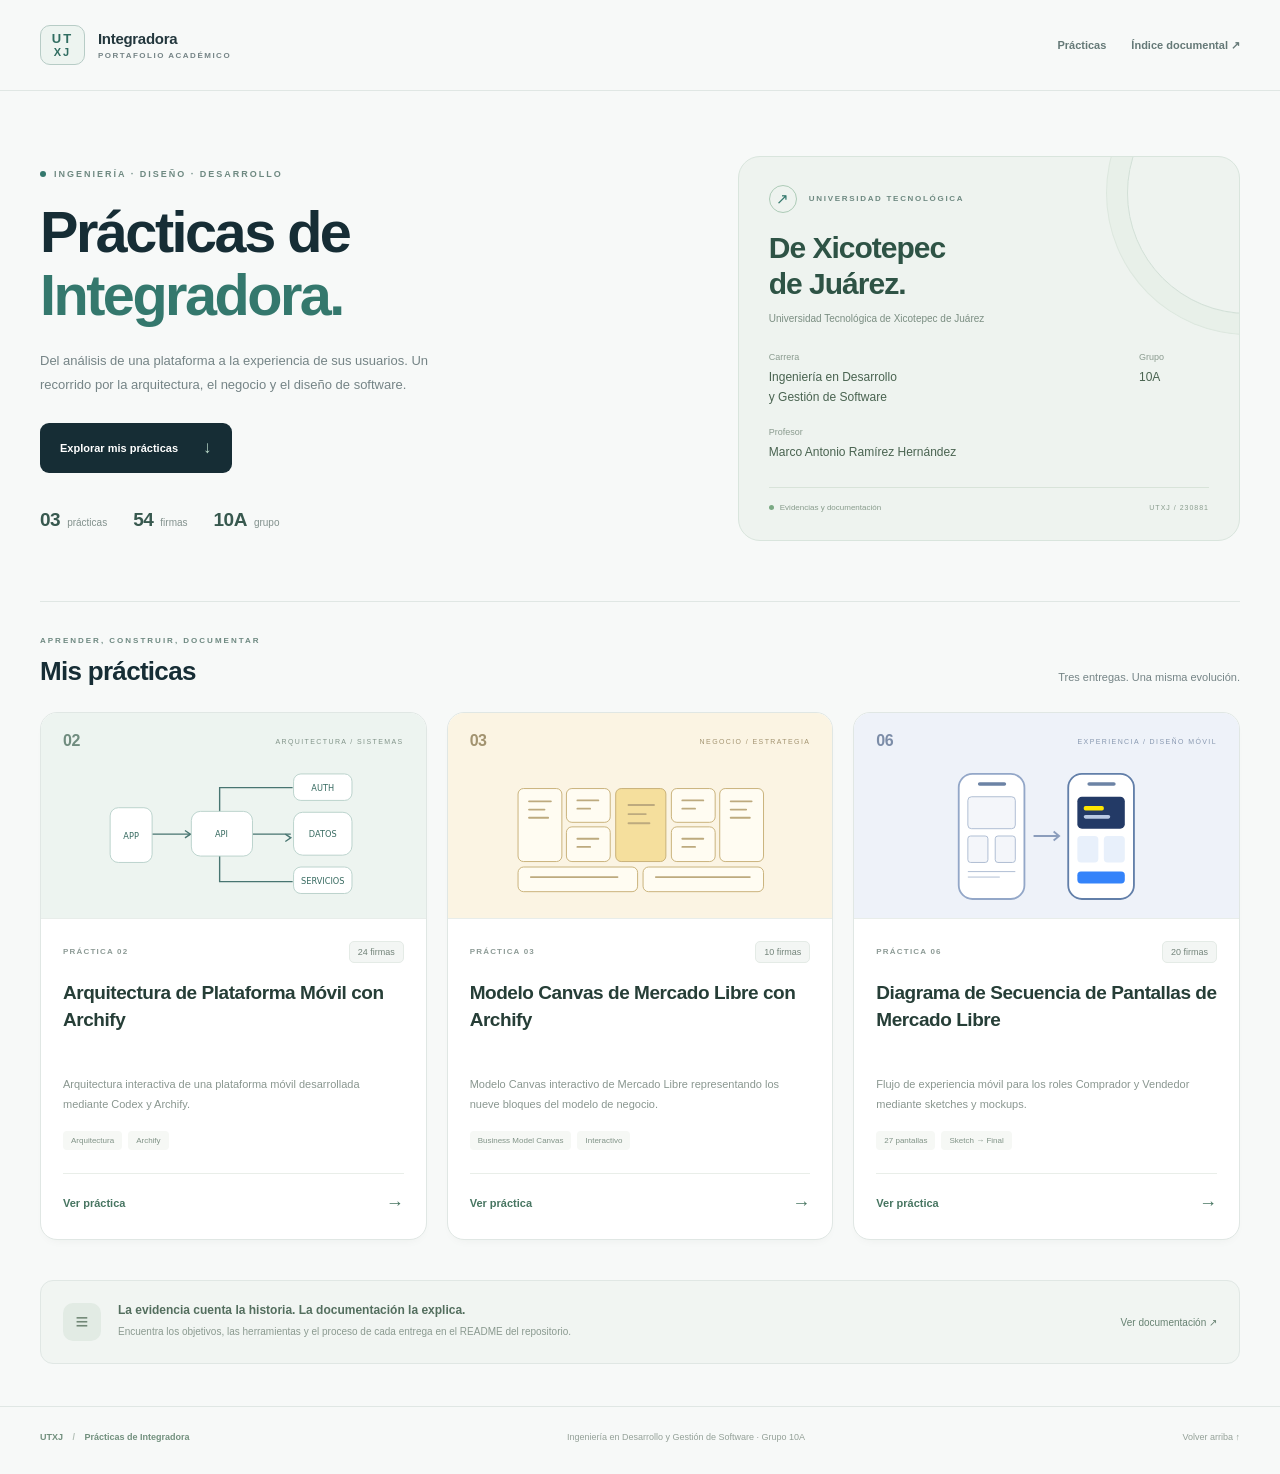
<file: index.html>
<!doctype html>
<html lang="es">
<head>
  <meta charset="UTF-8">
  <meta name="viewport" content="width=device-width, initial-scale=1">
  <meta name="theme-color" content="#162d35">
  <meta name="description" content="Portafolio académico de prácticas de Integradora: arquitectura móvil, modelo Canvas y experiencia de usuario. UTXJ · Grupo 10A.">
  <title>Prácticas de Integradora · UTXJ</title>
  <link rel="stylesheet" href="./styles.css">
</head>
<body>
  <a class="skip-link" href="#practicas">Ir a las prácticas</a>
  <header class="topbar">
    <a class="identity" href="./"><span class="monogram">UT<span>XJ</span></span><span>Integradora<small>PORTAFOLIO ACADÉMICO</small></span></a>
    <nav aria-label="Navegación principal"><a href="#practicas">Prácticas</a><a href="./README.md">Índice documental ↗</a></nav>
  </header>
  <main>
    <section class="hero" aria-labelledby="page-title">
      <div class="hero-copy"><p class="eyebrow"><span></span> INGENIERÍA · DISEÑO · DESARROLLO</p><h1 id="page-title">Prácticas de<br><em>Integradora.</em></h1><p class="hero-description">Del análisis de una plataforma a la experiencia de sus usuarios. Un recorrido por la arquitectura, el negocio y el diseño de software.</p><a class="primary-link" href="#practicas">Explorar mis prácticas <span>↓</span></a><div class="hero-counts"><span><strong>03</strong> prácticas</span><span><strong>54</strong> firmas</span><span><strong>10A</strong> grupo</span></div></div>
      <aside class="academic-card" aria-label="Información académica"><div class="academic-heading"><span class="academic-symbol" aria-hidden="true">↗</span><span class="eyebrow">UNIVERSIDAD TECNOLÓGICA</span></div><h2>De Xicotepec<br>de Juárez.</h2><p class="university-name">Universidad Tecnológica de Xicotepec de Juárez</p><dl><div><dt>Carrera</dt><dd>Ingeniería en Desarrollo<br>y Gestión de Software</dd></div><div><dt>Grupo</dt><dd>10A</dd></div><div><dt>Profesor</dt><dd>Marco Antonio Ramírez Hernández</dd></div></dl><div class="academic-bottom"><span class="status-dot"></span> Evidencias y documentación <span>UTXJ / 230881</span></div></aside>
    </section>
    <section id="practicas" class="practices" aria-labelledby="practices-title">
      <div class="section-heading"><div><p class="eyebrow">APRENDER, CONSTRUIR, DOCUMENTAR</p><h2 id="practices-title">Mis prácticas</h2></div><p>Tres entregas. Una misma evolución.</p></div>
      <div class="practice-grid">
        <article class="practice-card">
          <div class="card-art architecture"><span class="card-number">02</span><span class="art-label">ARQUITECTURA / SISTEMAS</span><svg viewBox="0 0 330 160" aria-hidden="true"><g stroke="#487571" stroke-width="1.5" fill="none"><path d="M76 78h42m67 0h43M150 101v29h80M150 55V27h80"/><path d="m112 74 6 4-6 4m110-4 6 4-6 4"/></g><g fill="#fff" stroke="#b7d0ca"><rect x="30" y="49" width="46" height="60" rx="9"/><rect x="119" y="53" width="67" height="49" rx="10"/><rect x="231" y="54" width="64" height="47" rx="10"/><rect x="231" y="12" width="64" height="29" rx="8"/><rect x="231" y="114" width="64" height="29" rx="8"/></g><g fill="#386b61" font-family="system-ui,sans-serif" font-size="9" text-anchor="middle"><text x="53" y="83">APP</text><text x="152" y="81">API</text><text x="263" y="81">DATOS</text><text x="263" y="31">AUTH</text><text x="263" y="133">SERVICIOS</text></g></svg></div>
          <div class="card-body"><div class="card-meta"><span>PRÁCTICA 02</span><span class="signature-badge">24 firmas</span></div><h3>Arquitectura de Plataforma Móvil con Archify</h3><p>Arquitectura interactiva de una plataforma móvil desarrollada mediante Codex y Archify.</p><div class="card-tags"><span>Arquitectura</span><span>Archify</span></div><a class="practice-link" href="./Practica02/">Ver práctica <span>→</span></a></div>
        </article>
        <article class="practice-card">
          <div class="card-art canvas"><span class="card-number">03</span><span class="art-label">NEGOCIO / ESTRATEGIA</span><svg viewBox="0 0 330 160" aria-hidden="true"><g stroke="#c5ad73" fill="#fffcf2"><rect x="31" y="28" width="48" height="80" rx="6"/><rect x="84" y="28" width="48" height="37" rx="6"/><rect x="84" y="70" width="48" height="38" rx="6"/><rect x="138" y="28" width="55" height="80" rx="6" fill="#f5df9d"/><rect x="199" y="28" width="48" height="37" rx="6"/><rect x="199" y="70" width="48" height="38" rx="6"/><rect x="252" y="28" width="48" height="80" rx="6"/><rect x="31" y="114" width="131" height="27" rx="6"/><rect x="168" y="114" width="132" height="27" rx="6"/></g><g stroke="#bdaa7e" stroke-width="2" stroke-linecap="round"><path d="M43 42h24m-24 9h17m-17 9h21M96 41h23m-23 9h14M96 83h23m-23 9h14M152 46h28m-28 10h19m-19 10h23M211 41h23m-23 9h14M211 83h23m-23 9h14M264 42h23m-23 9h17m-17 9h21M45 125h95M182 125h103"/></g></svg></div>
          <div class="card-body"><div class="card-meta"><span>PRÁCTICA 03</span><span class="signature-badge">10 firmas</span></div><h3>Modelo Canvas de Mercado Libre con Archify</h3><p>Modelo Canvas interactivo de Mercado Libre representando los nueve bloques del modelo de negocio.</p><div class="card-tags"><span>Business Model Canvas</span><span>Interactivo</span></div><a class="practice-link" href="./Practica03/">Ver práctica <span>→</span></a></div>
        </article>
        <article class="practice-card">
          <div class="card-art ux"><span class="card-number">06</span><span class="art-label">EXPERIENCIA / DISEÑO MÓVIL</span><svg viewBox="0 0 330 160" aria-hidden="true"><rect x="69" y="12" width="72" height="137" rx="15" fill="#fff" stroke="#93a7c8" stroke-width="2"/><rect x="189" y="12" width="72" height="137" rx="15" fill="#fff" stroke="#627fa9" stroke-width="2"/><path d="M151 80h28m-6-5 6 5-6 5" fill="none" stroke="#8b9dbc" stroke-width="2"/><path d="M92 23h27M212 23h27" stroke="#6c83a5" stroke-width="4" stroke-linecap="round"/><g stroke="#aab9d0" fill="#f4f6fa"><rect x="79" y="37" width="52" height="35" rx="4"/><rect x="79" y="80" width="22" height="29" rx="3"/><rect x="109" y="80" width="22" height="29" rx="3"/><path d="M79 119h52M79 125h35"/></g><rect x="199" y="37" width="52" height="35" rx="5" fill="#233a66"/><rect x="206" y="47" width="22" height="5" rx="2" fill="#ffe600"/><rect x="206" y="57" width="29" height="4" rx="2" fill="#b9c9e3"/><rect x="199" y="80" width="23" height="29" rx="4" fill="#e8f0fb"/><rect x="228" y="80" width="23" height="29" rx="4" fill="#e8f0fb"/><rect x="199" y="119" width="52" height="13" rx="4" fill="#3483fa"/></svg></div>
          <div class="card-body"><div class="card-meta"><span>PRÁCTICA 06</span><span class="signature-badge">20 firmas</span></div><h3>Diagrama de Secuencia de Pantallas de Mercado Libre</h3><p>Flujo de experiencia móvil para los roles Comprador y Vendedor mediante sketches y mockups.</p><div class="card-tags"><span>27 pantallas</span><span>Sketch → Final</span></div><a class="practice-link" href="./Practica06/">Ver práctica <span>→</span></a></div>
        </article>
      </div>
    </section>
    <aside class="documentation-note"><span class="note-symbol" aria-hidden="true">≡</span><div><h2>La evidencia cuenta la historia. La documentación la explica.</h2><p>Encuentra los objetivos, las herramientas y el proceso de cada entrega en el README del repositorio.</p></div><a href="./README.md">Ver documentación ↗</a></aside>
  </main>
  <footer><span>UTXJ <span class="footer-divider">/</span> Prácticas de Integradora</span><p>Ingeniería en Desarrollo y Gestión de Software · Grupo 10A</p><a href="#page-title">Volver arriba ↑</a></footer>
</body>
</html>
</file>
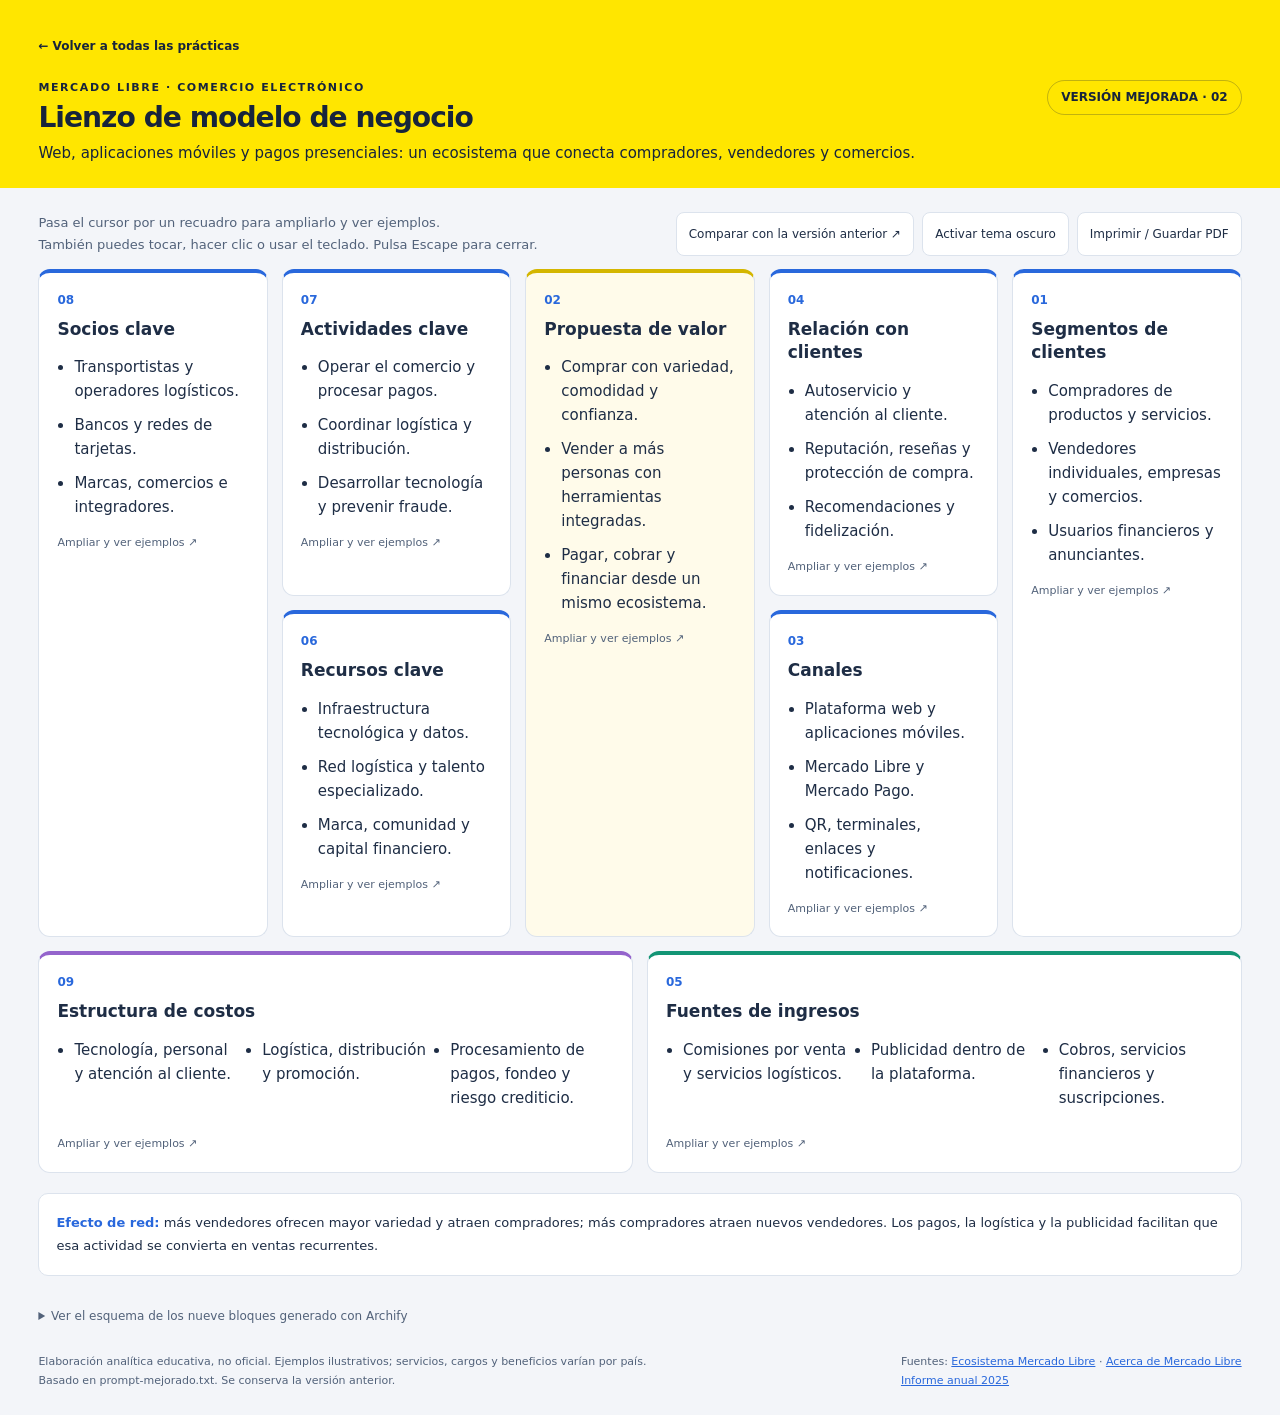
<file: Practica03/index.html>
<!doctype html>
<html lang="es"><head><meta charset="utf-8"><meta name="viewport" content="width=device-width,initial-scale=1"><title>Mercado Libre · Lienzo de modelo de negocio mejorado</title>
<style>
:root{color-scheme:light;--fondo:#f3f5f9;--tarjeta:#fff;--texto:#1e2d45;--suave:#52627a;--borde:#dce3ed;--amarillo:#ffe600;--azul:#2968dc;--valor:#fffbea;--sombra:0 18px 60px #17243b26}*{box-sizing:border-box}body{margin:0;background:var(--fondo);color:var(--texto);font:15px/1.5 system-ui,sans-serif}body.oscuro{color-scheme:dark;--fondo:#101827;--tarjeta:#192539;--texto:#edf2fa;--suave:#b6c4d8;--borde:#34465f;--valor:#36321b;--sombra:0 18px 60px #0008}header{background:var(--amarillo);color:#17243b;padding:20px 3vw 18px}.cabecera{display:flex;justify-content:space-between;align-items:center;gap:20px}.etiqueta{font-size:11px;font-weight:750;letter-spacing:1.6px;margin:0 0 5px}h1{font-size:clamp(23px,2.2vw,36px);letter-spacing:-1px;line-height:1.15;margin:0}header p{margin:8px 0 0}.version{border:1px solid #17243b44;border-radius:99px;padding:7px 13px;white-space:nowrap;font-size:12px;font-weight:700}main{padding:18px 3vw 22px;max-width:2100px;margin:auto}.herramientas{display:flex;align-items:center;justify-content:space-between;gap:16px;margin-bottom:16px}.ayuda{color:var(--suave);margin:0;font-size:13px}.acciones{display:flex;gap:8px;flex-wrap:wrap}button,.enlace{font:inherit;font-size:12px;border:1px solid var(--borde);background:var(--tarjeta);color:var(--texto);border-radius:8px;padding:8px 12px;cursor:pointer;text-decoration:none}button:hover,.enlace:hover{border-color:var(--azul)}:focus-visible{outline:3px solid var(--azul);outline-offset:4px}.lienzo{display:grid;grid-template-columns:repeat(10,minmax(0,1fr));grid-template-rows:auto auto auto;gap:12px;isolation:isolate}.bloque{position:relative;min-width:0;background:var(--tarjeta);border:1px solid var(--borde);border-top:4px solid var(--azul);border-radius:12px;padding:15px;cursor:pointer;transition:box-shadow .18s,transform .18s}.bloque:hover,.bloque:focus-visible{box-shadow:0 5px 20px #17243b15}.numero{font-size:11px;font-weight:800;color:var(--azul);margin-bottom:8px}.bloque h2{font-size:17px;line-height:1.25;margin:0 0 12px}.bloque ul{padding-left:17px;margin:0}.bloque li{margin-bottom:9px}.ver{display:block;color:var(--suave);font-size:11px;margin-top:12px}.socios{grid-area:1/1/3/3}.actividades{grid-area:1/3/2/5}.recursos{grid-area:2/3/3/5}.valor{grid-area:1/5/3/7;background:var(--valor);border-top-color:#d4b600}.relacion{grid-area:1/7/2/9}.canales{grid-area:2/7/3/9}.segmentos{grid-area:1/9/3/11}.costos{grid-area:3/1/4/6;border-top-color:#9464cc}.ingresos{grid-area:3/6/4/11;border-top-color:#139575}.costos ul,.ingresos ul{display:flex;gap:24px}.costos li,.ingresos li{flex:1}.red{margin:16px 0;padding:13px 16px;border-radius:10px;background:var(--tarjeta);border:1px solid var(--borde);font-size:13px}.red strong{color:var(--azul)}footer{font-size:11px;color:var(--suave);display:flex;gap:20px;justify-content:space-between}footer p{margin:0}a{color:var(--azul)}details{margin:12px 0}summary{cursor:pointer;font-size:12px;color:var(--suave)}.mapa{padding:15px;background:var(--tarjeta);border:1px solid var(--borde);border-radius:12px;margin-top:10px}.mapa svg{width:100%;height:auto;max-height:650px}.mapa .node-bg,.mapa rect{fill:var(--tarjeta);stroke:var(--azul)}.mapa text{fill:var(--texto)}.mapa .node-icon{display:none}.mapa p{font-size:12px;color:var(--suave)}
.ampliacion{position:fixed;z-index:100;width:440px;max-width:calc(100vw - 24px);max-height:calc(100dvh - 24px);overflow:auto;background:var(--tarjeta);border:2px solid var(--azul);border-radius:15px;box-shadow:var(--sombra);padding:22px;transform-origin:var(--origen,center);animation:crecer .18s ease-out}.ampliacion[hidden]{display:none}.ampliacion h2{font-size:23px;line-height:1.2;margin:0 38px 14px 0}.ampliacion h3{font-size:11px;letter-spacing:1px;text-transform:uppercase;color:var(--azul);margin:20px 0 10px}.ampliacion ul{padding-left:18px;margin:0}.ampliacion li{margin-bottom:10px}.ampliacion .cerrar{position:absolute;top:13px;right:13px;font-size:19px;padding:2px 9px}.clave{border-top:1px solid var(--borde);margin:18px 0 0;padding-top:14px;font-size:13px;color:var(--suave)}.impresion{display:none}@keyframes crecer{from{opacity:0;transform:scale(.93)}to{opacity:1;transform:scale(1)}}@media(prefers-reduced-motion:reduce){*,*::before,*::after{animation:none!important;transition:none!important}}@media(min-width:1800px){body{font-size:17px}.bloque{padding:22px}.bloque h2{font-size:20px}.bloque li{margin-bottom:16px}}@media(max-width:1100px){.lienzo{grid-template-columns:repeat(2,minmax(0,1fr))}.bloque{grid-area:auto}.valor{grid-column:1/-1}.herramientas{align-items:flex-start;flex-direction:column}.costos ul,.ingresos ul{display:block}.version{display:none}footer{display:block}}@media(max-width:600px){.lienzo{display:flex;flex-direction:column}.cabecera{display:block}main{padding:15px}.ampliacion{font-size:14px;padding:18px}.ampliacion h2{font-size:20px}}@media print{@page{size:A3 landscape;margin:10mm}.acciones,.ayuda,.ver,.ampliacion,details{display:none!important}body,body.oscuro{--fondo:white;--tarjeta:white;--texto:#17243b;--suave:#52627a;--borde:#dce3ed;--valor:#fffbea;font-size:11px}.lienzo{display:grid;grid-template-columns:repeat(10,minmax(0,1fr))}.bloque{padding:10px;break-inside:avoid}.socios{grid-area:1/1/3/3}.actividades{grid-area:1/3/2/5}.recursos{grid-area:2/3/3/5}.valor{grid-area:1/5/3/7}.relacion{grid-area:1/7/2/9}.canales{grid-area:2/7/3/9}.segmentos{grid-area:1/9/3/11}.costos{grid-area:3/1/4/6}.ingresos{grid-area:3/6/4/11}.bloque h2{font-size:14px}.impresion{display:block;font-size:10px}.impresion h3{font-size:11px}.costos ul,.ingresos ul{display:block}header{padding:12px}main{padding:10px}.herramientas{display:none}*{-webkit-print-color-adjust:exact;print-color-adjust:exact}}
@media screen and (min-width:1101px){header{padding:14px 3vw}main{padding-top:12px}.bloque{padding:13px}.bloque>.numero{float:left;line-height:21px;margin-right:8px}.bloque h2{margin-bottom:10px}.bloque li{margin-bottom:6px}.bloque>.ver{display:none}.red{margin:10px 0;padding:10px 14px}.herramientas{margin-bottom:12px}}

/* Ajustes de presentación. Los nueve bloques y sus datos se conservan. */
header{padding:24px clamp(16px,3vw,40px);max-width:100%}
.volver-practicas{display:inline-flex;align-items:center;min-height:44px;margin:0 0 12px;color:#17243b;font-size:12px;font-weight:650;text-decoration:none}
.volver-practicas:hover{text-decoration:underline}
.cabecera{flex-wrap:wrap;align-items:flex-start}.cabecera>div{min-width:0;flex:1}
.version{white-space:normal;text-align:center;max-width:100%;line-height:1.6}
main{max-width:1600px;padding:24px clamp(14px,3vw,40px);width:100%}
.herramientas{flex-wrap:wrap;align-items:flex-start;gap:16px}
.ayuda{flex:1 1 260px;min-width:0;font-size:13px;line-height:1.7}
.acciones{max-width:100%;gap:8px;align-items:stretch}
.acciones button,.acciones .enlace{min-height:44px;max-width:100%;white-space:normal;display:inline-flex;align-items:center;justify-content:center;text-align:center}
.lienzo{gap:14px}
.bloque{padding:18px;min-height:0;overflow-wrap:anywhere;font-size:15px;line-height:1.6}
.bloque h2{font-size:17px;line-height:1.4;margin-bottom:14px}
.bloque>.numero{float:none;line-height:1.5;margin:0 0 9px}
.bloque>.ver{display:block;line-height:1.7;margin-top:15px;font-size:11px}
.bloque li{margin-bottom:10px}
.bloque .numero{font-size:12px}
.costos li,.ingresos li{min-width:0}
.red{margin:20px 0;padding:17px;line-height:1.8;overflow-wrap:anywhere}
footer{flex-wrap:wrap;gap:15px;line-height:1.8}
footer>p{max-width:100%;overflow-wrap:anywhere}
details summary{padding:10px 0;min-height:44px;line-height:1.7}
.mapa{max-width:100%;overflow:auto}
.mapa svg{min-width:760px;max-height:none}
.mapa p{line-height:1.8}
.ampliacion{overscroll-behavior:contain;scrollbar-gutter:stable;line-height:1.7;padding:24px;max-height:calc(100dvh - 24px)}
.ampliacion h2{margin-right:54px;overflow-wrap:anywhere}
.ampliacion .cerrar{display:grid;place-items:center;width:44px;height:44px;padding:0;top:10px;right:10px}
.ampliacion .numero{padding-right:45px}
.ampliacion li,.ampliacion .clave{overflow-wrap:anywhere}
@media screen and (min-width:980px) and (max-width:1100px){
 .lienzo{grid-template-columns:repeat(10,minmax(0,1fr));gap:10px}
 .socios{grid-area:1/1/3/3}.actividades{grid-area:1/3/2/5}.recursos{grid-area:2/3/3/5}.valor{grid-area:1/5/3/7}.relacion{grid-area:1/7/2/9}.canales{grid-area:2/7/3/9}.segmentos{grid-area:1/9/3/11}.costos{grid-area:3/1/4/6}.ingresos{grid-area:3/6/4/11}
 .bloque{padding:13px;font-size:14px}.bloque h2{font-size:16px}
 .costos ul,.ingresos ul{display:block}
 .ayuda{flex:none}
}
@media screen and (max-width:979px){
 .lienzo{display:grid;grid-template-columns:repeat(2,minmax(0,1fr));grid-template-rows:none}
 .bloque{grid-area:auto}.valor{grid-column:1/-1}
 .costos ul,.ingresos ul{display:block}
 .herramientas{flex-direction:column}.ayuda{flex:none}
 .version{display:inline-block}
}
@media screen and (max-width:600px){
 header{padding:20px 16px}.cabecera{display:flex;gap:15px;flex-direction:column}
 h1{font-size:27px;letter-spacing:-.7px}.etiqueta{font-size:10px;letter-spacing:1.2px}
 header>p{font-size:14px;line-height:1.8}
 .version{font-size:10px;padding:6px 10px}
 main{padding:18px 14px}
 .lienzo{grid-template-columns:minmax(0,1fr);gap:15px}
 .bloque{grid-area:auto;padding:20px;font-size:15px}.bloque h2{font-size:19px}
 .acciones{width:100%}.acciones .enlace{flex:1 1 100%;justify-content:flex-start}.acciones button{flex:1}
 .ampliacion{padding:20px;font-size:15px}.ampliacion h2{font-size:21px}
 footer{display:flex;flex-direction:column;align-items:flex-start}
}
@media print{
 .volver-practicas{display:none}.mapa svg{min-width:0}
 .bloque{padding:10px;font-size:11px}.bloque h2{font-size:14px}.bloque>.ver{display:none}
 main{max-width:none;padding:10px}.lienzo{gap:10px}
}

</style></head><body><header><a class="volver-practicas" href="../">← Volver a todas las prácticas</a><div class="cabecera"><div><p class="etiqueta">MERCADO LIBRE · COMERCIO ELECTRÓNICO</p><h1>Lienzo de modelo de negocio</h1></div><span class="version">VERSIÓN MEJORADA · 02</span></div><p>Web, aplicaciones móviles y pagos presenciales: un ecosistema que conecta compradores, vendedores y comercios.</p></header><main><div class="herramientas"><p class="ayuda">Pasa el cursor por un recuadro para ampliarlo y ver ejemplos.<br>También puedes tocar, hacer clic o usar el teclado. Pulsa Escape para cerrar.</p><nav class="acciones" aria-label="Opciones del lienzo"><a class="enlace" href="./canvas/mercado-libre-canvas.html" target="_blank" rel="noopener">Comparar con la versión anterior ↗</a><button id="tema" type="button" aria-pressed="false">Activar tema oscuro</button><button id="imprimir" type="button">Imprimir / Guardar PDF</button></nav></div><section class="lienzo" aria-label="Los nueve bloques del modelo de negocio">
<article class="bloque socios" id="socios" tabindex="0" role="button" aria-expanded="false" aria-controls="ampliacion" aria-label="Ampliar Socios clave"><div class="numero">08</div><h2>Socios clave</h2><ul><li>Transportistas y operadores logísticos.</li><li>Bancos y redes de tarjetas.</li><li>Marcas, comercios e integradores.</li></ul><span class="ver">Ampliar y ver ejemplos ↗</span><div class="impresion"><h3>Ejemplos</h3><ul><li>Transportistas externos complementan la distribución y la entrega de última milla.</li><li>Comercios asociados funcionan como puntos de entrega o recepción, donde el servicio está disponible.</li><li>Bancos, redes de tarjetas e integradores permiten procesar cobros y conectar sistemas de los vendedores.</li></ul></div></article>
<article class="bloque actividades" id="actividades" tabindex="0" role="button" aria-expanded="false" aria-controls="ampliacion" aria-label="Ampliar Actividades clave"><div class="numero">07</div><h2>Actividades clave</h2><ul><li>Operar el comercio y procesar pagos.</li><li>Coordinar logística y distribución.</li><li>Desarrollar tecnología y prevenir fraude.</li></ul><span class="ver">Ampliar y ver ejemplos ↗</span><div class="impresion"><h3>Ejemplos</h3><ul><li>Publicar productos, ordenar resultados de búsqueda y gestionar pedidos.</li><li>Mercado Envíos coordina almacenamiento, preparación y seguimiento de entregas.</li><li>Evaluar riesgos de operaciones y crédito; gestionar campañas de publicidad dentro de la plataforma.</li></ul></div></article>
<article class="bloque recursos" id="recursos" tabindex="0" role="button" aria-expanded="false" aria-controls="ampliacion" aria-label="Ampliar Recursos clave"><div class="numero">06</div><h2>Recursos clave</h2><ul><li>Infraestructura tecnológica y datos.</li><li>Red logística y talento especializado.</li><li>Marca, comunidad y capital financiero.</li></ul><span class="ver">Ampliar y ver ejemplos ↗</span><div class="impresion"><h3>Ejemplos</h3><ul><li>Servidores, aplicaciones y algoritmos sostienen búsquedas, recomendaciones y transacciones.</li><li>Centros de distribución y sistemas de inventario permiten preparar pedidos.</li><li>Equipos de desarrollo, atención y riesgo; capital para financiar operaciones de crédito.</li></ul></div></article>
<article class="bloque valor" id="valor" tabindex="0" role="button" aria-expanded="false" aria-controls="ampliacion" aria-label="Ampliar Propuesta de valor"><div class="numero">02</div><h2>Propuesta de valor</h2><ul><li>Comprar con variedad, comodidad y confianza.</li><li>Vender a más personas con herramientas integradas.</li><li>Pagar, cobrar y financiar desde un mismo ecosistema.</li></ul><span class="ver">Ampliar y ver ejemplos ↗</span><div class="impresion"><h3>Ejemplos</h3><ul><li>Un comprador compara precios, consulta reseñas, paga y sigue su envío desde la aplicación.</li><li>Un vendedor individual accede a clientes sin construir una tienda digital propia.</li><li>Una empresa combina Mercado Pago, Mercado Envíos y Mercado Ads para cobrar, entregar y promocionar sus productos.</li></ul></div></article>
<article class="bloque relacion" id="relacion" tabindex="0" role="button" aria-expanded="false" aria-controls="ampliacion" aria-label="Ampliar Relación con clientes"><div class="numero">04</div><h2>Relación con clientes</h2><ul><li>Autoservicio y atención al cliente.</li><li>Reputación, reseñas y protección de compra.</li><li>Recomendaciones y fidelización.</li></ul><span class="ver">Ampliar y ver ejemplos ↗</span><div class="impresion"><h3>Ejemplos</h3><ul><li>El comprador consulta ayuda y gestiona una devolución o un reclamo desde su cuenta.</li><li>La reputación de los vendedores y las opiniones de productos ayudan a decidir una compra.</li><li>Recomendaciones personalizadas y beneficios de Meli+ favorecen el uso recurrente.</li></ul></div></article>
<article class="bloque canales" id="canales" tabindex="0" role="button" aria-expanded="false" aria-controls="ampliacion" aria-label="Ampliar Canales"><div class="numero">03</div><h2>Canales</h2><ul><li>Plataforma web y aplicaciones móviles.</li><li>Mercado Libre y Mercado Pago.</li><li>QR, terminales, enlaces y notificaciones.</li></ul><span class="ver">Ampliar y ver ejemplos ↗</span><div class="impresion"><h3>Ejemplos</h3><ul><li>Una persona busca desde la web y consulta el seguimiento desde la aplicación móvil.</li><li>Un comercio físico cobra con QR o terminal de Mercado Pago, según el país.</li><li>Notificaciones y correos informan sobre compras, pagos y entregas.</li></ul></div></article>
<article class="bloque segmentos" id="segmentos" tabindex="0" role="button" aria-expanded="false" aria-controls="ampliacion" aria-label="Ampliar Segmentos de clientes"><div class="numero">01</div><h2>Segmentos de clientes</h2><ul><li>Compradores de productos y servicios.</li><li>Vendedores individuales, empresas y comercios.</li><li>Usuarios financieros y anunciantes.</li></ul><span class="ver">Ampliar y ver ejemplos ↗</span><div class="impresion"><h3>Ejemplos</h3><ul><li>Un comprador particular adquiere un teléfono o artículos para el hogar.</li><li>Un vendedor individual ofrece productos; una pyme o marca administra un catálogo más amplio.</li><li>Un comercio cobra con Mercado Pago; una marca paga publicidad para dar visibilidad a sus publicaciones.</li></ul></div></article>
<article class="bloque costos" id="costos" tabindex="0" role="button" aria-expanded="false" aria-controls="ampliacion" aria-label="Ampliar Estructura de costos"><div class="numero">09</div><h2>Estructura de costos</h2><ul><li>Tecnología, personal y atención al cliente.</li><li>Logística, distribución y promoción.</li><li>Procesamiento de pagos, fondeo y riesgo crediticio.</li></ul><span class="ver">Ampliar y ver ejemplos ↗</span><div class="impresion"><h3>Ejemplos</h3><ul><li>Mantener infraestructura tecnológica, ciberseguridad y equipos de desarrollo.</li><li>Operar centros de distribución, transportar paquetes y gestionar devoluciones.</li><li>Pagar campañas e incentivos; cubrir procesamiento financiero, pérdidas de crédito y cumplimiento normativo.</li></ul></div></article>
<article class="bloque ingresos" id="ingresos" tabindex="0" role="button" aria-expanded="false" aria-controls="ampliacion" aria-label="Ampliar Fuentes de ingresos"><div class="numero">05</div><h2>Fuentes de ingresos</h2><ul><li>Comisiones por venta y servicios logísticos.</li><li>Publicidad dentro de la plataforma.</li><li>Cobros, servicios financieros y suscripciones.</li></ul><span class="ver">Ampliar y ver ejemplos ↗</span><div class="impresion"><h3>Ejemplos</h3><ul><li>Una venta genera una comisión según categoría, modalidad y país; ciertos servicios logísticos generan cargos.</li><li>Un vendedor o marca contrata anuncios mediante Mercado Ads.</li><li>Mercado Pago obtiene ingresos por determinados cobros; el crédito genera intereses y comisiones. Meli+ aporta suscripciones.</li></ul></div></article>
</section><p class="red"><strong>Efecto de red:</strong> más vendedores ofrecen mayor variedad y atraen compradores; más compradores atraen nuevos vendedores. Los pagos, la logística y la publicidad facilitan que esa actividad se convierta en ventas recurrentes.</p><details id="vista-archify"><summary>Ver el esquema de los nueve bloques generado con Archify</summary><div class="mapa" role="img" aria-label="Esquema tradicional del lienzo de Mercado Libre"><svg viewBox="0 0 1292 690" role="img" lang="en" aria-labelledby="archify-diagram-title archify-diagram-description" data-preset="classic" data-quality-profile="showcase">
        
        
        <!-- Definitions -->
        <defs>
          <marker id="arrowhead" markerWidth="10" markerHeight="7" refX="9" refY="3.5" orient="auto">
            <polygon points="0 0, 10 3.5, 0 7" class="m-default" />
          </marker>
          <marker id="arrowhead-emphasis" markerWidth="10" markerHeight="7" refX="9" refY="3.5" orient="auto">
            <polygon points="0 0, 10 3.5, 0 7" class="m-emphasis" />
          </marker>
          <marker id="arrowhead-security" markerWidth="10" markerHeight="7" refX="9" refY="3.5" orient="auto">
            <polygon points="0 0, 10 3.5, 0 7" class="m-security" />
          </marker>
          <marker id="arrowhead-dashed" markerWidth="10" markerHeight="7" refX="9" refY="3.5" orient="auto">
            <polygon points="0 0, 10 3.5, 0 7" class="m-dashed" />
          </marker>
          <pattern id="grid" width="40" height="40" patternUnits="userSpaceOnUse">
            <path d="M 40 0 L 0 0 0 40" class="c-grid" stroke-width="0.5"/>
          </pattern>
        </defs>

        <!-- Background Grid -->
        <rect width="100%" height="100%" fill="url(#grid)" />

        <!-- Boundaries (behind everything) -->


        <!-- Connection paths (before components for correct z-order) -->


        <!-- Components -->
        <g id="node-socios" data-node-id="socios" data-node-label="8. Socios clave" tabindex="0" role="button" aria-label="Focus 8. Socios clave, Logística · banca · integradores, Architecture component" aria-pressed="false" data-node-kind="backend" data-node-sublabel="Logística · banca · integradores" data-node-context="Architecture component">
          
          <rect x="17" y="20" width="221" height="440" rx="6" class="c-mask"/>
          <rect x="17" y="20" width="221" height="440" rx="6" class="c-backend" stroke-width="1.5"/>
          <g aria-hidden="true" data-semantic-sigil="backend" class="semantic-sigil s-backend" transform="translate(23 26) scale(0.6875)">
            <path d="M6 3 3 8l3 5M10 3l3 5-3 5"/>
          </g>
          <text data-node-label="" data-detail-anchor="" x="127.5" y="238" class="t-primary" font-size="11" font-weight="600" text-anchor="middle">8. Socios clave</text>
        <text data-detail="context" x="127.5" y="254" class="t-muted" font-size="9" text-anchor="middle">Logística · banca · integradores</text>
        </g>

        <g id="node-actividades" data-node-id="actividades" data-node-label="7. Actividades clave" tabindex="0" role="button" aria-label="Focus 7. Actividades clave, Comercio · pagos · envíos · crédito, Architecture component" aria-pressed="false" data-node-kind="backend" data-node-sublabel="Comercio · pagos · envíos · crédito" data-node-context="Architecture component">
          
          <rect x="255" y="20" width="229.5" height="210" rx="6" class="c-mask"/>
          <rect x="255" y="20" width="229.5" height="210" rx="6" class="c-backend" stroke-width="1.5"/>
          <g aria-hidden="true" data-semantic-sigil="backend" class="semantic-sigil s-backend" transform="translate(261 26) scale(0.6875)">
            <path d="M6 3 3 8l3 5M10 3l3 5-3 5"/>
          </g>
          <text data-node-label="" data-detail-anchor="" x="369.75" y="123" class="t-primary" font-size="11" font-weight="600" text-anchor="middle">7. Actividades clave</text>
        <text data-detail="context" x="369.75" y="139" class="t-muted" font-size="9" text-anchor="middle">Comercio · pagos · envíos · crédito</text>
        </g>

        <g id="node-recursos" data-node-id="recursos" data-node-label="6. Recursos clave" tabindex="0" role="button" aria-label="Focus 6. Recursos clave, Tecnología · datos · logística · capital, Architecture component" aria-pressed="false" data-node-kind="backend" data-node-sublabel="Tecnología · datos · logística · capital" data-node-context="Architecture component">
          
          <rect x="255" y="250" width="229.5" height="210" rx="6" class="c-mask"/>
          <rect x="255" y="250" width="229.5" height="210" rx="6" class="c-backend" stroke-width="1.5"/>
          <g aria-hidden="true" data-semantic-sigil="backend" class="semantic-sigil s-backend" transform="translate(261 256) scale(0.6875)">
            <path d="M6 3 3 8l3 5M10 3l3 5-3 5"/>
          </g>
          <text data-node-label="" data-detail-anchor="" x="369.75" y="353" class="t-primary" font-size="11" font-weight="600" text-anchor="middle">6. Recursos clave</text>
        <text data-detail="context" x="369.75" y="369" class="t-muted" font-size="9" text-anchor="middle">Tecnología · datos · logística · capital</text>
        </g>

        <g id="node-valor" data-node-id="valor" data-node-label="2. Propuesta de valor" tabindex="0" role="button" aria-label="Focus 2. Propuesta de valor, Comprar, vender y pagar con confianza, Architecture component" aria-pressed="false" data-node-kind="backend" data-node-sublabel="Comprar, vender y pagar con confianza" data-node-context="Architecture component">
          
          <rect x="501.5" y="20" width="263.5" height="440" rx="6" class="c-mask"/>
          <rect x="501.5" y="20" width="263.5" height="440" rx="6" class="c-backend" stroke-width="1.5"/>
          <g aria-hidden="true" data-semantic-sigil="backend" class="semantic-sigil s-backend" transform="translate(507.5 26) scale(0.6875)">
            <path d="M6 3 3 8l3 5M10 3l3 5-3 5"/>
          </g>
          <text data-node-label="" data-detail-anchor="" x="633.25" y="238" class="t-primary" font-size="11" font-weight="600" text-anchor="middle">2. Propuesta de valor</text>
        <text data-detail="context" x="633.25" y="254" class="t-muted" font-size="9" text-anchor="middle">Comprar, vender y pagar con confianza</text>
        </g>

        <g id="node-relacion" data-node-id="relacion" data-node-label="4. Relación con clientes" tabindex="0" role="button" aria-label="Focus 4. Relación con clientes, Autoservicio · reputación · fidelización, Architecture component" aria-pressed="false" data-node-kind="backend" data-node-sublabel="Autoservicio · reputación · fidelización" data-node-context="Architecture component">
          
          <rect x="782" y="20" width="238" height="210" rx="6" class="c-mask"/>
          <rect x="782" y="20" width="238" height="210" rx="6" class="c-backend" stroke-width="1.5"/>
          <g aria-hidden="true" data-semantic-sigil="backend" class="semantic-sigil s-backend" transform="translate(788 26) scale(0.6875)">
            <path d="M6 3 3 8l3 5M10 3l3 5-3 5"/>
          </g>
          <text data-node-label="" data-detail-anchor="" x="901" y="123" class="t-primary" font-size="11" font-weight="600" text-anchor="middle">4. Relación con clientes</text>
        <text data-detail="context" x="901" y="139" class="t-muted" font-size="9" text-anchor="middle">Autoservicio · reputación · fidelización</text>
        </g>

        <g id="node-canales" data-node-id="canales" data-node-label="3. Canales" tabindex="0" role="button" aria-label="Focus 3. Canales, Web · aplicaciones · QR · terminales, Architecture component" aria-pressed="false" data-node-kind="backend" data-node-sublabel="Web · aplicaciones · QR · terminales" data-node-context="Architecture component">
          
          <rect x="782" y="250" width="238" height="210" rx="6" class="c-mask"/>
          <rect x="782" y="250" width="238" height="210" rx="6" class="c-backend" stroke-width="1.5"/>
          <g aria-hidden="true" data-semantic-sigil="backend" class="semantic-sigil s-backend" transform="translate(788 256) scale(0.6875)">
            <path d="M6 3 3 8l3 5M10 3l3 5-3 5"/>
          </g>
          <text data-node-label="" data-detail-anchor="" x="901" y="353" class="t-primary" font-size="11" font-weight="600" text-anchor="middle">3. Canales</text>
        <text data-detail="context" x="901" y="369" class="t-muted" font-size="9" text-anchor="middle">Web · aplicaciones · QR · terminales</text>
        </g>

        <g id="node-segmentos" data-node-id="segmentos" data-node-label="1. Segmentos de clientes" tabindex="0" role="button" aria-label="Focus 1. Segmentos de clientes, Compradores · vendedores · comercios, Architecture component" aria-pressed="false" data-node-kind="backend" data-node-sublabel="Compradores · vendedores · comercios" data-node-context="Architecture component">
          
          <rect x="1037" y="20" width="238" height="440" rx="6" class="c-mask"/>
          <rect x="1037" y="20" width="238" height="440" rx="6" class="c-backend" stroke-width="1.5"/>
          <g aria-hidden="true" data-semantic-sigil="backend" class="semantic-sigil s-backend" transform="translate(1043 26) scale(0.6875)">
            <path d="M6 3 3 8l3 5M10 3l3 5-3 5"/>
          </g>
          <text data-node-label="" data-detail-anchor="" x="1156" y="238" class="t-primary" font-size="11" font-weight="600" text-anchor="middle">1. Segmentos de clientes</text>
        <text data-detail="context" x="1156" y="254" class="t-muted" font-size="9" text-anchor="middle">Compradores · vendedores · comercios</text>
        </g>

        <g id="node-costos" data-node-id="costos" data-node-label="9. Estructura de costos" tabindex="0" role="button" aria-label="Focus 9. Estructura de costos, Tecnología · logística · promoción · pagos · fondeo, Architecture component" aria-pressed="false" data-node-kind="backend" data-node-sublabel="Tecnología · logística · promoción · pagos · fondeo" data-node-context="Architecture component">
          
          <rect x="17" y="480" width="620.5" height="180" rx="6" class="c-mask"/>
          <rect x="17" y="480" width="620.5" height="180" rx="6" class="c-backend" stroke-width="1.5"/>
          <g aria-hidden="true" data-semantic-sigil="backend" class="semantic-sigil s-backend" transform="translate(23 486) scale(0.6875)">
            <path d="M6 3 3 8l3 5M10 3l3 5-3 5"/>
          </g>
          <text data-node-label="" data-detail-anchor="" x="327.25" y="568" class="t-primary" font-size="11" font-weight="600" text-anchor="middle">9. Estructura de costos</text>
        <text data-detail="context" x="327.25" y="584" class="t-muted" font-size="9" text-anchor="middle">Tecnología · logística · promoción · pagos · fondeo</text>
        </g>

        <g id="node-ingresos" data-node-id="ingresos" data-node-label="5. Fuentes de ingresos" tabindex="0" role="button" aria-label="Focus 5. Fuentes de ingresos, Comisiones · publicidad · crédito · suscripciones · ventas propias, Architecture component" aria-pressed="false" data-node-kind="backend" data-node-sublabel="Comisiones · publicidad · crédito · suscripciones · ventas propias" data-node-context="Architecture component">
          
          <rect x="654.5" y="480" width="620.5" height="180" rx="6" class="c-mask"/>
          <rect x="654.5" y="480" width="620.5" height="180" rx="6" class="c-backend" stroke-width="1.5"/>
          <g aria-hidden="true" data-semantic-sigil="backend" class="semantic-sigil s-backend" transform="translate(660.5 486) scale(0.6875)">
            <path d="M6 3 3 8l3 5M10 3l3 5-3 5"/>
          </g>
          <text data-node-label="" data-detail-anchor="" x="964.75" y="568" class="t-primary" font-size="11" font-weight="600" text-anchor="middle">5. Fuentes de ingresos</text>
        <text data-detail="context" x="964.75" y="584" class="t-muted" font-size="9" text-anchor="middle">Comisiones · publicidad · crédito · suscripciones · ventas propias</text>
        </g>

        <!-- Connection labels -->


        <!-- Boundary labels (foreground masks keep routes out of titles) -->


        <!-- Legend -->

      </svg><p>Esquema generado y validado con Archify. La vista principal amplía cada bloque con ejemplos e interacción en español.</p></div></details><footer><p>Elaboración analítica educativa, no oficial. Ejemplos ilustrativos; servicios, cargos y beneficios varían por país.<br>Basado en prompt-mejorado.txt. Se conserva la versión anterior.</p><p>Fuentes: <a href="https://www.mercadolibre.com.mx/institucional/hacemos/ecosistema-mercado-libre">Ecosistema Mercado Libre</a> · <a href="https://investor.mercadolibre.com/about-meli">Acerca de Mercado Libre</a><br><a href="https://www.sec.gov/Archives/edgar/data/1099590/000109959026000006/meli-20251231.htm">Informe anual 2025</a></p></footer></main><section id="ampliacion" class="ampliacion" role="region" aria-labelledby="titulo-ampliado" hidden></section>
<script>
const bloques=[{"id":"socios","titulo":"Socios clave","n":8,"resumen":["Transportistas y operadores logísticos.","Bancos y redes de tarjetas.","Marcas, comercios e integradores."],"ejemplos":["Transportistas externos complementan la distribución y la entrega de última milla.","Comercios asociados funcionan como puntos de entrega o recepción, donde el servicio está disponible.","Bancos, redes de tarjetas e integradores permiten procesar cobros y conectar sistemas de los vendedores."],"clave":"Las alianzas amplían la cobertura y conectan el ecosistema con la economía física."},{"id":"actividades","titulo":"Actividades clave","n":7,"resumen":["Operar el comercio y procesar pagos.","Coordinar logística y distribución.","Desarrollar tecnología y prevenir fraude."],"ejemplos":["Publicar productos, ordenar resultados de búsqueda y gestionar pedidos.","Mercado Envíos coordina almacenamiento, preparación y seguimiento de entregas.","Evaluar riesgos de operaciones y crédito; gestionar campañas de publicidad dentro de la plataforma."],"clave":"Hacer que comprar, cobrar y entregar funcione de principio a fin."},{"id":"recursos","titulo":"Recursos clave","n":6,"resumen":["Infraestructura tecnológica y datos.","Red logística y talento especializado.","Marca, comunidad y capital financiero."],"ejemplos":["Servidores, aplicaciones y algoritmos sostienen búsquedas, recomendaciones y transacciones.","Centros de distribución y sistemas de inventario permiten preparar pedidos.","Equipos de desarrollo, atención y riesgo; capital para financiar operaciones de crédito."],"clave":"Tecnología, confianza y capacidad operativa sostienen el crecimiento."},{"id":"valor","titulo":"Propuesta de valor","n":2,"resumen":["Comprar con variedad, comodidad y confianza.","Vender a más personas con herramientas integradas.","Pagar, cobrar y financiar desde un mismo ecosistema."],"ejemplos":["Un comprador compara precios, consulta reseñas, paga y sigue su envío desde la aplicación.","Un vendedor individual accede a clientes sin construir una tienda digital propia.","Una empresa combina Mercado Pago, Mercado Envíos y Mercado Ads para cobrar, entregar y promocionar sus productos."],"clave":"Reducir las dificultades de comerciar, tanto para quien compra como para quien vende."},{"id":"relacion","titulo":"Relación con clientes","n":4,"resumen":["Autoservicio y atención al cliente.","Reputación, reseñas y protección de compra.","Recomendaciones y fidelización."],"ejemplos":["El comprador consulta ayuda y gestiona una devolución o un reclamo desde su cuenta.","La reputación de los vendedores y las opiniones de productos ayudan a decidir una compra.","Recomendaciones personalizadas y beneficios de Meli+ favorecen el uso recurrente."],"clave":"La confianza se construye antes, durante y después de la transacción."},{"id":"canales","titulo":"Canales","n":3,"resumen":["Plataforma web y aplicaciones móviles.","Mercado Libre y Mercado Pago.","QR, terminales, enlaces y notificaciones."],"ejemplos":["Una persona busca desde la web y consulta el seguimiento desde la aplicación móvil.","Un comercio físico cobra con QR o terminal de Mercado Pago, según el país.","Notificaciones y correos informan sobre compras, pagos y entregas."],"clave":"Acceso digital y presencial a servicios conectados."},{"id":"segmentos","titulo":"Segmentos de clientes","n":1,"resumen":["Compradores de productos y servicios.","Vendedores individuales, empresas y comercios.","Usuarios financieros y anunciantes."],"ejemplos":["Un comprador particular adquiere un teléfono o artículos para el hogar.","Un vendedor individual ofrece productos; una pyme o marca administra un catálogo más amplio.","Un comercio cobra con Mercado Pago; una marca paga publicidad para dar visibilidad a sus publicaciones."],"clave":"Una plataforma multilateral: distintos grupos intercambian valor y se atraen entre sí."},{"id":"costos","titulo":"Estructura de costos","n":9,"resumen":["Tecnología, personal y atención al cliente.","Logística, distribución y promoción.","Procesamiento de pagos, fondeo y riesgo crediticio."],"ejemplos":["Mantener infraestructura tecnológica, ciberseguridad y equipos de desarrollo.","Operar centros de distribución, transportar paquetes y gestionar devoluciones.","Pagar campañas e incentivos; cubrir procesamiento financiero, pérdidas de crédito y cumplimiento normativo."],"clave":"El costo de servir cada operación convive con inversiones para ampliar la escala."},{"id":"ingresos","titulo":"Fuentes de ingresos","n":5,"resumen":["Comisiones por venta y servicios logísticos.","Publicidad dentro de la plataforma.","Cobros, servicios financieros y suscripciones."],"ejemplos":["Una venta genera una comisión según categoría, modalidad y país; ciertos servicios logísticos generan cargos.","Un vendedor o marca contrata anuncios mediante Mercado Ads.","Mercado Pago obtiene ingresos por determinados cobros; el crédito genera intereses y comisiones. Meli+ aporta suscripciones."],"clave":"Se monetizan transacciones, servicios y visibilidad; el dinero total vendido no equivale a ingresos de Mercado Libre."}];
const panel=document.getElementById('ampliacion');let activo=null;let descartado=null;let temporizador;let fijado=false;let suprimirFoco=false;const puntero=matchMedia('(hover: hover) and (pointer: fine)');
function situar(){
 if(!activo)return;
 const r=activo.getBoundingClientRect(),v=window.visualViewport;
 const vw=v?v.width:innerWidth,vh=v?v.height:innerHeight,ox=v?v.offsetLeft:0,oy=v?v.offsetTop:0;
 const ancho=Math.min(Math.max(r.width+90,420),vw-24);
 panel.style.width=ancho+'px';panel.style.maxHeight=(vh-24)+'px';
 const alto=panel.offsetHeight;
 panel.style.left=Math.max(ox+12,Math.min(r.left+r.width/2-ancho/2,ox+vw-ancho-12))+'px';
 panel.style.top=Math.max(oy+12,Math.min(r.top,oy+vh-alto-12))+'px';
}
function fijarPanel(){
 panel.setAttribute('role','dialog');panel.setAttribute('aria-modal','true');
 panel.querySelector('.cerrar').focus({preventScroll:true});
}
function abrir(el,fijar=false){
 clearTimeout(temporizador);
 if(activo===el&&!panel.hidden){fijado=fijado||fijar;if(fijar)fijarPanel();return;}
 if(activo)activo.setAttribute('aria-expanded','false');
 activo=el;fijado=fijar;const b=bloques.find(x=>x.id===el.id);
 el.setAttribute('aria-expanded','true');
 panel.innerHTML='<button class="cerrar" type="button" aria-label="Cerrar recuadro ampliado">×</button><div class="numero">BLOQUE '+b.n+'</div><h2 id="titulo-ampliado">'+b.titulo+'</h2><ul>'+b.resumen.map(t=>'<li>'+t+'</li>').join('')+'</ul><h3>Ejemplos concretos</h3><ul>'+b.ejemplos.map(t=>'<li>'+t+'</li>').join('')+'</ul><p class="clave">'+b.clave+'</p>';
 panel.setAttribute('role','region');panel.removeAttribute('aria-modal');
 panel.hidden=false;situar();panel.querySelector('button').onclick=()=>cerrar(true);
 if(fijar)fijarPanel();
}
function cerrar(devolver=false){clearTimeout(temporizador);const anterior=activo;if(devolver)descartado=anterior;if(anterior)anterior.setAttribute('aria-expanded','false');panel.hidden=true;panel.removeAttribute('aria-modal');panel.setAttribute('role','region');activo=null;fijado=false;if(devolver&&anterior){suprimirFoco=true;anterior.focus({preventScroll:true});suprimirFoco=false;}}
function programarCierre(){if(!fijado)temporizador=setTimeout(()=>cerrar(),140);}
document.querySelectorAll('.bloque').forEach(el=>{el.addEventListener('pointerenter',()=>{if(puntero.matches&&descartado!==el)abrir(el)});el.addEventListener('pointerleave',()=>{if(descartado===el)descartado=null;programarCierre()});el.addEventListener('focus',()=>{if(!suprimirFoco&&puntero.matches)abrir(el)});el.addEventListener('click',()=>abrir(el,true));el.addEventListener('keydown',e=>{if(e.key==='Enter'||e.key===' '){e.preventDefault();abrir(el,true);panel.querySelector('button').focus();}});});
panel.addEventListener('pointerenter',()=>clearTimeout(temporizador));panel.addEventListener('pointerleave',programarCierre);panel.addEventListener('click',()=>{fijado=true});document.addEventListener('keydown',e=>{if(e.key==='Escape')cerrar(true)});document.addEventListener('pointerdown',e=>{if(activo&&!panel.contains(e.target)&&!activo.contains(e.target))cerrar()});document.addEventListener('focusin',e=>{if(activo&&!panel.contains(e.target)&&!activo.contains(e.target))cerrar()});window.addEventListener('resize',situar);window.addEventListener('scroll',()=>{if(!fijado)cerrar();else situar()},{passive:true});document.getElementById('tema').onclick=e=>{const oscuro=document.body.classList.toggle('oscuro');e.target.textContent=oscuro?'Activar tema claro':'Activar tema oscuro';e.target.setAttribute('aria-pressed',String(oscuro))};document.getElementById('imprimir').onclick=()=>{cerrar();window.print()};
panel.addEventListener('keydown',e=>{
 if(e.key!=='Tab'||!fijado)return;
 const items=panel.querySelectorAll('button,a[href],input,select,textarea,[tabindex="0"]');
 const first=items[0],last=items[items.length-1];
 if((e.shiftKey&&document.activeElement===first)||(!e.shiftKey&&document.activeElement===last)){
  e.preventDefault();(e.shiftKey?last:first).focus();
 }
});
if(window.visualViewport)window.visualViewport.addEventListener('resize',situar);

</script></body></html>
</file>
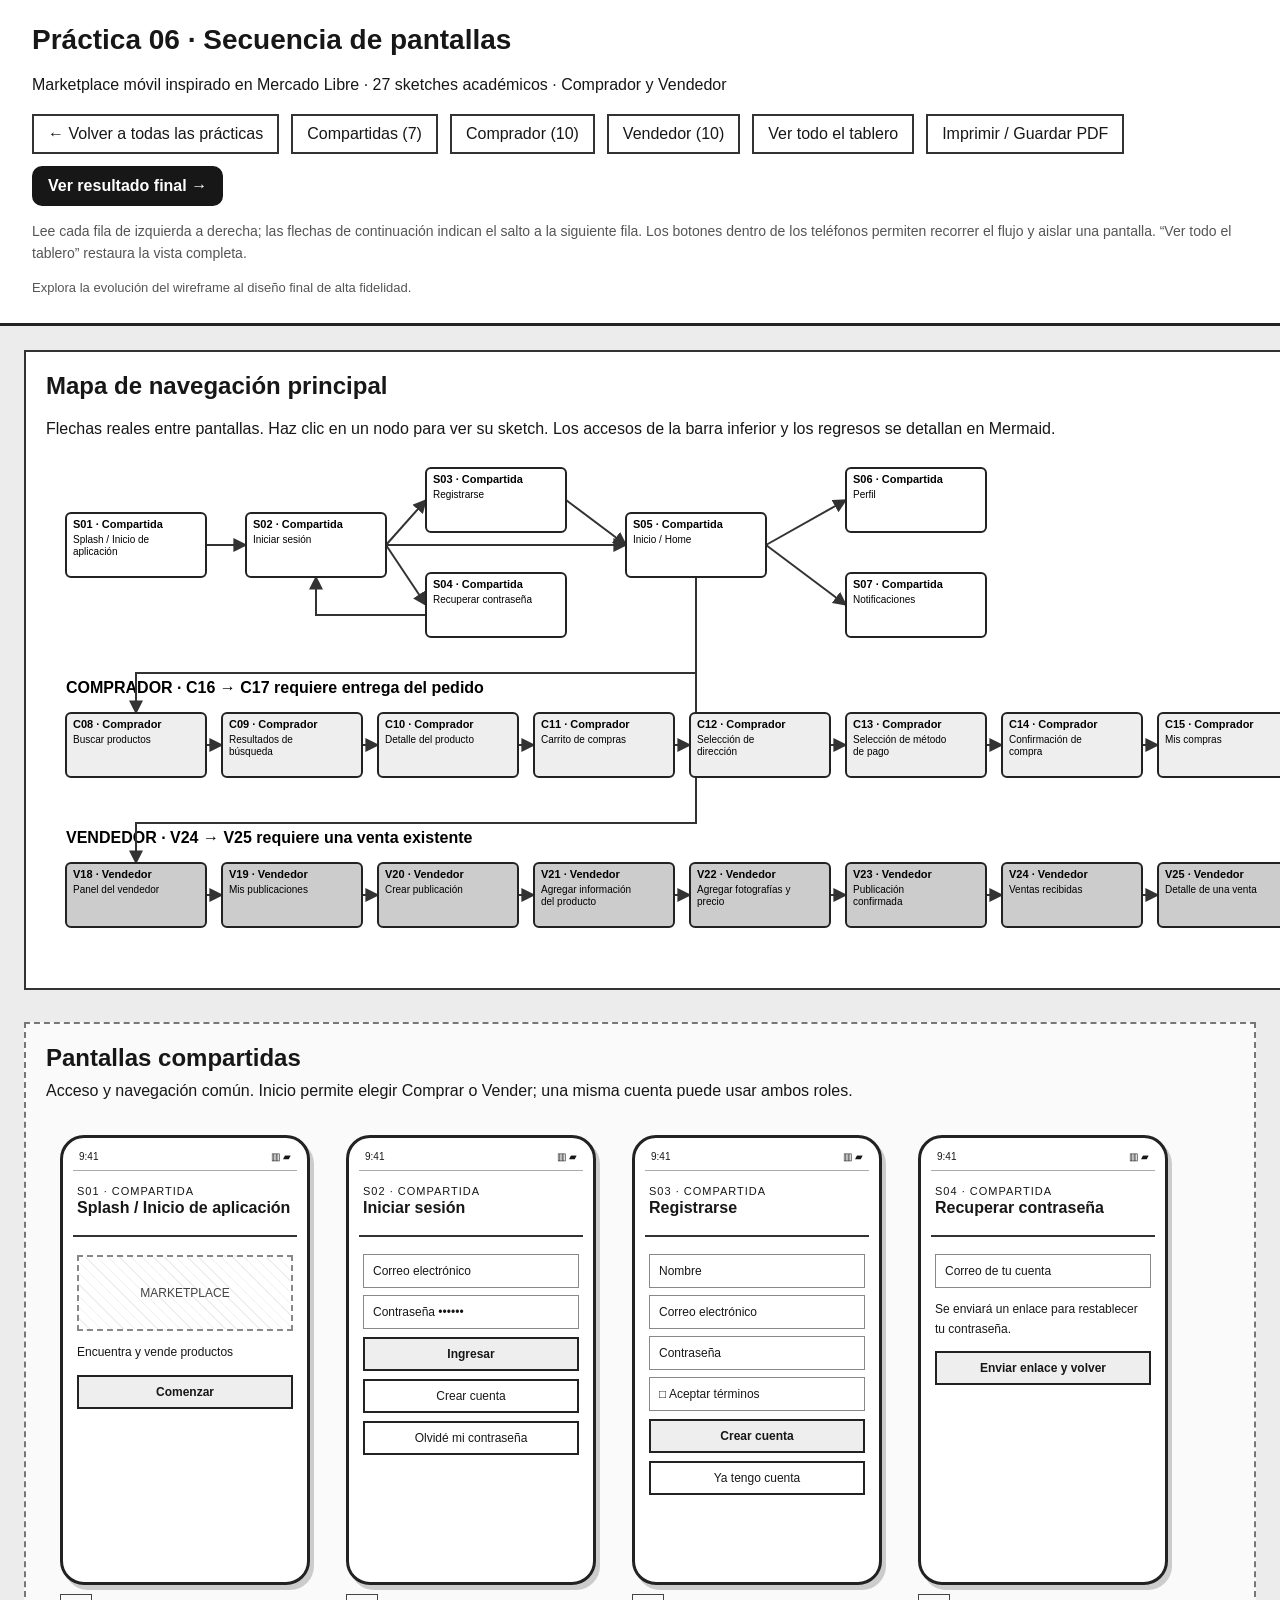
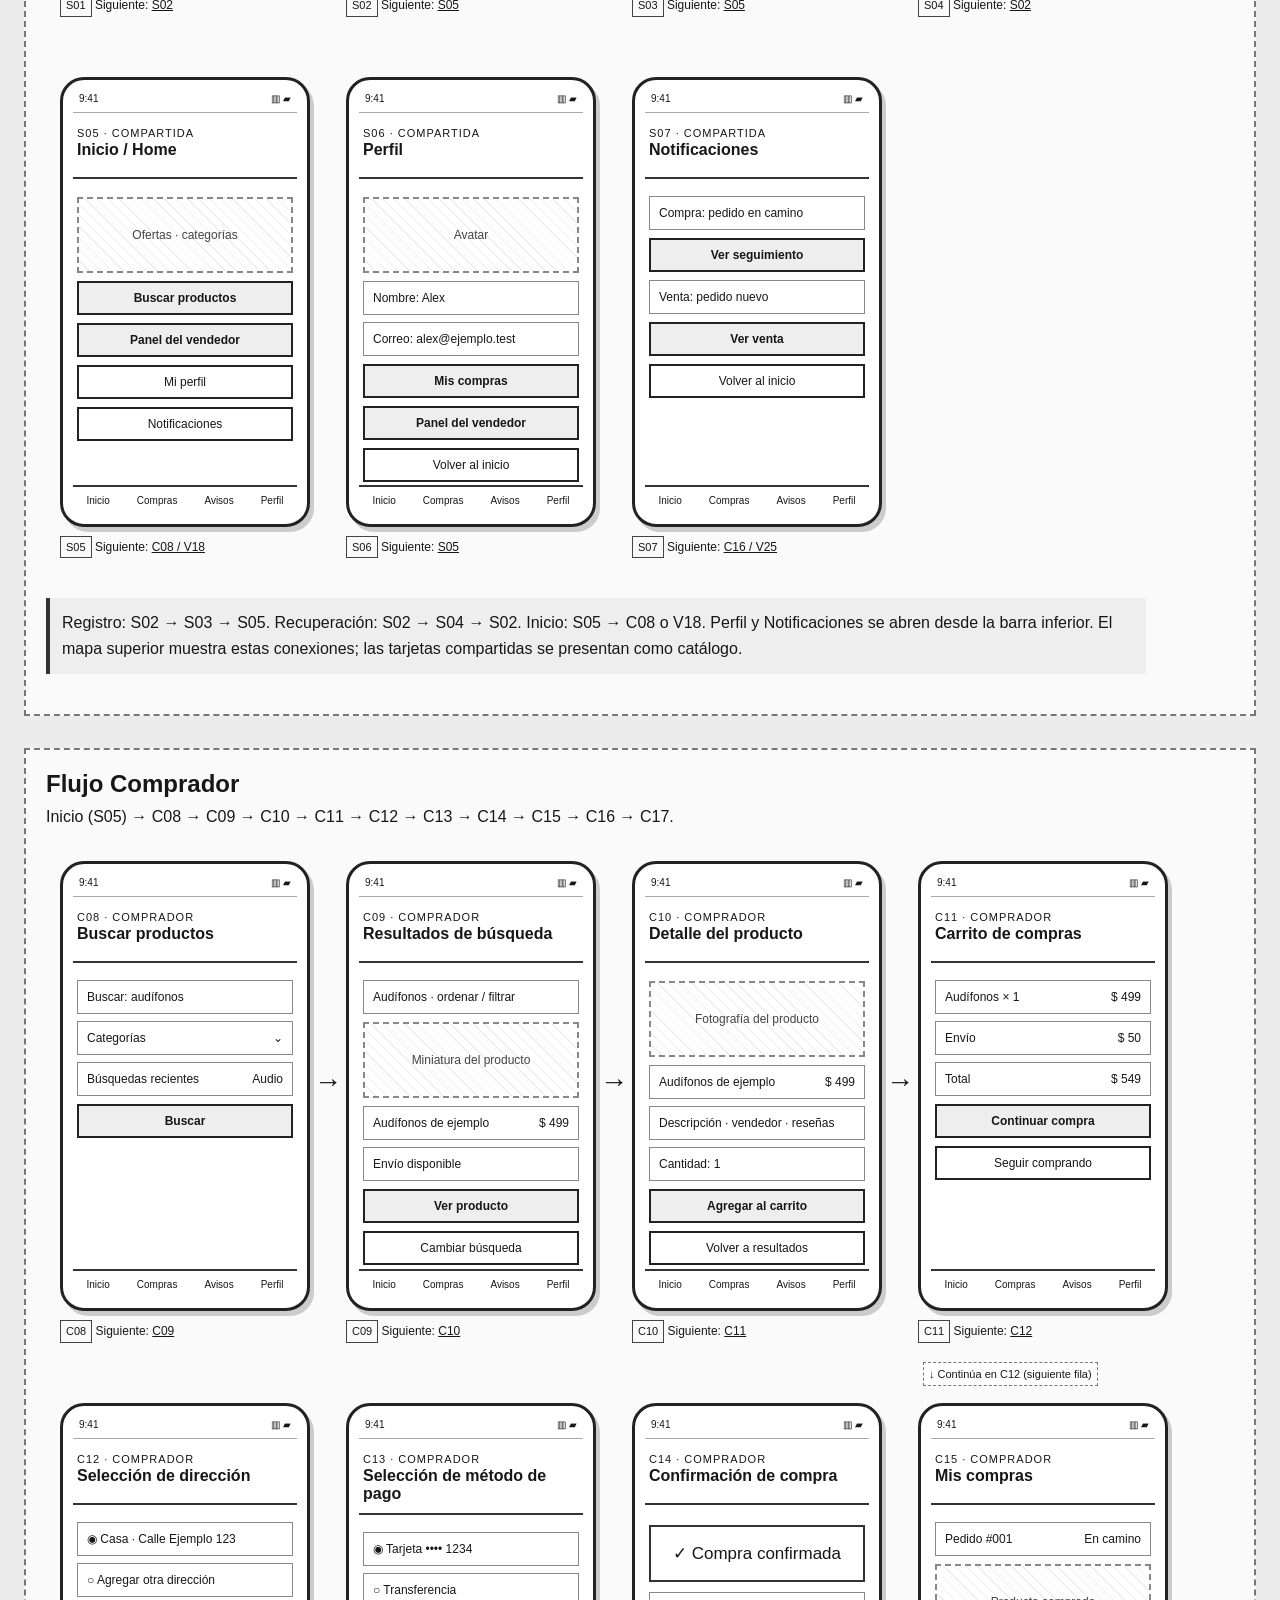
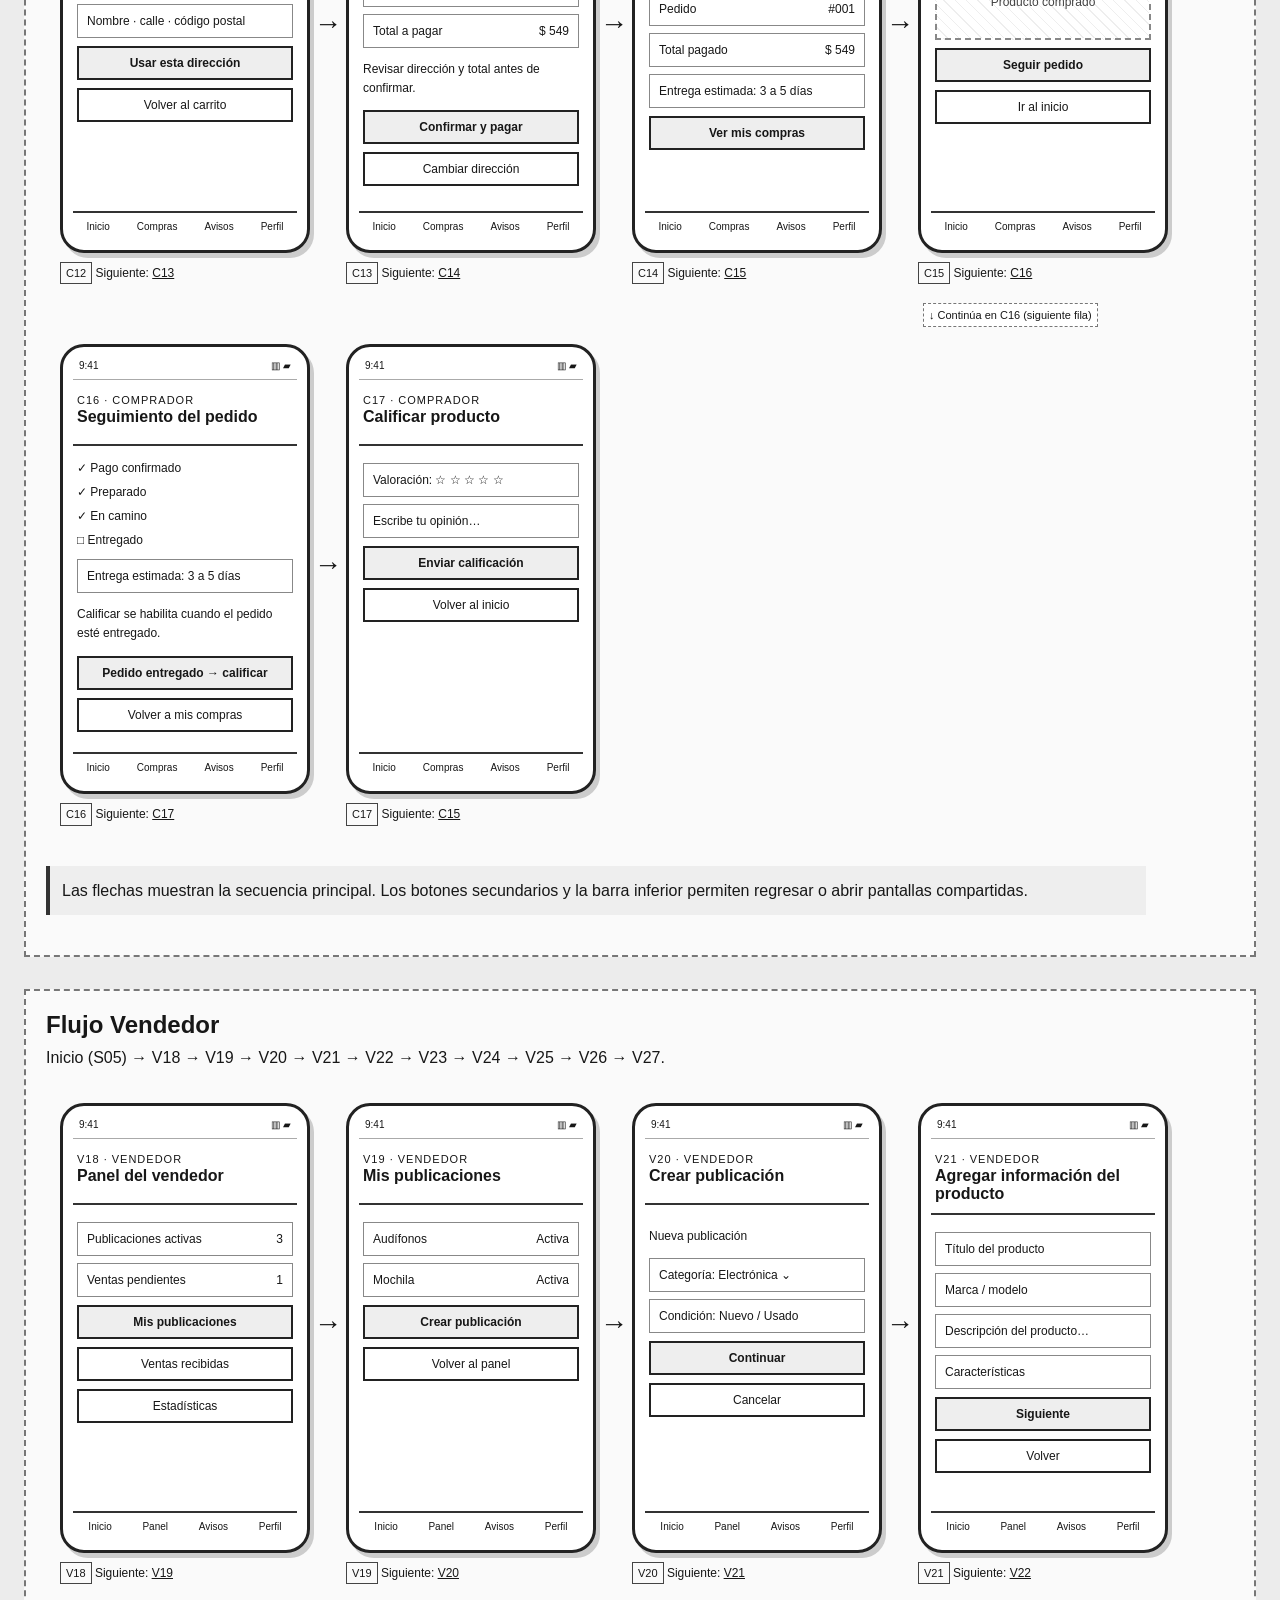
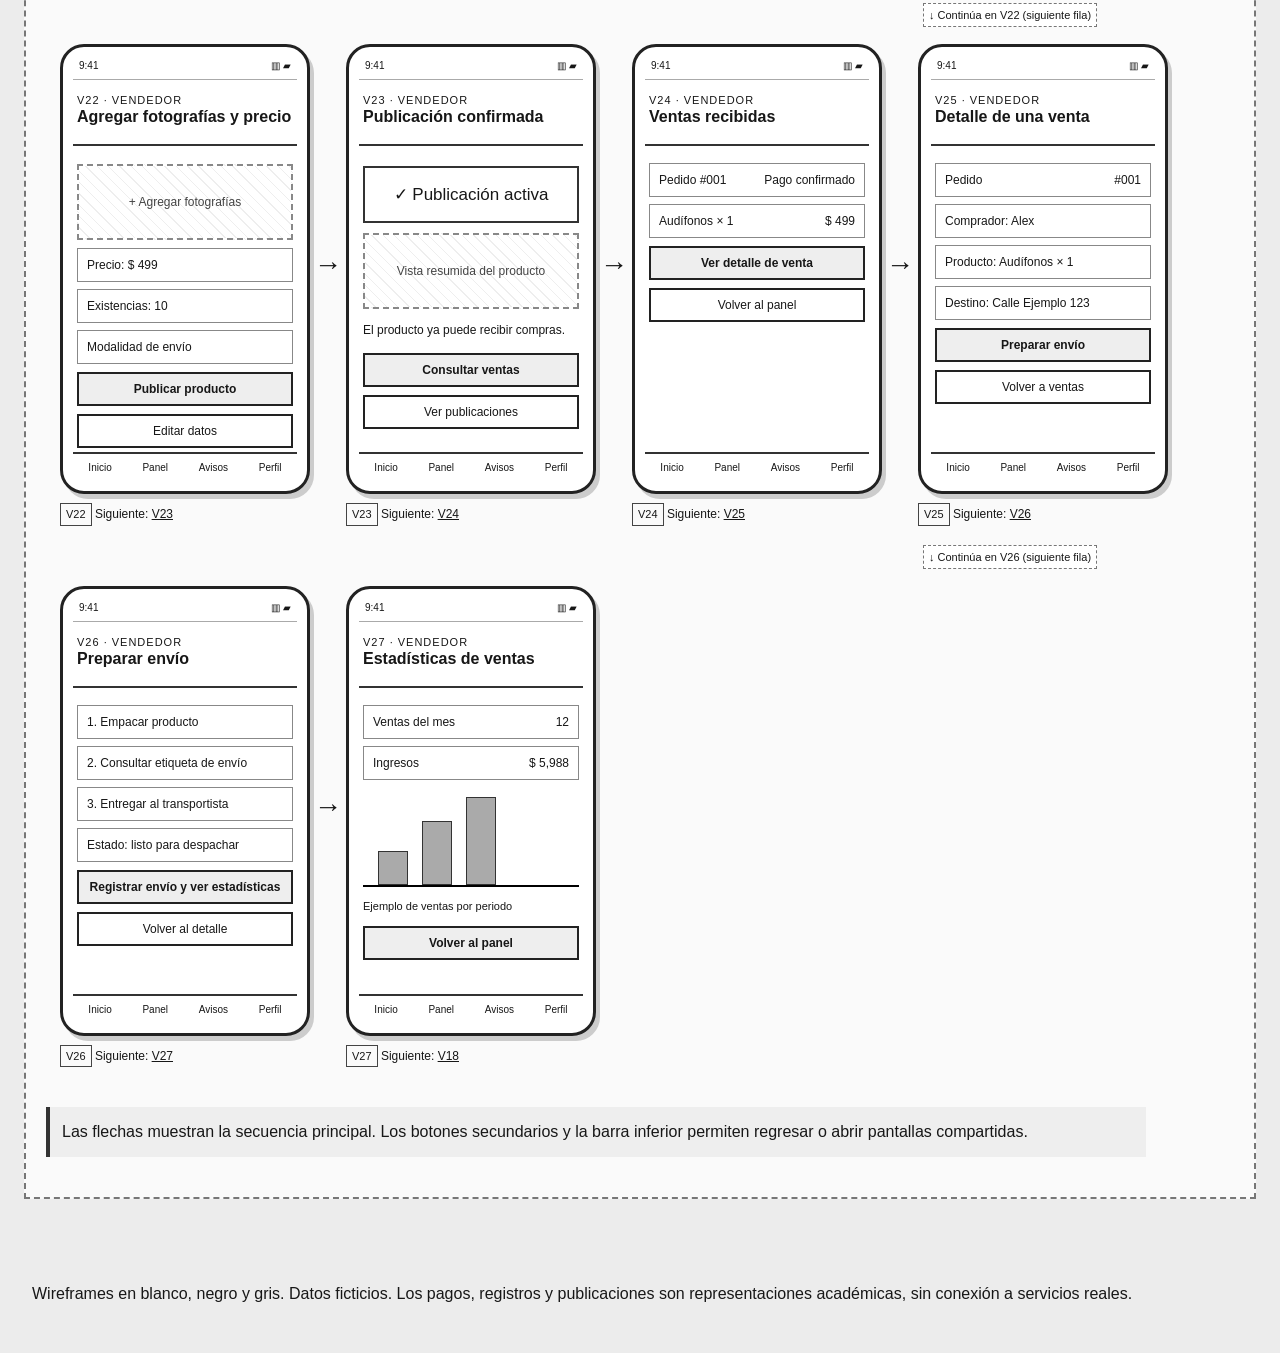
<file: Practica06/index.html>
<!doctype html>
<html lang="es">
<head><meta charset="UTF-8"><meta name="viewport" content="width=device-width, initial-scale=1"><title>Práctica 06 · Flujo de pantallas</title><link rel="stylesheet" href="./sketches/styles.css"><script src="./sketches/app.js" defer></script><style>.page .tools a.final-link{background:#171717;color:#fff;border-color:#171717;border-radius:10px;font-weight:600;transition:background .15s,transform .15s}.page .tools a.final-link:hover{background:#363636;transform:translateY(-1px)}.evolution-note{font-size:13px;color:#555;margin:13px 0 0}</style></head>
<body>
<header class="page"><h1>Práctica 06 · Secuencia de pantallas</h1><p>Marketplace móvil inspirado en Mercado Libre · 27 sketches académicos · Comprador y Vendedor</p><div class="tools"><a href="../">← Volver a todas las prácticas</a><a href="#compartidas">Compartidas (7)</a><a href="#comprador">Comprador (10)</a><a href="#vendedor">Vendedor (10)</a><button id="show-all" type="button">Ver todo el tablero</button><button id="print" type="button">Imprimir / Guardar PDF</button><a class="final-link" href="./final/">Ver resultado final →</a></div><p class="hint">Lee cada fila de izquierda a derecha; las flechas de continuación indican el salto a la siguiente fila. Los botones dentro de los teléfonos permiten recorrer el flujo y aislar una pantalla. “Ver todo el tablero” restaura la vista completa.</p><p class="evolution-note">Explora la evolución del wireframe al diseño final de alta fidelidad.</p></header>
<main class="board" id="board" aria-label="Tablero del flujo de navegación"></main>
<footer class="page"><p>Wireframes en blanco, negro y gris. Datos ficticios. Los pagos, registros y publicaciones son representaciones académicas, sin conexión a servicios reales.</p></footer>
</body></html>
</file>
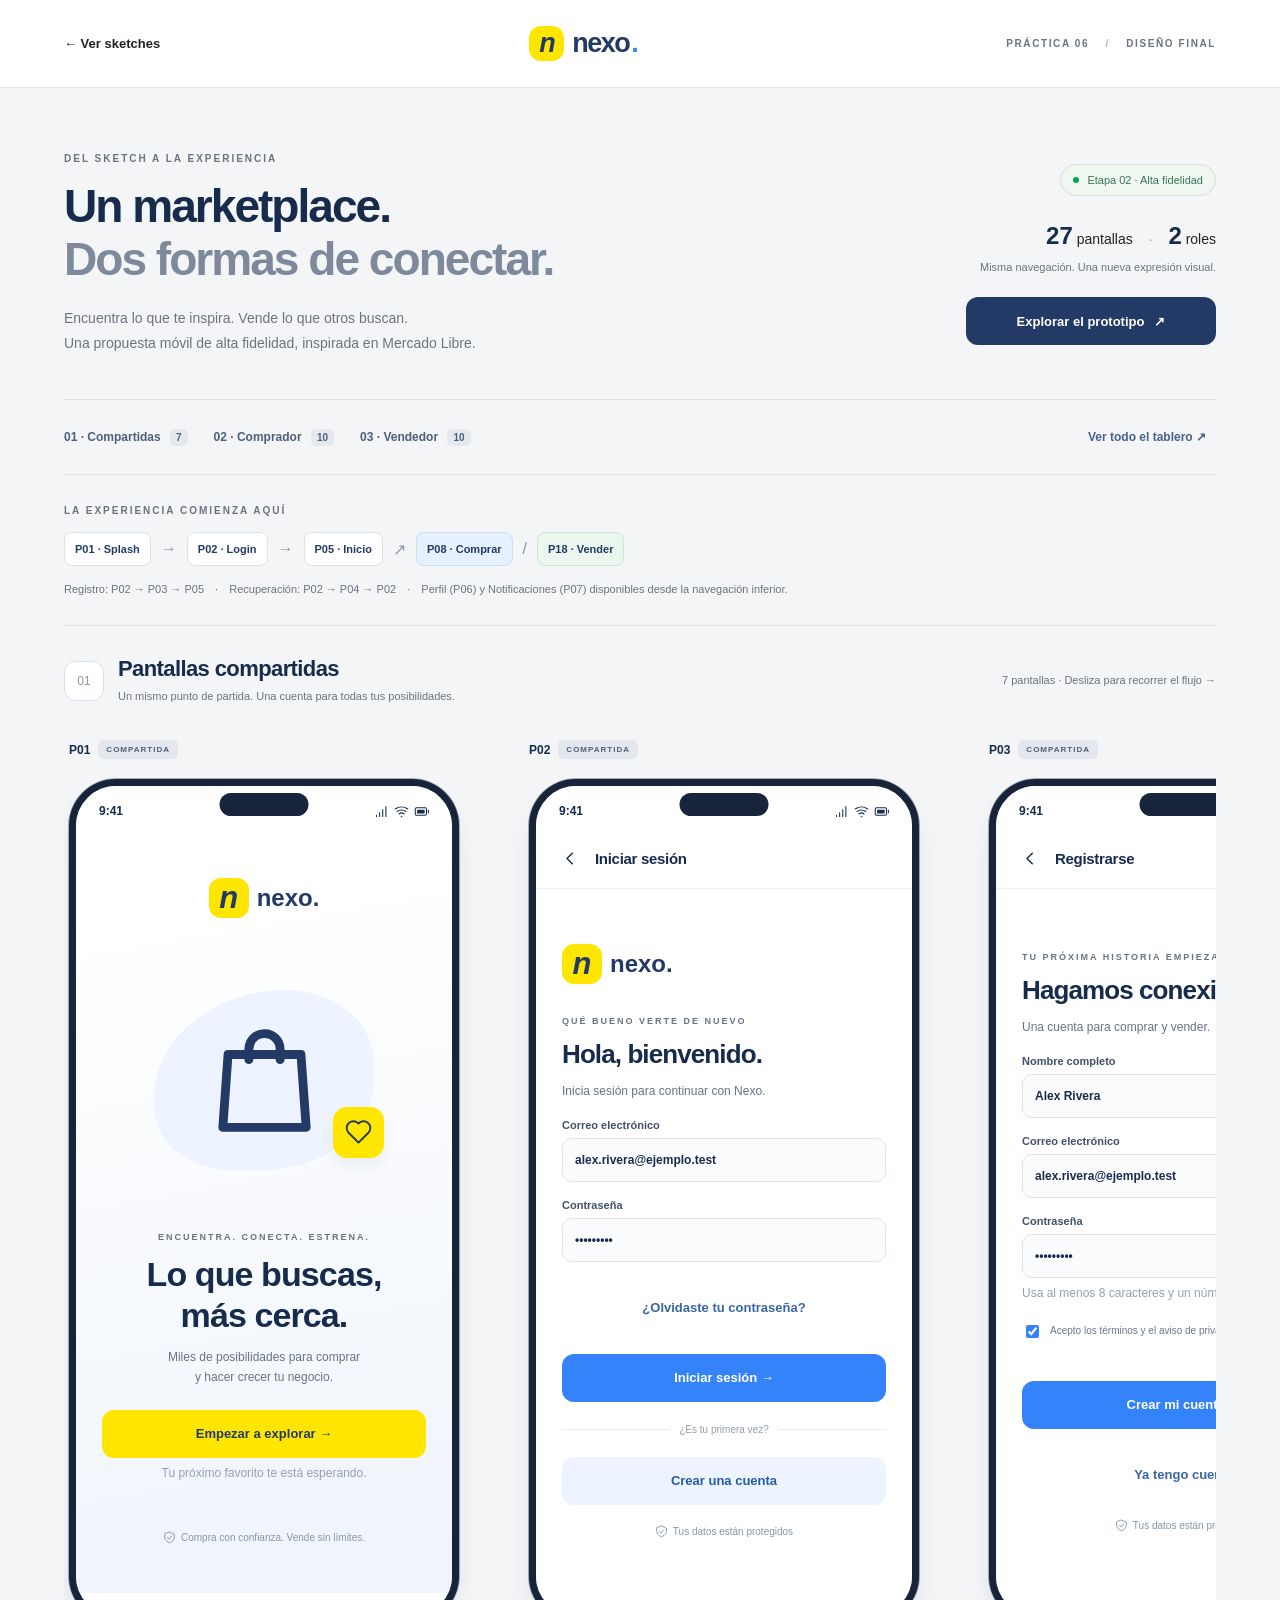
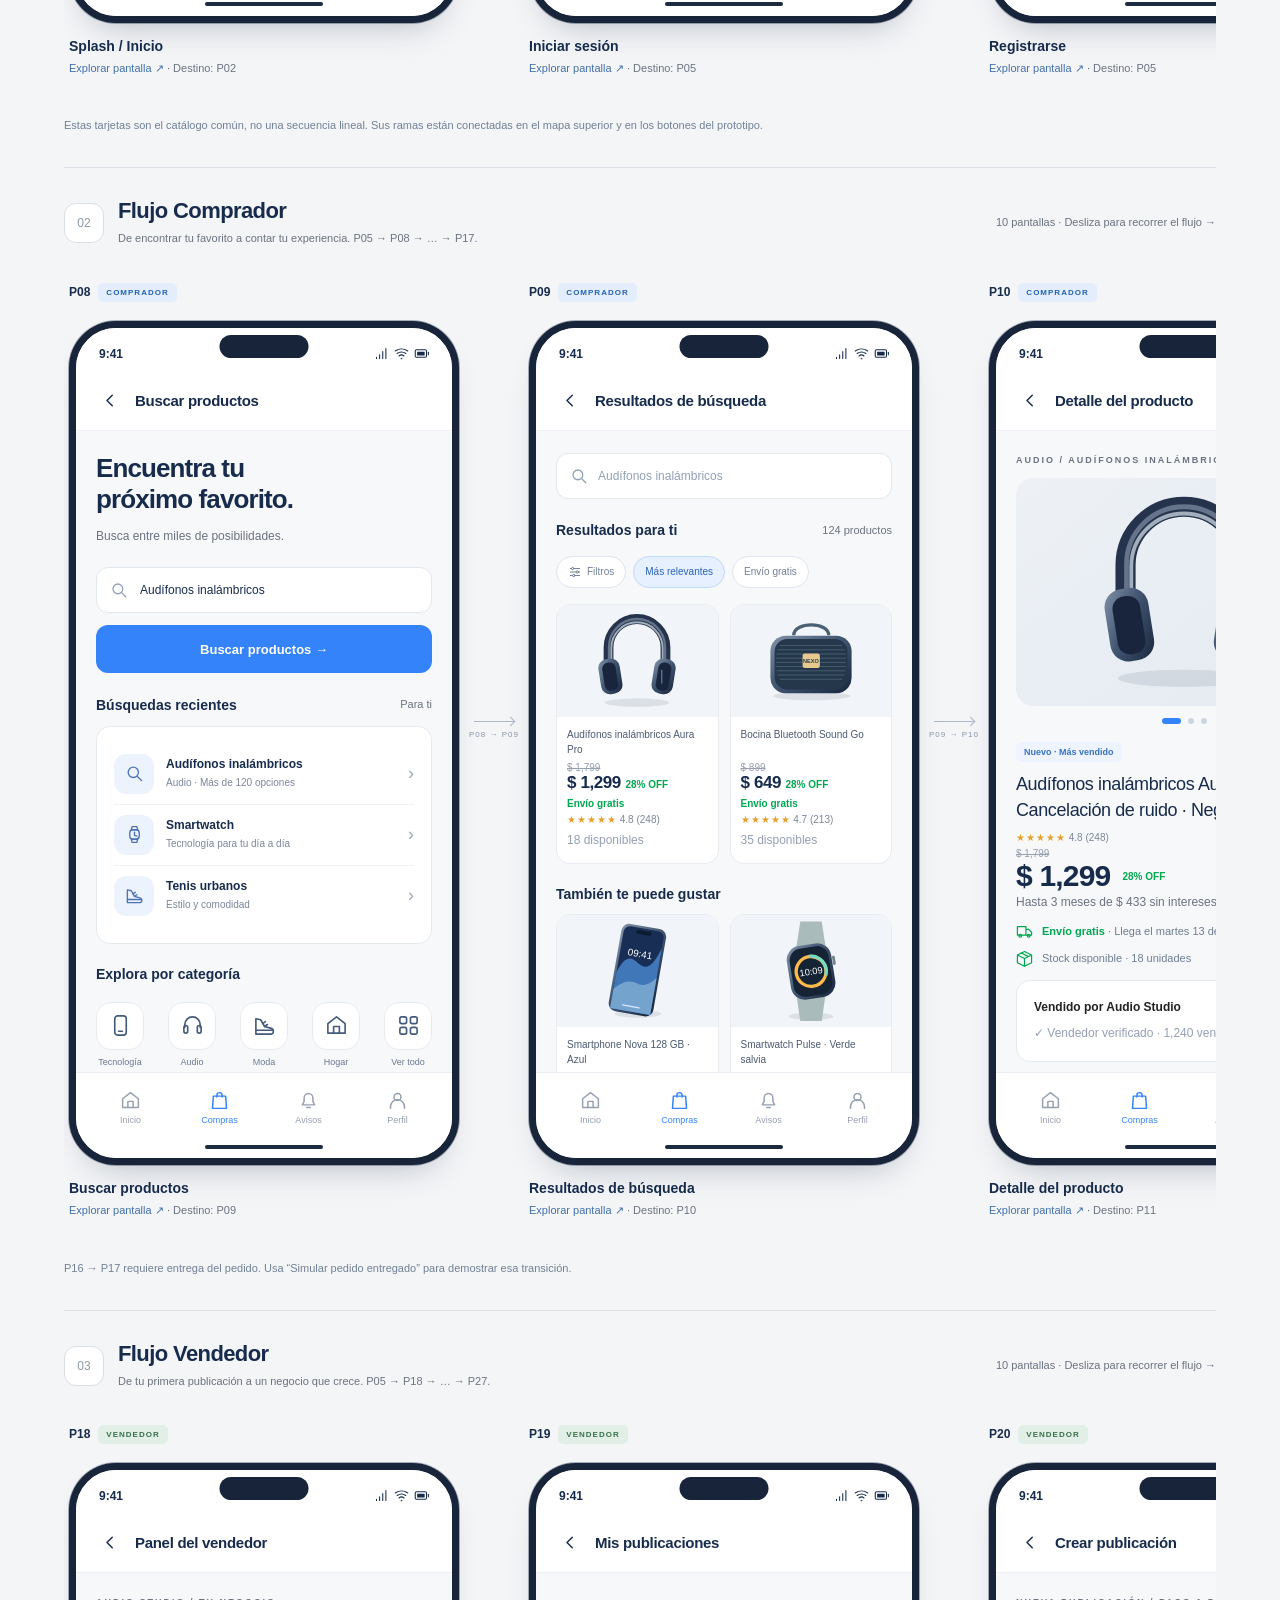
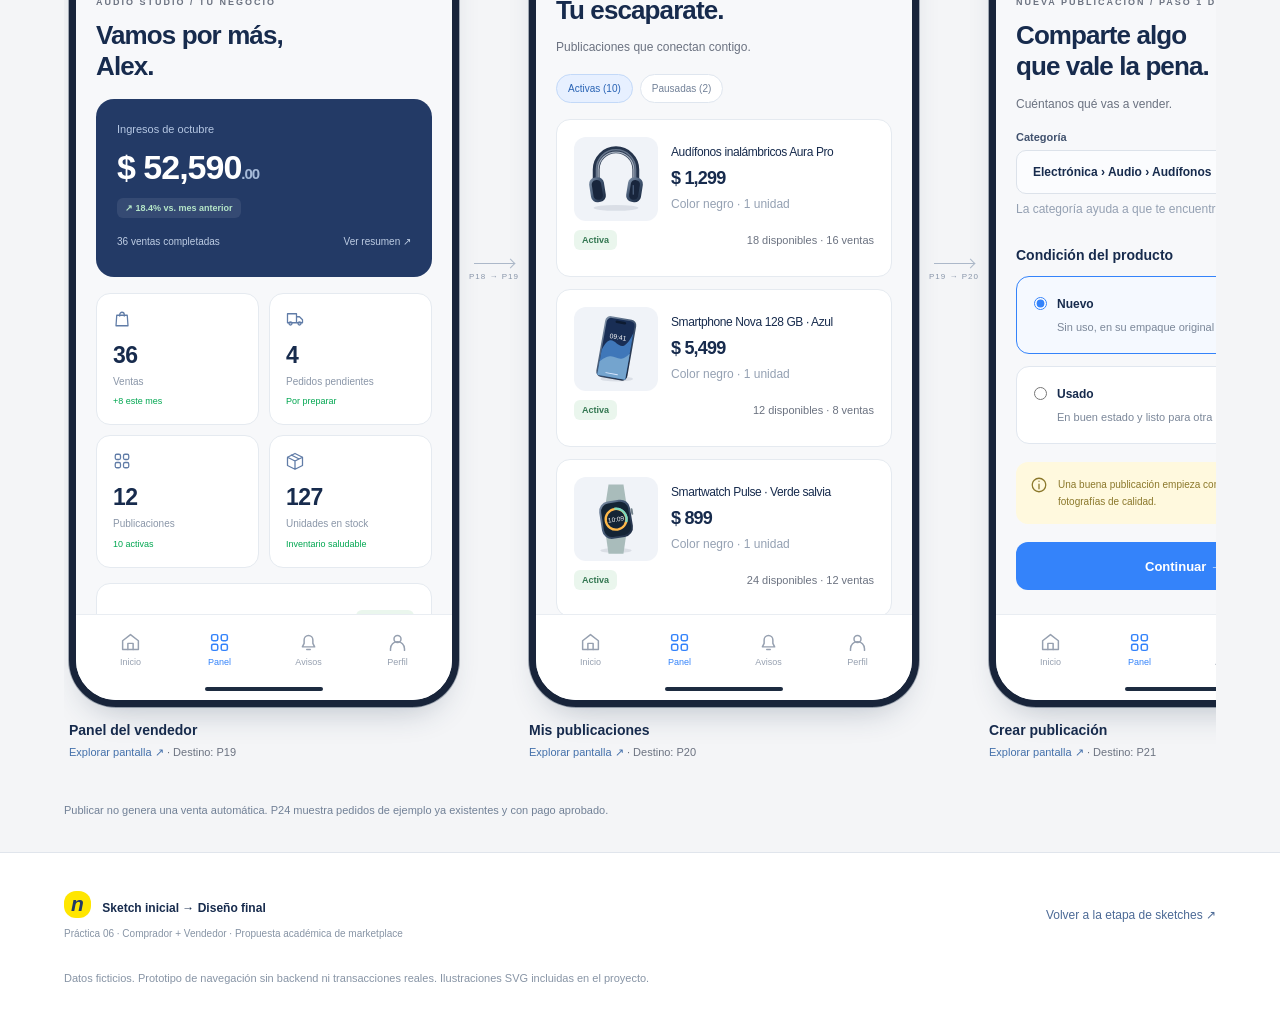
<file: Practica06/final/index.html>
<!doctype html>
<html lang="es">
<head>
  <meta charset="UTF-8">
  <meta name="viewport" content="width=device-width, initial-scale=1">
  <meta name="theme-color" content="#233A66">
  <title>Práctica 06 · Resultado final — Nexo</title>
  <link rel="stylesheet" href="./styles.css">
  <script src="./app.js" defer></script>
</head>
<body>
  <header class="site-header">
    <a class="back-link" href="../">← Ver sketches</a>
    <a class="wordmark" href="#top" aria-label="Nexo, inicio del tablero"><span class="brand-mark">n</span> nexo<span class="wordmark-dot">.</span></a>
    <span class="stage-label">PRÁCTICA 06 <span>/</span> DISEÑO FINAL</span>
  </header>
  <main id="top">
    <section class="intro">
      <div><p class="eyebrow">DEL SKETCH A LA EXPERIENCIA</p><h1>Un marketplace.<br><span>Dos formas de conectar.</span></h1><p class="intro-copy">Encuentra lo que te inspira. Vende lo que otros buscan.<br>Una propuesta móvil de alta fidelidad, inspirada en Mercado Libre.</p></div>
      <aside class="intro-aside"><div class="version-chip"><span></span> Etapa 02 · Alta fidelidad</div><p><strong>27</strong> pantallas <span>·</span> <strong>2</strong> roles</p><p class="small">Misma navegación. Una nueva expresión visual.</p><button class="button dark" data-open="P01">Explorar el prototipo <span>↗</span></button></aside>
    </section>
    <nav class="board-tools" aria-label="Secciones del tablero">
      <div><a href="#compartidas">01 · Compartidas <span>7</span></a><a href="#comprador">02 · Comprador <span>10</span></a><a href="#vendedor">03 · Vendedor <span>10</span></a></div>
      <button id="all-screens" class="text-button">Ver todo el tablero ↗</button>
    </nav>
    <section class="route-guide" aria-label="Mapa de acceso">
      <span class="eyebrow">LA EXPERIENCIA COMIENZA AQUÍ</span>
      <div class="access-route"><button data-open="P01">P01 · Splash</button><span>→</span><button data-open="P02">P02 · Login</button><span>→</span><button data-open="P05">P05 · Inicio</button><span>↗</span><button data-open="P08" class="buyer-route">P08 · Comprar</button><span>/</span><button data-open="P18" class="seller-route">P18 · Vender</button></div>
      <p>Registro: P02 → P03 → P05 <span>·</span> Recuperación: P02 → P04 → P02 <span>·</span> Perfil (P06) y Notificaciones (P07) disponibles desde la navegación inferior.</p>
    </section>
    <div id="board"></div>
    <noscript><p class="no-script">Activa JavaScript para mostrar las 27 pantallas y recorrer el prototipo.</p></noscript>
  </main>
  <footer class="site-footer"><div><span class="brand-mark">n</span><strong> Sketch inicial → Diseño final</strong><p>Práctica 06 · Comprador + Vendedor · Propuesta académica de marketplace</p></div><a href="../">Volver a la etapa de sketches ↗</a><p class="small">Datos ficticios. Prototipo de navegación sin backend ni transacciones reales. Ilustraciones SVG incluidas en el proyecto.</p></footer>
  <dialog id="prototype" aria-labelledby="prototype-title">
    <div class="dialog-toolbar"><div><span class="eyebrow">PROTOTIPO INTERACTIVO</span><h2 id="prototype-title">Vista de pantalla</h2></div><button id="close-prototype" class="close-button" aria-label="Cerrar prototipo">✕</button></div>
    <div id="prototype-screen"></div>
    <div class="dialog-actions"><button id="demo-back" class="text-button">← Pantalla anterior</button><button id="demo-home" class="text-button">Ir a Inicio</button></div>
  </dialog>
  <div id="toast" role="status" aria-live="polite"></div>
</body>
</html>
</file>
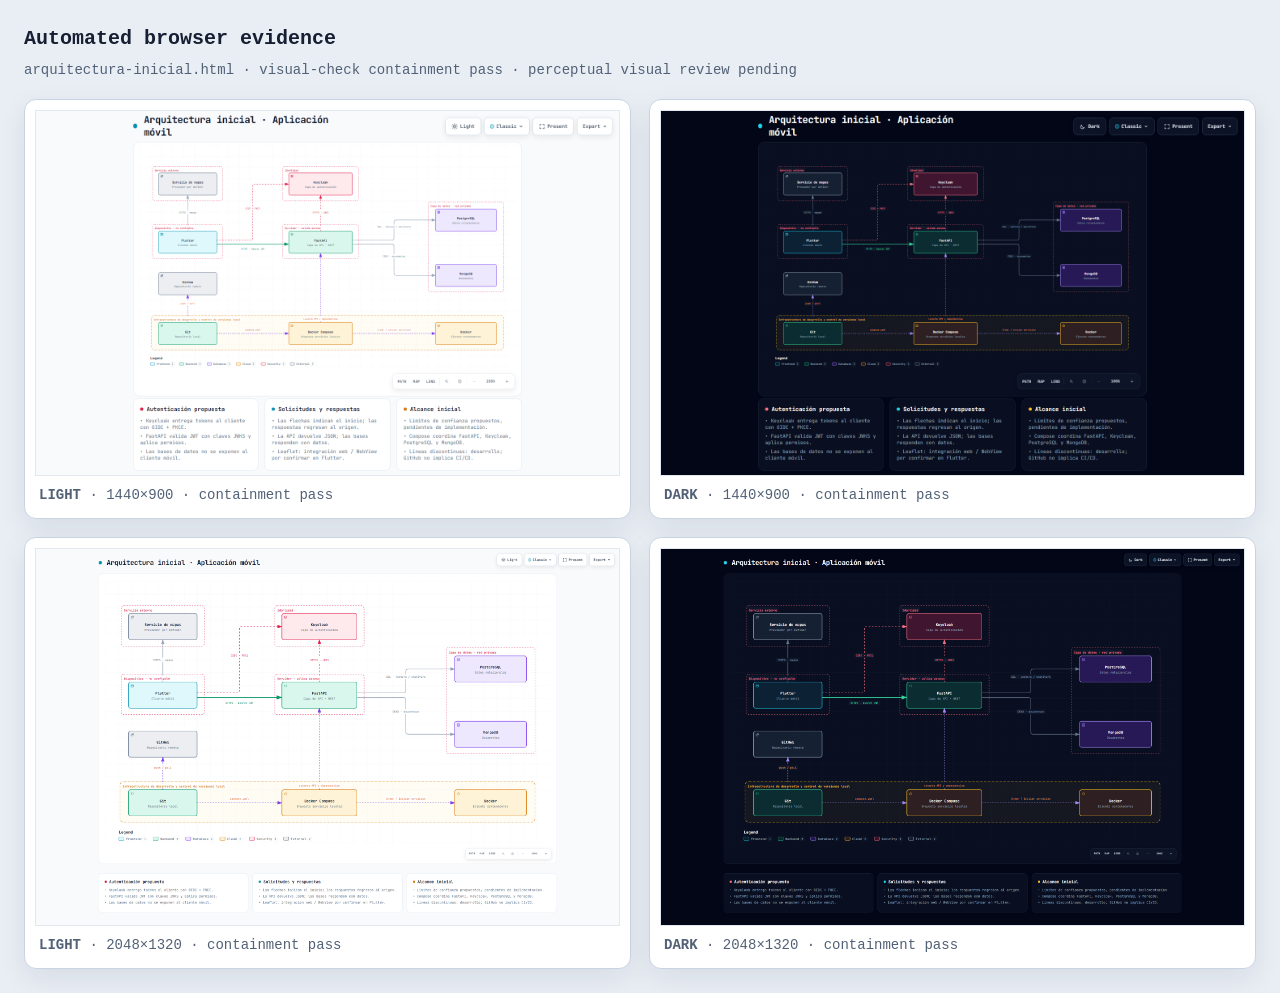
<file: Practica02/arquitectura-inicial.visual-check.html>
<!doctype html>
<html lang="en">
<head>
<meta charset="utf-8">
<meta name="viewport" content="width=device-width,initial-scale=1">
<title>Archify automated browser evidence · arquitectura-inicial.html</title>
<style>
*{box-sizing:border-box}body{margin:0;padding:24px;background:#e9eef5;color:#172033;font:14px/1.5 ui-monospace,SFMono-Regular,Menlo,Consolas,monospace}header{max-width:1500px;margin:0 auto 18px}h1{margin:0 0 6px;font-size:20px}p{margin:0;color:#526176}.grid{max-width:1500px;margin:auto;display:grid;grid-template-columns:repeat(2,minmax(0,1fr));gap:18px}figure{margin:0;padding:10px;background:white;border:1px solid #c9d4e3;border-radius:12px;box-shadow:0 10px 30px rgba(15,23,42,.08)}img{display:block;width:100%;height:auto;border:1px solid #e2e8f0}figcaption{padding:9px 4px 2px;color:#526176}@media(max-width:900px){.grid{grid-template-columns:1fr}}
</style>
</head>
<body>
<header><h1>Automated browser evidence</h1><p>arquitectura-inicial.html · visual-check containment pass · perceptual visual review pending</p></header>
<main class="grid">
      <figure>
        <img src="arquitectura-inicial.visual-check.1440x900.light.png" alt="light 1440 by 900">
        <figcaption><strong>LIGHT</strong> · 1440×900 · containment pass</figcaption>
      </figure>
      <figure>
        <img src="arquitectura-inicial.visual-check.1440x900.dark.png" alt="dark 1440 by 900">
        <figcaption><strong>DARK</strong> · 1440×900 · containment pass</figcaption>
      </figure>
      <figure>
        <img src="arquitectura-inicial.visual-check.2048x1320.light.png" alt="light 2048 by 1320">
        <figcaption><strong>LIGHT</strong> · 2048×1320 · containment pass</figcaption>
      </figure>
      <figure>
        <img src="arquitectura-inicial.visual-check.2048x1320.dark.png" alt="dark 2048 by 1320">
        <figcaption><strong>DARK</strong> · 2048×1320 · containment pass</figcaption>
      </figure>
</main>
</body>
</html>
</file>
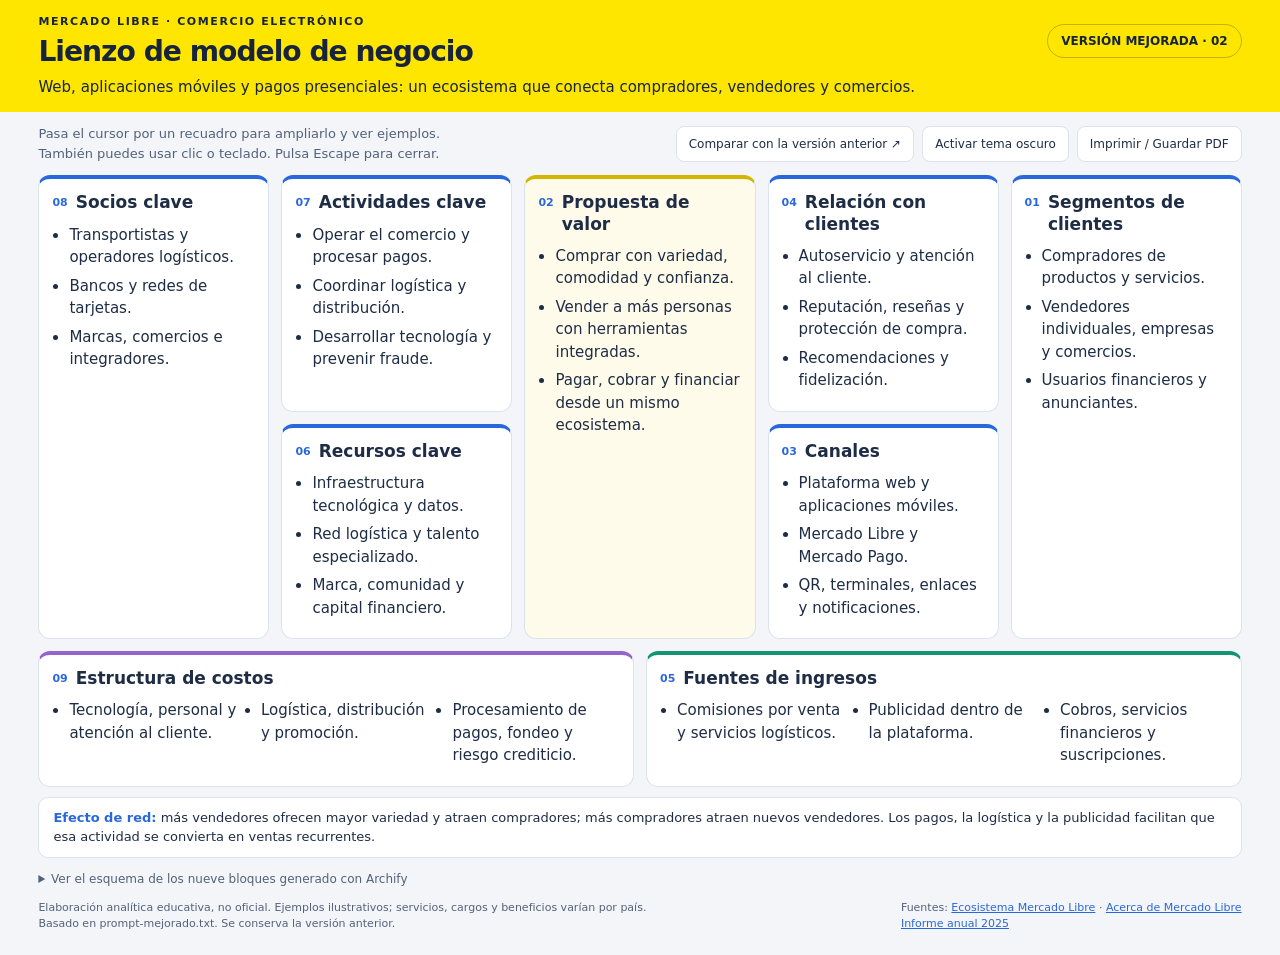
<file: Practica03/canvas/mercado-libre-canvas-mejorado.html>
<!doctype html>
<html lang="es"><head><meta charset="utf-8"><meta name="viewport" content="width=device-width,initial-scale=1"><title>Mercado Libre · Lienzo de modelo de negocio mejorado</title>
<style>
:root{color-scheme:light;--fondo:#f3f5f9;--tarjeta:#fff;--texto:#1e2d45;--suave:#52627a;--borde:#dce3ed;--amarillo:#ffe600;--azul:#2968dc;--valor:#fffbea;--sombra:0 18px 60px #17243b26}*{box-sizing:border-box}body{margin:0;background:var(--fondo);color:var(--texto);font:15px/1.5 system-ui,sans-serif}body.oscuro{color-scheme:dark;--fondo:#101827;--tarjeta:#192539;--texto:#edf2fa;--suave:#b6c4d8;--borde:#34465f;--valor:#36321b;--sombra:0 18px 60px #0008}header{background:var(--amarillo);color:#17243b;padding:20px 3vw 18px}.cabecera{display:flex;justify-content:space-between;align-items:center;gap:20px}.etiqueta{font-size:11px;font-weight:750;letter-spacing:1.6px;margin:0 0 5px}h1{font-size:clamp(23px,2.2vw,36px);letter-spacing:-1px;line-height:1.15;margin:0}header p{margin:8px 0 0}.version{border:1px solid #17243b44;border-radius:99px;padding:7px 13px;white-space:nowrap;font-size:12px;font-weight:700}main{padding:18px 3vw 22px;max-width:2100px;margin:auto}.herramientas{display:flex;align-items:center;justify-content:space-between;gap:16px;margin-bottom:16px}.ayuda{color:var(--suave);margin:0;font-size:13px}.acciones{display:flex;gap:8px;flex-wrap:wrap}button,.enlace{font:inherit;font-size:12px;border:1px solid var(--borde);background:var(--tarjeta);color:var(--texto);border-radius:8px;padding:8px 12px;cursor:pointer;text-decoration:none}button:hover,.enlace:hover{border-color:var(--azul)}:focus-visible{outline:3px solid var(--azul);outline-offset:4px}.lienzo{display:grid;grid-template-columns:repeat(10,minmax(0,1fr));grid-template-rows:auto auto auto;gap:12px;isolation:isolate}.bloque{position:relative;min-width:0;background:var(--tarjeta);border:1px solid var(--borde);border-top:4px solid var(--azul);border-radius:12px;padding:15px;cursor:pointer;transition:box-shadow .18s,transform .18s}.bloque:hover,.bloque:focus-visible{box-shadow:0 5px 20px #17243b15}.numero{font-size:11px;font-weight:800;color:var(--azul);margin-bottom:8px}.bloque h2{font-size:17px;line-height:1.25;margin:0 0 12px}.bloque ul{padding-left:17px;margin:0}.bloque li{margin-bottom:9px}.ver{display:block;color:var(--suave);font-size:11px;margin-top:12px}.socios{grid-area:1/1/3/3}.actividades{grid-area:1/3/2/5}.recursos{grid-area:2/3/3/5}.valor{grid-area:1/5/3/7;background:var(--valor);border-top-color:#d4b600}.relacion{grid-area:1/7/2/9}.canales{grid-area:2/7/3/9}.segmentos{grid-area:1/9/3/11}.costos{grid-area:3/1/4/6;border-top-color:#9464cc}.ingresos{grid-area:3/6/4/11;border-top-color:#139575}.costos ul,.ingresos ul{display:flex;gap:24px}.costos li,.ingresos li{flex:1}.red{margin:16px 0;padding:13px 16px;border-radius:10px;background:var(--tarjeta);border:1px solid var(--borde);font-size:13px}.red strong{color:var(--azul)}footer{font-size:11px;color:var(--suave);display:flex;gap:20px;justify-content:space-between}footer p{margin:0}a{color:var(--azul)}details{margin:12px 0}summary{cursor:pointer;font-size:12px;color:var(--suave)}.mapa{padding:15px;background:var(--tarjeta);border:1px solid var(--borde);border-radius:12px;margin-top:10px}.mapa svg{width:100%;height:auto;max-height:650px}.mapa .node-bg,.mapa rect{fill:var(--tarjeta);stroke:var(--azul)}.mapa text{fill:var(--texto)}.mapa .node-icon{display:none}.mapa p{font-size:12px;color:var(--suave)}
.ampliacion{position:fixed;z-index:100;width:440px;max-width:calc(100vw - 24px);max-height:calc(100dvh - 24px);overflow:auto;background:var(--tarjeta);border:2px solid var(--azul);border-radius:15px;box-shadow:var(--sombra);padding:22px;transform-origin:var(--origen,center);animation:crecer .18s ease-out}.ampliacion[hidden]{display:none}.ampliacion h2{font-size:23px;line-height:1.2;margin:0 38px 14px 0}.ampliacion h3{font-size:11px;letter-spacing:1px;text-transform:uppercase;color:var(--azul);margin:20px 0 10px}.ampliacion ul{padding-left:18px;margin:0}.ampliacion li{margin-bottom:10px}.ampliacion .cerrar{position:absolute;top:13px;right:13px;font-size:19px;padding:2px 9px}.clave{border-top:1px solid var(--borde);margin:18px 0 0;padding-top:14px;font-size:13px;color:var(--suave)}.impresion{display:none}@keyframes crecer{from{opacity:0;transform:scale(.93)}to{opacity:1;transform:scale(1)}}@media(prefers-reduced-motion:reduce){*,*::before,*::after{animation:none!important;transition:none!important}}@media(min-width:1800px){body{font-size:17px}.bloque{padding:22px}.bloque h2{font-size:20px}.bloque li{margin-bottom:16px}}@media(max-width:1100px){.lienzo{grid-template-columns:repeat(2,minmax(0,1fr))}.bloque{grid-area:auto}.valor{grid-column:1/-1}.herramientas{align-items:flex-start;flex-direction:column}.costos ul,.ingresos ul{display:block}.version{display:none}footer{display:block}}@media(max-width:600px){.lienzo{display:flex;flex-direction:column}.cabecera{display:block}main{padding:15px}.ampliacion{font-size:14px;padding:18px}.ampliacion h2{font-size:20px}}@media print{@page{size:A3 landscape;margin:10mm}.acciones,.ayuda,.ver,.ampliacion,details{display:none!important}body,body.oscuro{--fondo:white;--tarjeta:white;--texto:#17243b;--suave:#52627a;--borde:#dce3ed;--valor:#fffbea;font-size:11px}.lienzo{display:grid;grid-template-columns:repeat(10,minmax(0,1fr))}.bloque{padding:10px;break-inside:avoid}.socios{grid-area:1/1/3/3}.actividades{grid-area:1/3/2/5}.recursos{grid-area:2/3/3/5}.valor{grid-area:1/5/3/7}.relacion{grid-area:1/7/2/9}.canales{grid-area:2/7/3/9}.segmentos{grid-area:1/9/3/11}.costos{grid-area:3/1/4/6}.ingresos{grid-area:3/6/4/11}.bloque h2{font-size:14px}.impresion{display:block;font-size:10px}.impresion h3{font-size:11px}.costos ul,.ingresos ul{display:block}header{padding:12px}main{padding:10px}.herramientas{display:none}*{-webkit-print-color-adjust:exact;print-color-adjust:exact}}
@media screen and (min-width:1101px){header{padding:14px 3vw}main{padding-top:12px}.bloque{padding:13px}.bloque>.numero{float:left;line-height:21px;margin-right:8px}.bloque h2{margin-bottom:10px}.bloque li{margin-bottom:6px}.bloque>.ver{display:none}.red{margin:10px 0;padding:10px 14px}.herramientas{margin-bottom:12px}}
</style></head><body><header><div class="cabecera"><div><p class="etiqueta">MERCADO LIBRE · COMERCIO ELECTRÓNICO</p><h1>Lienzo de modelo de negocio</h1></div><span class="version">VERSIÓN MEJORADA · 02</span></div><p>Web, aplicaciones móviles y pagos presenciales: un ecosistema que conecta compradores, vendedores y comercios.</p></header><main><div class="herramientas"><p class="ayuda">Pasa el cursor por un recuadro para ampliarlo y ver ejemplos.<br>También puedes usar clic o teclado. Pulsa Escape para cerrar.</p><nav class="acciones" aria-label="Opciones del lienzo"><a class="enlace" href="mercado-libre-canvas.html" target="_blank" rel="noopener">Comparar con la versión anterior ↗</a><button id="tema" type="button" aria-pressed="false">Activar tema oscuro</button><button id="imprimir" type="button">Imprimir / Guardar PDF</button></nav></div><section class="lienzo" aria-label="Los nueve bloques del modelo de negocio">
<article class="bloque socios" id="socios" tabindex="0" role="button" aria-expanded="false" aria-controls="ampliacion" aria-label="Ampliar Socios clave"><div class="numero">08</div><h2>Socios clave</h2><ul><li>Transportistas y operadores logísticos.</li><li>Bancos y redes de tarjetas.</li><li>Marcas, comercios e integradores.</li></ul><span class="ver">Ampliar y ver ejemplos ↗</span><div class="impresion"><h3>Ejemplos</h3><ul><li>Transportistas externos complementan la distribución y la entrega de última milla.</li><li>Comercios asociados funcionan como puntos de entrega o recepción, donde el servicio está disponible.</li><li>Bancos, redes de tarjetas e integradores permiten procesar cobros y conectar sistemas de los vendedores.</li></ul></div></article>
<article class="bloque actividades" id="actividades" tabindex="0" role="button" aria-expanded="false" aria-controls="ampliacion" aria-label="Ampliar Actividades clave"><div class="numero">07</div><h2>Actividades clave</h2><ul><li>Operar el comercio y procesar pagos.</li><li>Coordinar logística y distribución.</li><li>Desarrollar tecnología y prevenir fraude.</li></ul><span class="ver">Ampliar y ver ejemplos ↗</span><div class="impresion"><h3>Ejemplos</h3><ul><li>Publicar productos, ordenar resultados de búsqueda y gestionar pedidos.</li><li>Mercado Envíos coordina almacenamiento, preparación y seguimiento de entregas.</li><li>Evaluar riesgos de operaciones y crédito; gestionar campañas de publicidad dentro de la plataforma.</li></ul></div></article>
<article class="bloque recursos" id="recursos" tabindex="0" role="button" aria-expanded="false" aria-controls="ampliacion" aria-label="Ampliar Recursos clave"><div class="numero">06</div><h2>Recursos clave</h2><ul><li>Infraestructura tecnológica y datos.</li><li>Red logística y talento especializado.</li><li>Marca, comunidad y capital financiero.</li></ul><span class="ver">Ampliar y ver ejemplos ↗</span><div class="impresion"><h3>Ejemplos</h3><ul><li>Servidores, aplicaciones y algoritmos sostienen búsquedas, recomendaciones y transacciones.</li><li>Centros de distribución y sistemas de inventario permiten preparar pedidos.</li><li>Equipos de desarrollo, atención y riesgo; capital para financiar operaciones de crédito.</li></ul></div></article>
<article class="bloque valor" id="valor" tabindex="0" role="button" aria-expanded="false" aria-controls="ampliacion" aria-label="Ampliar Propuesta de valor"><div class="numero">02</div><h2>Propuesta de valor</h2><ul><li>Comprar con variedad, comodidad y confianza.</li><li>Vender a más personas con herramientas integradas.</li><li>Pagar, cobrar y financiar desde un mismo ecosistema.</li></ul><span class="ver">Ampliar y ver ejemplos ↗</span><div class="impresion"><h3>Ejemplos</h3><ul><li>Un comprador compara precios, consulta reseñas, paga y sigue su envío desde la aplicación.</li><li>Un vendedor individual accede a clientes sin construir una tienda digital propia.</li><li>Una empresa combina Mercado Pago, Mercado Envíos y Mercado Ads para cobrar, entregar y promocionar sus productos.</li></ul></div></article>
<article class="bloque relacion" id="relacion" tabindex="0" role="button" aria-expanded="false" aria-controls="ampliacion" aria-label="Ampliar Relación con clientes"><div class="numero">04</div><h2>Relación con clientes</h2><ul><li>Autoservicio y atención al cliente.</li><li>Reputación, reseñas y protección de compra.</li><li>Recomendaciones y fidelización.</li></ul><span class="ver">Ampliar y ver ejemplos ↗</span><div class="impresion"><h3>Ejemplos</h3><ul><li>El comprador consulta ayuda y gestiona una devolución o un reclamo desde su cuenta.</li><li>La reputación de los vendedores y las opiniones de productos ayudan a decidir una compra.</li><li>Recomendaciones personalizadas y beneficios de Meli+ favorecen el uso recurrente.</li></ul></div></article>
<article class="bloque canales" id="canales" tabindex="0" role="button" aria-expanded="false" aria-controls="ampliacion" aria-label="Ampliar Canales"><div class="numero">03</div><h2>Canales</h2><ul><li>Plataforma web y aplicaciones móviles.</li><li>Mercado Libre y Mercado Pago.</li><li>QR, terminales, enlaces y notificaciones.</li></ul><span class="ver">Ampliar y ver ejemplos ↗</span><div class="impresion"><h3>Ejemplos</h3><ul><li>Una persona busca desde la web y consulta el seguimiento desde la aplicación móvil.</li><li>Un comercio físico cobra con QR o terminal de Mercado Pago, según el país.</li><li>Notificaciones y correos informan sobre compras, pagos y entregas.</li></ul></div></article>
<article class="bloque segmentos" id="segmentos" tabindex="0" role="button" aria-expanded="false" aria-controls="ampliacion" aria-label="Ampliar Segmentos de clientes"><div class="numero">01</div><h2>Segmentos de clientes</h2><ul><li>Compradores de productos y servicios.</li><li>Vendedores individuales, empresas y comercios.</li><li>Usuarios financieros y anunciantes.</li></ul><span class="ver">Ampliar y ver ejemplos ↗</span><div class="impresion"><h3>Ejemplos</h3><ul><li>Un comprador particular adquiere un teléfono o artículos para el hogar.</li><li>Un vendedor individual ofrece productos; una pyme o marca administra un catálogo más amplio.</li><li>Un comercio cobra con Mercado Pago; una marca paga publicidad para dar visibilidad a sus publicaciones.</li></ul></div></article>
<article class="bloque costos" id="costos" tabindex="0" role="button" aria-expanded="false" aria-controls="ampliacion" aria-label="Ampliar Estructura de costos"><div class="numero">09</div><h2>Estructura de costos</h2><ul><li>Tecnología, personal y atención al cliente.</li><li>Logística, distribución y promoción.</li><li>Procesamiento de pagos, fondeo y riesgo crediticio.</li></ul><span class="ver">Ampliar y ver ejemplos ↗</span><div class="impresion"><h3>Ejemplos</h3><ul><li>Mantener infraestructura tecnológica, ciberseguridad y equipos de desarrollo.</li><li>Operar centros de distribución, transportar paquetes y gestionar devoluciones.</li><li>Pagar campañas e incentivos; cubrir procesamiento financiero, pérdidas de crédito y cumplimiento normativo.</li></ul></div></article>
<article class="bloque ingresos" id="ingresos" tabindex="0" role="button" aria-expanded="false" aria-controls="ampliacion" aria-label="Ampliar Fuentes de ingresos"><div class="numero">05</div><h2>Fuentes de ingresos</h2><ul><li>Comisiones por venta y servicios logísticos.</li><li>Publicidad dentro de la plataforma.</li><li>Cobros, servicios financieros y suscripciones.</li></ul><span class="ver">Ampliar y ver ejemplos ↗</span><div class="impresion"><h3>Ejemplos</h3><ul><li>Una venta genera una comisión según categoría, modalidad y país; ciertos servicios logísticos generan cargos.</li><li>Un vendedor o marca contrata anuncios mediante Mercado Ads.</li><li>Mercado Pago obtiene ingresos por determinados cobros; el crédito genera intereses y comisiones. Meli+ aporta suscripciones.</li></ul></div></article>
</section><p class="red"><strong>Efecto de red:</strong> más vendedores ofrecen mayor variedad y atraen compradores; más compradores atraen nuevos vendedores. Los pagos, la logística y la publicidad facilitan que esa actividad se convierta en ventas recurrentes.</p><details id="vista-archify"><summary>Ver el esquema de los nueve bloques generado con Archify</summary><div class="mapa" role="img" aria-label="Esquema tradicional del lienzo de Mercado Libre"><svg viewBox="0 0 1292 690" role="img" lang="en" aria-labelledby="archify-diagram-title archify-diagram-description" data-preset="classic" data-quality-profile="showcase">
        
        
        <!-- Definitions -->
        <defs>
          <marker id="arrowhead" markerWidth="10" markerHeight="7" refX="9" refY="3.5" orient="auto">
            <polygon points="0 0, 10 3.5, 0 7" class="m-default" />
          </marker>
          <marker id="arrowhead-emphasis" markerWidth="10" markerHeight="7" refX="9" refY="3.5" orient="auto">
            <polygon points="0 0, 10 3.5, 0 7" class="m-emphasis" />
          </marker>
          <marker id="arrowhead-security" markerWidth="10" markerHeight="7" refX="9" refY="3.5" orient="auto">
            <polygon points="0 0, 10 3.5, 0 7" class="m-security" />
          </marker>
          <marker id="arrowhead-dashed" markerWidth="10" markerHeight="7" refX="9" refY="3.5" orient="auto">
            <polygon points="0 0, 10 3.5, 0 7" class="m-dashed" />
          </marker>
          <pattern id="grid" width="40" height="40" patternUnits="userSpaceOnUse">
            <path d="M 40 0 L 0 0 0 40" class="c-grid" stroke-width="0.5"/>
          </pattern>
        </defs>

        <!-- Background Grid -->
        <rect width="100%" height="100%" fill="url(#grid)" />

        <!-- Boundaries (behind everything) -->


        <!-- Connection paths (before components for correct z-order) -->


        <!-- Components -->
        <g id="node-socios" data-node-id="socios" data-node-label="8. Socios clave" tabindex="0" role="button" aria-label="Focus 8. Socios clave, Logística · banca · integradores, Architecture component" aria-pressed="false" data-node-kind="backend" data-node-sublabel="Logística · banca · integradores" data-node-context="Architecture component">
          
          <rect x="17" y="20" width="221" height="440" rx="6" class="c-mask"/>
          <rect x="17" y="20" width="221" height="440" rx="6" class="c-backend" stroke-width="1.5"/>
          <g aria-hidden="true" data-semantic-sigil="backend" class="semantic-sigil s-backend" transform="translate(23 26) scale(0.6875)">
            <path d="M6 3 3 8l3 5M10 3l3 5-3 5"/>
          </g>
          <text data-node-label="" data-detail-anchor="" x="127.5" y="238" class="t-primary" font-size="11" font-weight="600" text-anchor="middle">8. Socios clave</text>
        <text data-detail="context" x="127.5" y="254" class="t-muted" font-size="9" text-anchor="middle">Logística · banca · integradores</text>
        </g>

        <g id="node-actividades" data-node-id="actividades" data-node-label="7. Actividades clave" tabindex="0" role="button" aria-label="Focus 7. Actividades clave, Comercio · pagos · envíos · crédito, Architecture component" aria-pressed="false" data-node-kind="backend" data-node-sublabel="Comercio · pagos · envíos · crédito" data-node-context="Architecture component">
          
          <rect x="255" y="20" width="229.5" height="210" rx="6" class="c-mask"/>
          <rect x="255" y="20" width="229.5" height="210" rx="6" class="c-backend" stroke-width="1.5"/>
          <g aria-hidden="true" data-semantic-sigil="backend" class="semantic-sigil s-backend" transform="translate(261 26) scale(0.6875)">
            <path d="M6 3 3 8l3 5M10 3l3 5-3 5"/>
          </g>
          <text data-node-label="" data-detail-anchor="" x="369.75" y="123" class="t-primary" font-size="11" font-weight="600" text-anchor="middle">7. Actividades clave</text>
        <text data-detail="context" x="369.75" y="139" class="t-muted" font-size="9" text-anchor="middle">Comercio · pagos · envíos · crédito</text>
        </g>

        <g id="node-recursos" data-node-id="recursos" data-node-label="6. Recursos clave" tabindex="0" role="button" aria-label="Focus 6. Recursos clave, Tecnología · datos · logística · capital, Architecture component" aria-pressed="false" data-node-kind="backend" data-node-sublabel="Tecnología · datos · logística · capital" data-node-context="Architecture component">
          
          <rect x="255" y="250" width="229.5" height="210" rx="6" class="c-mask"/>
          <rect x="255" y="250" width="229.5" height="210" rx="6" class="c-backend" stroke-width="1.5"/>
          <g aria-hidden="true" data-semantic-sigil="backend" class="semantic-sigil s-backend" transform="translate(261 256) scale(0.6875)">
            <path d="M6 3 3 8l3 5M10 3l3 5-3 5"/>
          </g>
          <text data-node-label="" data-detail-anchor="" x="369.75" y="353" class="t-primary" font-size="11" font-weight="600" text-anchor="middle">6. Recursos clave</text>
        <text data-detail="context" x="369.75" y="369" class="t-muted" font-size="9" text-anchor="middle">Tecnología · datos · logística · capital</text>
        </g>

        <g id="node-valor" data-node-id="valor" data-node-label="2. Propuesta de valor" tabindex="0" role="button" aria-label="Focus 2. Propuesta de valor, Comprar, vender y pagar con confianza, Architecture component" aria-pressed="false" data-node-kind="backend" data-node-sublabel="Comprar, vender y pagar con confianza" data-node-context="Architecture component">
          
          <rect x="501.5" y="20" width="263.5" height="440" rx="6" class="c-mask"/>
          <rect x="501.5" y="20" width="263.5" height="440" rx="6" class="c-backend" stroke-width="1.5"/>
          <g aria-hidden="true" data-semantic-sigil="backend" class="semantic-sigil s-backend" transform="translate(507.5 26) scale(0.6875)">
            <path d="M6 3 3 8l3 5M10 3l3 5-3 5"/>
          </g>
          <text data-node-label="" data-detail-anchor="" x="633.25" y="238" class="t-primary" font-size="11" font-weight="600" text-anchor="middle">2. Propuesta de valor</text>
        <text data-detail="context" x="633.25" y="254" class="t-muted" font-size="9" text-anchor="middle">Comprar, vender y pagar con confianza</text>
        </g>

        <g id="node-relacion" data-node-id="relacion" data-node-label="4. Relación con clientes" tabindex="0" role="button" aria-label="Focus 4. Relación con clientes, Autoservicio · reputación · fidelización, Architecture component" aria-pressed="false" data-node-kind="backend" data-node-sublabel="Autoservicio · reputación · fidelización" data-node-context="Architecture component">
          
          <rect x="782" y="20" width="238" height="210" rx="6" class="c-mask"/>
          <rect x="782" y="20" width="238" height="210" rx="6" class="c-backend" stroke-width="1.5"/>
          <g aria-hidden="true" data-semantic-sigil="backend" class="semantic-sigil s-backend" transform="translate(788 26) scale(0.6875)">
            <path d="M6 3 3 8l3 5M10 3l3 5-3 5"/>
          </g>
          <text data-node-label="" data-detail-anchor="" x="901" y="123" class="t-primary" font-size="11" font-weight="600" text-anchor="middle">4. Relación con clientes</text>
        <text data-detail="context" x="901" y="139" class="t-muted" font-size="9" text-anchor="middle">Autoservicio · reputación · fidelización</text>
        </g>

        <g id="node-canales" data-node-id="canales" data-node-label="3. Canales" tabindex="0" role="button" aria-label="Focus 3. Canales, Web · aplicaciones · QR · terminales, Architecture component" aria-pressed="false" data-node-kind="backend" data-node-sublabel="Web · aplicaciones · QR · terminales" data-node-context="Architecture component">
          
          <rect x="782" y="250" width="238" height="210" rx="6" class="c-mask"/>
          <rect x="782" y="250" width="238" height="210" rx="6" class="c-backend" stroke-width="1.5"/>
          <g aria-hidden="true" data-semantic-sigil="backend" class="semantic-sigil s-backend" transform="translate(788 256) scale(0.6875)">
            <path d="M6 3 3 8l3 5M10 3l3 5-3 5"/>
          </g>
          <text data-node-label="" data-detail-anchor="" x="901" y="353" class="t-primary" font-size="11" font-weight="600" text-anchor="middle">3. Canales</text>
        <text data-detail="context" x="901" y="369" class="t-muted" font-size="9" text-anchor="middle">Web · aplicaciones · QR · terminales</text>
        </g>

        <g id="node-segmentos" data-node-id="segmentos" data-node-label="1. Segmentos de clientes" tabindex="0" role="button" aria-label="Focus 1. Segmentos de clientes, Compradores · vendedores · comercios, Architecture component" aria-pressed="false" data-node-kind="backend" data-node-sublabel="Compradores · vendedores · comercios" data-node-context="Architecture component">
          
          <rect x="1037" y="20" width="238" height="440" rx="6" class="c-mask"/>
          <rect x="1037" y="20" width="238" height="440" rx="6" class="c-backend" stroke-width="1.5"/>
          <g aria-hidden="true" data-semantic-sigil="backend" class="semantic-sigil s-backend" transform="translate(1043 26) scale(0.6875)">
            <path d="M6 3 3 8l3 5M10 3l3 5-3 5"/>
          </g>
          <text data-node-label="" data-detail-anchor="" x="1156" y="238" class="t-primary" font-size="11" font-weight="600" text-anchor="middle">1. Segmentos de clientes</text>
        <text data-detail="context" x="1156" y="254" class="t-muted" font-size="9" text-anchor="middle">Compradores · vendedores · comercios</text>
        </g>

        <g id="node-costos" data-node-id="costos" data-node-label="9. Estructura de costos" tabindex="0" role="button" aria-label="Focus 9. Estructura de costos, Tecnología · logística · promoción · pagos · fondeo, Architecture component" aria-pressed="false" data-node-kind="backend" data-node-sublabel="Tecnología · logística · promoción · pagos · fondeo" data-node-context="Architecture component">
          
          <rect x="17" y="480" width="620.5" height="180" rx="6" class="c-mask"/>
          <rect x="17" y="480" width="620.5" height="180" rx="6" class="c-backend" stroke-width="1.5"/>
          <g aria-hidden="true" data-semantic-sigil="backend" class="semantic-sigil s-backend" transform="translate(23 486) scale(0.6875)">
            <path d="M6 3 3 8l3 5M10 3l3 5-3 5"/>
          </g>
          <text data-node-label="" data-detail-anchor="" x="327.25" y="568" class="t-primary" font-size="11" font-weight="600" text-anchor="middle">9. Estructura de costos</text>
        <text data-detail="context" x="327.25" y="584" class="t-muted" font-size="9" text-anchor="middle">Tecnología · logística · promoción · pagos · fondeo</text>
        </g>

        <g id="node-ingresos" data-node-id="ingresos" data-node-label="5. Fuentes de ingresos" tabindex="0" role="button" aria-label="Focus 5. Fuentes de ingresos, Comisiones · publicidad · crédito · suscripciones · ventas propias, Architecture component" aria-pressed="false" data-node-kind="backend" data-node-sublabel="Comisiones · publicidad · crédito · suscripciones · ventas propias" data-node-context="Architecture component">
          
          <rect x="654.5" y="480" width="620.5" height="180" rx="6" class="c-mask"/>
          <rect x="654.5" y="480" width="620.5" height="180" rx="6" class="c-backend" stroke-width="1.5"/>
          <g aria-hidden="true" data-semantic-sigil="backend" class="semantic-sigil s-backend" transform="translate(660.5 486) scale(0.6875)">
            <path d="M6 3 3 8l3 5M10 3l3 5-3 5"/>
          </g>
          <text data-node-label="" data-detail-anchor="" x="964.75" y="568" class="t-primary" font-size="11" font-weight="600" text-anchor="middle">5. Fuentes de ingresos</text>
        <text data-detail="context" x="964.75" y="584" class="t-muted" font-size="9" text-anchor="middle">Comisiones · publicidad · crédito · suscripciones · ventas propias</text>
        </g>

        <!-- Connection labels -->


        <!-- Boundary labels (foreground masks keep routes out of titles) -->


        <!-- Legend -->

      </svg><p>Esquema generado y validado con Archify. La vista principal amplía cada bloque con ejemplos e interacción en español.</p></div></details><footer><p>Elaboración analítica educativa, no oficial. Ejemplos ilustrativos; servicios, cargos y beneficios varían por país.<br>Basado en prompt-mejorado.txt. Se conserva la versión anterior.</p><p>Fuentes: <a href="https://www.mercadolibre.com.mx/institucional/hacemos/ecosistema-mercado-libre">Ecosistema Mercado Libre</a> · <a href="https://investor.mercadolibre.com/about-meli">Acerca de Mercado Libre</a><br><a href="https://www.sec.gov/Archives/edgar/data/1099590/000109959026000006/meli-20251231.htm">Informe anual 2025</a></p></footer></main><section id="ampliacion" class="ampliacion" role="region" aria-labelledby="titulo-ampliado" hidden></section>
<script>
const bloques=[{"id":"socios","titulo":"Socios clave","n":8,"resumen":["Transportistas y operadores logísticos.","Bancos y redes de tarjetas.","Marcas, comercios e integradores."],"ejemplos":["Transportistas externos complementan la distribución y la entrega de última milla.","Comercios asociados funcionan como puntos de entrega o recepción, donde el servicio está disponible.","Bancos, redes de tarjetas e integradores permiten procesar cobros y conectar sistemas de los vendedores."],"clave":"Las alianzas amplían la cobertura y conectan el ecosistema con la economía física."},{"id":"actividades","titulo":"Actividades clave","n":7,"resumen":["Operar el comercio y procesar pagos.","Coordinar logística y distribución.","Desarrollar tecnología y prevenir fraude."],"ejemplos":["Publicar productos, ordenar resultados de búsqueda y gestionar pedidos.","Mercado Envíos coordina almacenamiento, preparación y seguimiento de entregas.","Evaluar riesgos de operaciones y crédito; gestionar campañas de publicidad dentro de la plataforma."],"clave":"Hacer que comprar, cobrar y entregar funcione de principio a fin."},{"id":"recursos","titulo":"Recursos clave","n":6,"resumen":["Infraestructura tecnológica y datos.","Red logística y talento especializado.","Marca, comunidad y capital financiero."],"ejemplos":["Servidores, aplicaciones y algoritmos sostienen búsquedas, recomendaciones y transacciones.","Centros de distribución y sistemas de inventario permiten preparar pedidos.","Equipos de desarrollo, atención y riesgo; capital para financiar operaciones de crédito."],"clave":"Tecnología, confianza y capacidad operativa sostienen el crecimiento."},{"id":"valor","titulo":"Propuesta de valor","n":2,"resumen":["Comprar con variedad, comodidad y confianza.","Vender a más personas con herramientas integradas.","Pagar, cobrar y financiar desde un mismo ecosistema."],"ejemplos":["Un comprador compara precios, consulta reseñas, paga y sigue su envío desde la aplicación.","Un vendedor individual accede a clientes sin construir una tienda digital propia.","Una empresa combina Mercado Pago, Mercado Envíos y Mercado Ads para cobrar, entregar y promocionar sus productos."],"clave":"Reducir las dificultades de comerciar, tanto para quien compra como para quien vende."},{"id":"relacion","titulo":"Relación con clientes","n":4,"resumen":["Autoservicio y atención al cliente.","Reputación, reseñas y protección de compra.","Recomendaciones y fidelización."],"ejemplos":["El comprador consulta ayuda y gestiona una devolución o un reclamo desde su cuenta.","La reputación de los vendedores y las opiniones de productos ayudan a decidir una compra.","Recomendaciones personalizadas y beneficios de Meli+ favorecen el uso recurrente."],"clave":"La confianza se construye antes, durante y después de la transacción."},{"id":"canales","titulo":"Canales","n":3,"resumen":["Plataforma web y aplicaciones móviles.","Mercado Libre y Mercado Pago.","QR, terminales, enlaces y notificaciones."],"ejemplos":["Una persona busca desde la web y consulta el seguimiento desde la aplicación móvil.","Un comercio físico cobra con QR o terminal de Mercado Pago, según el país.","Notificaciones y correos informan sobre compras, pagos y entregas."],"clave":"Acceso digital y presencial a servicios conectados."},{"id":"segmentos","titulo":"Segmentos de clientes","n":1,"resumen":["Compradores de productos y servicios.","Vendedores individuales, empresas y comercios.","Usuarios financieros y anunciantes."],"ejemplos":["Un comprador particular adquiere un teléfono o artículos para el hogar.","Un vendedor individual ofrece productos; una pyme o marca administra un catálogo más amplio.","Un comercio cobra con Mercado Pago; una marca paga publicidad para dar visibilidad a sus publicaciones."],"clave":"Una plataforma multilateral: distintos grupos intercambian valor y se atraen entre sí."},{"id":"costos","titulo":"Estructura de costos","n":9,"resumen":["Tecnología, personal y atención al cliente.","Logística, distribución y promoción.","Procesamiento de pagos, fondeo y riesgo crediticio."],"ejemplos":["Mantener infraestructura tecnológica, ciberseguridad y equipos de desarrollo.","Operar centros de distribución, transportar paquetes y gestionar devoluciones.","Pagar campañas e incentivos; cubrir procesamiento financiero, pérdidas de crédito y cumplimiento normativo."],"clave":"El costo de servir cada operación convive con inversiones para ampliar la escala."},{"id":"ingresos","titulo":"Fuentes de ingresos","n":5,"resumen":["Comisiones por venta y servicios logísticos.","Publicidad dentro de la plataforma.","Cobros, servicios financieros y suscripciones."],"ejemplos":["Una venta genera una comisión según categoría, modalidad y país; ciertos servicios logísticos generan cargos.","Un vendedor o marca contrata anuncios mediante Mercado Ads.","Mercado Pago obtiene ingresos por determinados cobros; el crédito genera intereses y comisiones. Meli+ aporta suscripciones."],"clave":"Se monetizan transacciones, servicios y visibilidad; el dinero total vendido no equivale a ingresos de Mercado Libre."}];
const panel=document.getElementById('ampliacion');let activo=null;let descartado=null;let temporizador;let fijado=false;let suprimirFoco=false;const puntero=matchMedia('(hover: hover) and (pointer: fine)');
function situar(){if(!activo)return;const r=activo.getBoundingClientRect();const ancho=Math.min(Math.max(r.width+90,420),window.innerWidth-24);panel.style.width=ancho+'px';const alto=panel.offsetHeight;panel.style.left=Math.max(12,Math.min(r.left+r.width/2-ancho/2,window.innerWidth-ancho-12))+'px';panel.style.top=Math.max(12,Math.min(r.top,window.innerHeight-alto-12))+'px';}
function abrir(el,fijar=false){clearTimeout(temporizador);if(activo===el&&!panel.hidden){fijado=fijado||fijar;return;}if(activo)activo.setAttribute('aria-expanded','false');activo=el;fijado=fijar;const b=bloques.find(x=>x.id===el.id);el.setAttribute('aria-expanded','true');panel.innerHTML='<button class="cerrar" type="button" aria-label="Cerrar recuadro ampliado">×</button><div class="numero">BLOQUE '+b.n+'</div><h2 id="titulo-ampliado">'+b.titulo+'</h2><ul>'+b.resumen.map(t=>'<li>'+t+'</li>').join('')+'</ul><h3>Ejemplos concretos</h3><ul>'+b.ejemplos.map(t=>'<li>'+t+'</li>').join('')+'</ul><p class="clave">'+b.clave+'</p>';panel.hidden=false;situar();panel.querySelector('button').onclick=()=>cerrar(true);}
function cerrar(devolver=false){clearTimeout(temporizador);const anterior=activo;if(devolver)descartado=anterior;if(anterior)anterior.setAttribute('aria-expanded','false');panel.hidden=true;activo=null;fijado=false;if(devolver&&anterior){suprimirFoco=true;anterior.focus({preventScroll:true});suprimirFoco=false;}}
function programarCierre(){if(!fijado)temporizador=setTimeout(()=>cerrar(),140);}
document.querySelectorAll('.bloque').forEach(el=>{el.addEventListener('pointerenter',()=>{if(puntero.matches&&descartado!==el)abrir(el)});el.addEventListener('pointerleave',()=>{if(descartado===el)descartado=null;programarCierre()});el.addEventListener('focus',()=>{if(!suprimirFoco)abrir(el)});el.addEventListener('click',()=>abrir(el,true));el.addEventListener('keydown',e=>{if(e.key==='Enter'||e.key===' '){e.preventDefault();abrir(el,true);panel.querySelector('button').focus();}});});
panel.addEventListener('pointerenter',()=>clearTimeout(temporizador));panel.addEventListener('pointerleave',programarCierre);panel.addEventListener('click',()=>{fijado=true});document.addEventListener('keydown',e=>{if(e.key==='Escape')cerrar(true)});document.addEventListener('pointerdown',e=>{if(activo&&!panel.contains(e.target)&&!activo.contains(e.target))cerrar()});document.addEventListener('focusin',e=>{if(activo&&!panel.contains(e.target)&&!activo.contains(e.target))cerrar()});window.addEventListener('resize',situar);window.addEventListener('scroll',()=>{if(!fijado)cerrar();else situar()},{passive:true});document.getElementById('tema').onclick=e=>{const oscuro=document.body.classList.toggle('oscuro');e.target.textContent=oscuro?'Activar tema claro':'Activar tema oscuro';e.target.setAttribute('aria-pressed',String(oscuro))};document.getElementById('imprimir').onclick=()=>{cerrar();window.print()};
</script></body></html>
</file>
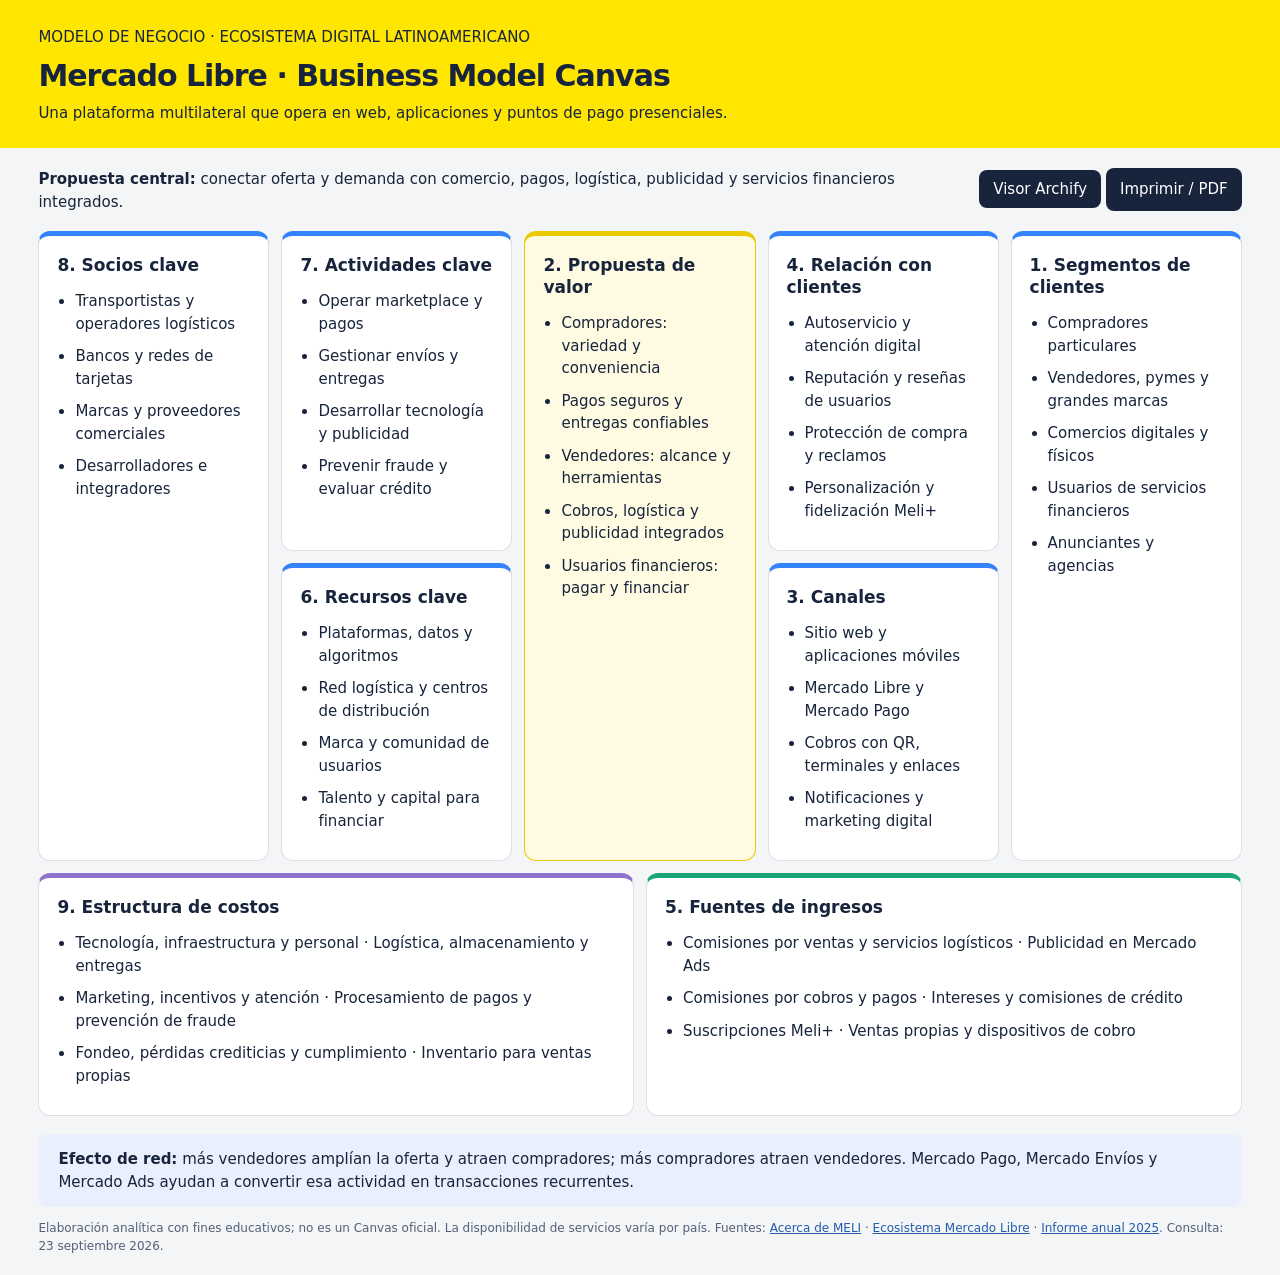
<file: Practica03/canvas/mercado-libre-canvas.html>
<!doctype html><html lang="es"><meta charset="utf-8"><meta name="viewport" content="width=device-width,initial-scale=1"><title>Mercado Libre | Business Model Canvas</title><style>
*{box-sizing:border-box}body{margin:0;background:#f4f5f7;color:#17243b;font:15px/1.5 system-ui,sans-serif}header{background:#ffe600;padding:22px 3vw 20px}header p{margin:4px 0}h1{font-size:30px;letter-spacing:-1px;margin:0}main{padding:20px 3vw}.intro{display:flex;justify-content:space-between;gap:24px;margin:0 0 18px}.intro p{margin:0;max-width:1000px}.actions{white-space:nowrap}button,a.btn{background:#17243b;color:white;border:0;border-radius:8px;padding:10px 14px;font:inherit;text-decoration:none;cursor:pointer}.canvas{display:grid;grid-template-columns:repeat(10,minmax(0,1fr));grid-template-rows:auto auto auto;gap:12px}article{background:white;border:1px solid #dbe0e7;border-top:5px solid #3483fa;border-radius:12px;padding:18px;min-width:0}h2{font-size:17px;line-height:1.3;margin:0 0 14px}ul{padding-left:18px;margin:0}li{margin:0 0 10px}#socios{grid-area:1/1/3/3}#actividades{grid-area:1/3/2/5}#recursos{grid-area:2/3/3/5}#valor{grid-area:1/5/3/7;background:#fffbe2;border-color:#e9ca00}#relacion{grid-area:1/7/2/9}#canales{grid-area:2/7/3/9}#segmentos{grid-area:1/9/3/11}#costos{grid-area:3/1/4/6;border-top-color:#9172cb}#ingresos{grid-area:3/6/4/11;border-top-color:#19a575}.network{margin:18px 0 12px;padding:14px 20px;background:#e9effc;border-radius:10px}footer{font-size:12px;color:#526078}footer a{color:#245bad} @media(min-width:1700px){body{font-size:18px}h2{font-size:21px}article{padding:24px}li{margin-bottom:16px}}@media(max-width:1050px){.canvas{display:flex;flex-wrap:wrap}article{flex:1 1 280px}.intro{display:block}.actions{margin-top:15px}}@media print{@page{size:A3 landscape;margin:10mm}header{padding:12px}main{padding:10px}.actions{display:none}body{background:white;font-size:12px}h2{font-size:15px}article{break-inside:avoid;padding:12px}li{margin-bottom:7px}*{-webkit-print-color-adjust:exact;print-color-adjust:exact}}
</style><header><p>MODELO DE NEGOCIO · ECOSISTEMA DIGITAL LATINOAMERICANO</p><h1>Mercado Libre · Business Model Canvas</h1><p>Una plataforma multilateral que opera en web, aplicaciones y puntos de pago presenciales.</p></header><main><div class="intro"><p><strong>Propuesta central:</strong> conectar oferta y demanda con comercio, pagos, logística, publicidad y servicios financieros integrados.</p><div class="actions"><a class="btn" href="mercado-libre-archify.html">Visor Archify</a> <button onclick="window.print()">Imprimir / PDF</button></div></div><section class="canvas"><article id="socios"><h2>8. Socios clave</h2><ul><li>Transportistas y operadores logísticos</li><li>Bancos y redes de tarjetas</li><li>Marcas y proveedores comerciales</li><li>Desarrolladores e integradores</li></ul></article><article id="actividades"><h2>7. Actividades clave</h2><ul><li>Operar marketplace y pagos</li><li>Gestionar envíos y entregas</li><li>Desarrollar tecnología y publicidad</li><li>Prevenir fraude y evaluar crédito</li></ul></article><article id="recursos"><h2>6. Recursos clave</h2><ul><li>Plataformas, datos y algoritmos</li><li>Red logística y centros de distribución</li><li>Marca y comunidad de usuarios</li><li>Talento y capital para financiar</li></ul></article><article id="valor"><h2>2. Propuesta de valor</h2><ul><li>Compradores: variedad y conveniencia</li><li>Pagos seguros y entregas confiables</li><li>Vendedores: alcance y herramientas</li><li>Cobros, logística y publicidad integrados</li><li>Usuarios financieros: pagar y financiar</li></ul></article><article id="relacion"><h2>4. Relación con clientes</h2><ul><li>Autoservicio y atención digital</li><li>Reputación y reseñas de usuarios</li><li>Protección de compra y reclamos</li><li>Personalización y fidelización Meli+</li></ul></article><article id="canales"><h2>3. Canales</h2><ul><li>Sitio web y aplicaciones móviles</li><li>Mercado Libre y Mercado Pago</li><li>Cobros con QR, terminales y enlaces</li><li>Notificaciones y marketing digital</li></ul></article><article id="segmentos"><h2>1. Segmentos de clientes</h2><ul><li>Compradores particulares</li><li>Vendedores, pymes y grandes marcas</li><li>Comercios digitales y físicos</li><li>Usuarios de servicios financieros</li><li>Anunciantes y agencias</li></ul></article><article id="costos"><h2>9. Estructura de costos</h2><ul><li>Tecnología, infraestructura y personal · Logística, almacenamiento y entregas</li><li>Marketing, incentivos y atención · Procesamiento de pagos y prevención de fraude</li><li>Fondeo, pérdidas crediticias y cumplimiento · Inventario para ventas propias</li></ul></article><article id="ingresos"><h2>5. Fuentes de ingresos</h2><ul><li>Comisiones por ventas y servicios logísticos · Publicidad en Mercado Ads</li><li>Comisiones por cobros y pagos · Intereses y comisiones de crédito</li><li>Suscripciones Meli+ · Ventas propias y dispositivos de cobro</li></ul></article></section><p class="network"><strong>Efecto de red:</strong> más vendedores amplían la oferta y atraen compradores; más compradores atraen vendedores. Mercado Pago, Mercado Envíos y Mercado Ads ayudan a convertir esa actividad en transacciones recurrentes.</p><footer>Elaboración analítica con fines educativos; no es un Canvas oficial. La disponibilidad de servicios varía por país. Fuentes: <a href="https://investor.mercadolibre.com/about-meli">Acerca de MELI</a> · <a href="https://www.mercadolibre.com.mx/institucional/hacemos/ecosistema-mercado-libre">Ecosistema Mercado Libre</a> · <a href="https://www.sec.gov/Archives/edgar/data/1099590/000109959026000006/meli-20251231.htm">Informe anual 2025</a>. Consulta: 23 septiembre 2026.</footer></main></html>
</file>
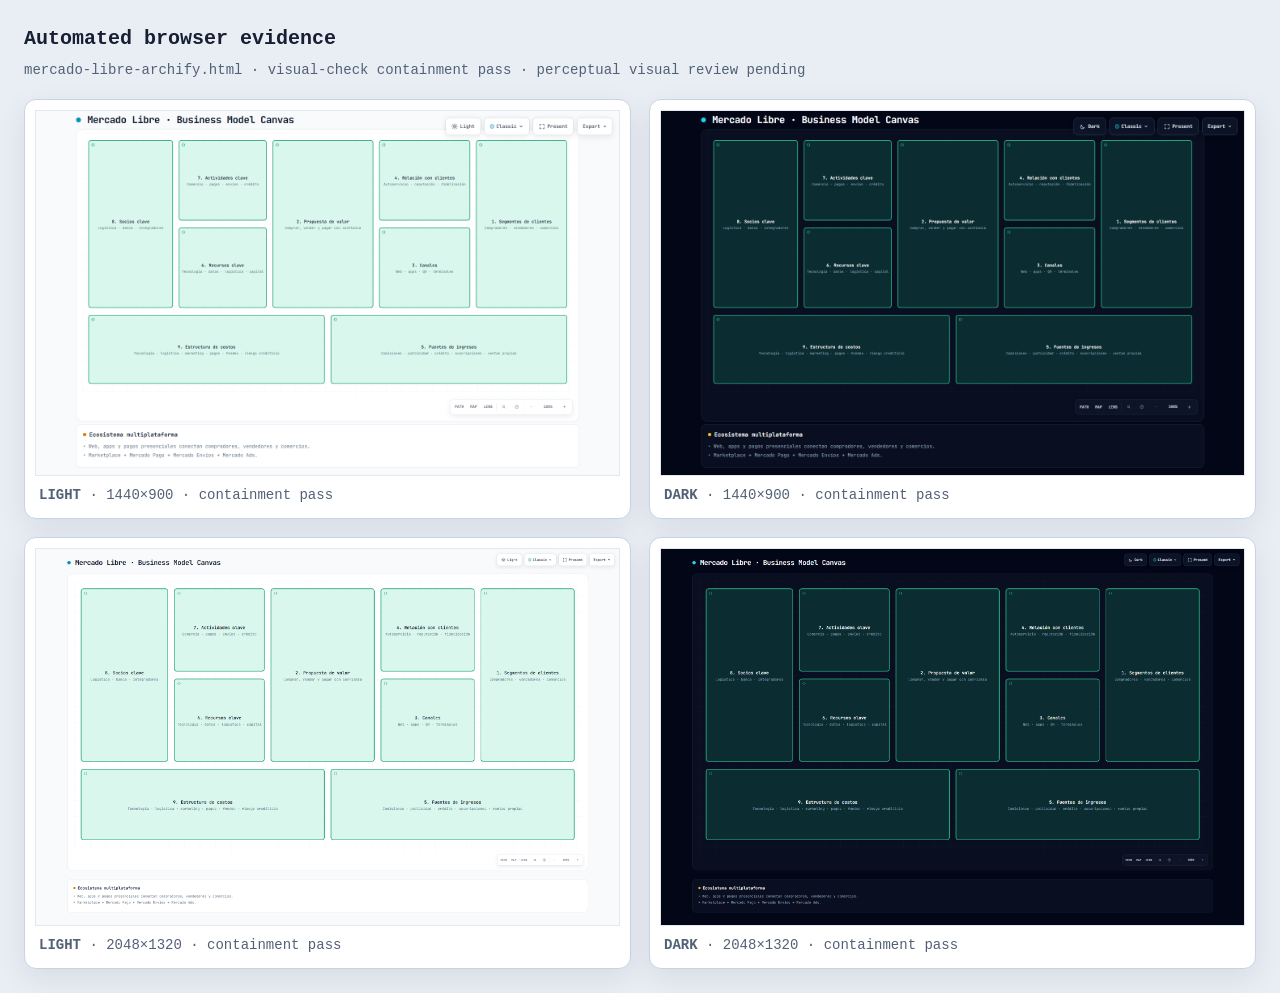
<file: Practica03/visual-check/mercado-libre-archify.visual-check.html>
<!doctype html>
<html lang="en">
<head>
<meta charset="utf-8">
<meta name="viewport" content="width=device-width,initial-scale=1">
<title>Archify automated browser evidence · mercado-libre-archify.html</title>
<style>
*{box-sizing:border-box}body{margin:0;padding:24px;background:#e9eef5;color:#172033;font:14px/1.5 ui-monospace,SFMono-Regular,Menlo,Consolas,monospace}header{max-width:1500px;margin:0 auto 18px}h1{margin:0 0 6px;font-size:20px}p{margin:0;color:#526176}.grid{max-width:1500px;margin:auto;display:grid;grid-template-columns:repeat(2,minmax(0,1fr));gap:18px}figure{margin:0;padding:10px;background:white;border:1px solid #c9d4e3;border-radius:12px;box-shadow:0 10px 30px rgba(15,23,42,.08)}img{display:block;width:100%;height:auto;border:1px solid #e2e8f0}figcaption{padding:9px 4px 2px;color:#526176}@media(max-width:900px){.grid{grid-template-columns:1fr}}
</style>
</head>
<body>
<header><h1>Automated browser evidence</h1><p>mercado-libre-archify.html · visual-check containment pass · perceptual visual review pending</p></header>
<main class="grid">
      <figure>
        <img src="mercado-libre-archify.visual-check.1440x900.light.png" alt="light 1440 by 900">
        <figcaption><strong>LIGHT</strong> · 1440×900 · containment pass</figcaption>
      </figure>
      <figure>
        <img src="mercado-libre-archify.visual-check.1440x900.dark.png" alt="dark 1440 by 900">
        <figcaption><strong>DARK</strong> · 1440×900 · containment pass</figcaption>
      </figure>
      <figure>
        <img src="mercado-libre-archify.visual-check.2048x1320.light.png" alt="light 2048 by 1320">
        <figcaption><strong>LIGHT</strong> · 2048×1320 · containment pass</figcaption>
      </figure>
      <figure>
        <img src="mercado-libre-archify.visual-check.2048x1320.dark.png" alt="dark 2048 by 1320">
        <figcaption><strong>DARK</strong> · 2048×1320 · containment pass</figcaption>
      </figure>
</main>
</body>
</html>
</file>
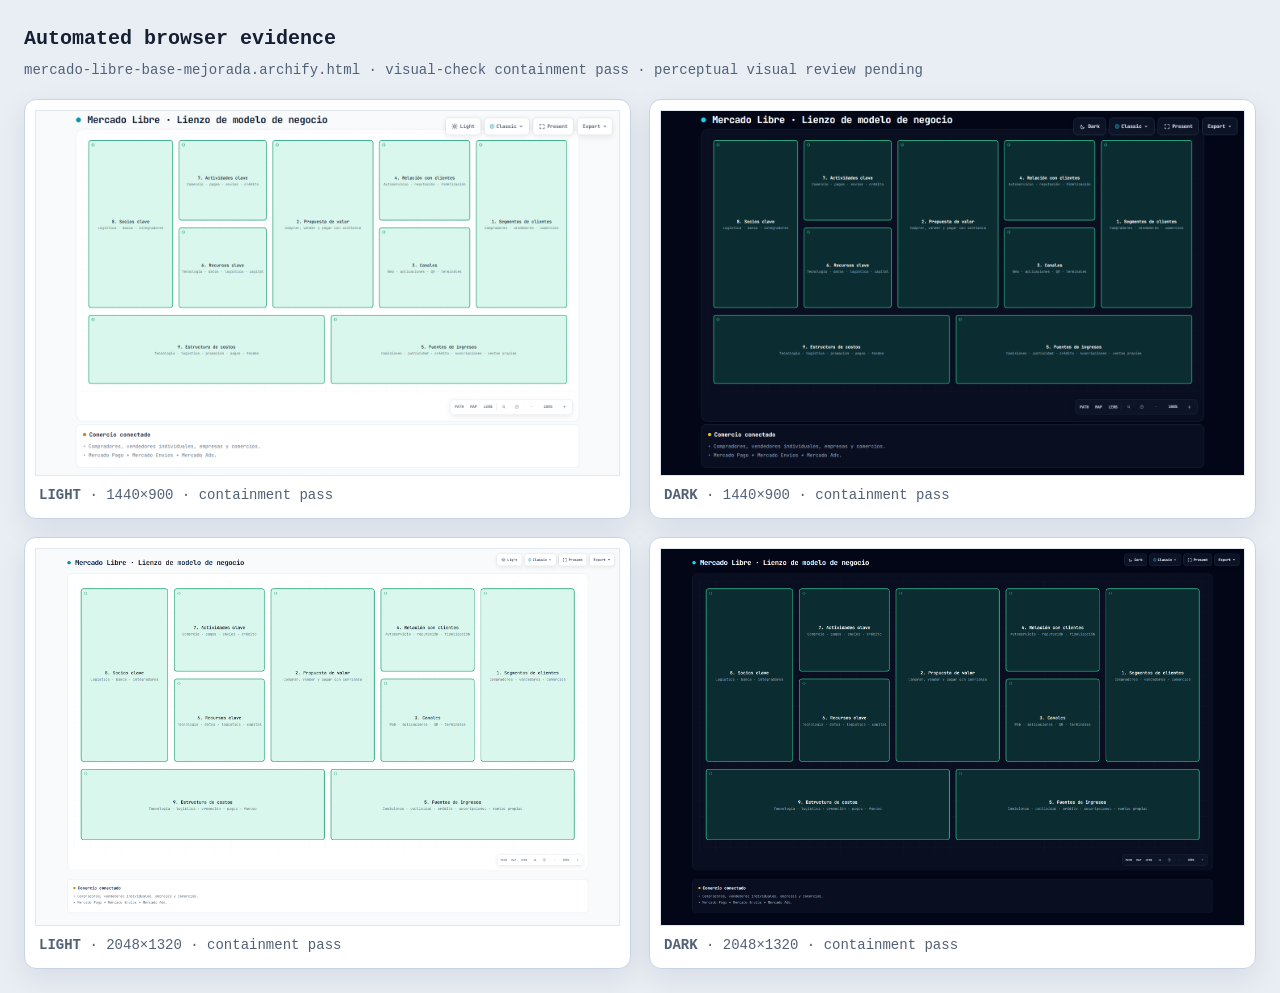
<file: Practica03/visual-check/mercado-libre-base-mejorada.archify.visual-check.html>
<!doctype html>
<html lang="en">
<head>
<meta charset="utf-8">
<meta name="viewport" content="width=device-width,initial-scale=1">
<title>Archify automated browser evidence · mercado-libre-base-mejorada.archify.html</title>
<style>
*{box-sizing:border-box}body{margin:0;padding:24px;background:#e9eef5;color:#172033;font:14px/1.5 ui-monospace,SFMono-Regular,Menlo,Consolas,monospace}header{max-width:1500px;margin:0 auto 18px}h1{margin:0 0 6px;font-size:20px}p{margin:0;color:#526176}.grid{max-width:1500px;margin:auto;display:grid;grid-template-columns:repeat(2,minmax(0,1fr));gap:18px}figure{margin:0;padding:10px;background:white;border:1px solid #c9d4e3;border-radius:12px;box-shadow:0 10px 30px rgba(15,23,42,.08)}img{display:block;width:100%;height:auto;border:1px solid #e2e8f0}figcaption{padding:9px 4px 2px;color:#526176}@media(max-width:900px){.grid{grid-template-columns:1fr}}
</style>
</head>
<body>
<header><h1>Automated browser evidence</h1><p>mercado-libre-base-mejorada.archify.html · visual-check containment pass · perceptual visual review pending</p></header>
<main class="grid">
      <figure>
        <img src="mercado-libre-base-mejorada.archify.visual-check.1440x900.light.png" alt="light 1440 by 900">
        <figcaption><strong>LIGHT</strong> · 1440×900 · containment pass</figcaption>
      </figure>
      <figure>
        <img src="mercado-libre-base-mejorada.archify.visual-check.1440x900.dark.png" alt="dark 1440 by 900">
        <figcaption><strong>DARK</strong> · 1440×900 · containment pass</figcaption>
      </figure>
      <figure>
        <img src="mercado-libre-base-mejorada.archify.visual-check.2048x1320.light.png" alt="light 2048 by 1320">
        <figcaption><strong>LIGHT</strong> · 2048×1320 · containment pass</figcaption>
      </figure>
      <figure>
        <img src="mercado-libre-base-mejorada.archify.visual-check.2048x1320.dark.png" alt="dark 2048 by 1320">
        <figcaption><strong>DARK</strong> · 2048×1320 · containment pass</figcaption>
      </figure>
</main>
</body>
</html>
</file>
<file: styles.css>
@charset "UTF-8";
:root{font-family:Inter,ui-sans-serif,-apple-system,BlinkMacSystemFont,"Segoe UI",sans-serif;color:#23373d;background:#f7f9f8;color-scheme:light;--ink:#162d35;--muted:#758486;--teal:#34786d;--border:#e0e7e4}
*{box-sizing:border-box}html{scroll-behavior:smooth}body{margin:0}a{color:inherit}a:focus-visible{outline:3px solid var(--teal);outline-offset:5px}svg{display:block;width:100%;height:auto}h1,h2,h3,p{margin:0}a{text-underline-offset:4px}.skip-link{position:absolute;left:20px;top:15px;padding:12px;background:#fff;transform:translateY(-150%);z-index:10}.skip-link:focus{transform:none}.topbar{max-width:1280px;margin:auto;padding:25px 40px;display:flex;justify-content:space-between;align-items:center;gap:20px;border-bottom:1px solid var(--border)}.identity{display:flex;align-items:center;gap:13px;text-decoration:none;font-weight:700;font-size:15px;letter-spacing:-.3px}.identity small{display:block;font-size:8px;letter-spacing:1.5px;font-weight:600;color:var(--muted);margin-top:4px}.monogram{height:40px;width:45px;border:1px solid #b7ccc6;border-radius:10px;display:grid;place-items:center;align-content:center;font-size:13px;line-height:1.1;letter-spacing:2px;color:#306d61;background:#edf4f0}.monogram span{font-size:11px}.topbar nav{display:flex;gap:25px;font-size:11px;font-weight:600}.topbar nav a{text-decoration:none;color:#657977}.topbar nav a:hover{color:var(--teal)}main{max-width:1280px;margin:auto;padding:0 40px}.hero{padding:65px 0 60px;display:grid;grid-template-columns:1.25fr 1fr;gap:70px;align-items:center}.eyebrow{font-size:9px;font-weight:700;letter-spacing:2px;color:#6e8981;line-height:1.8}.hero-copy .eyebrow{display:flex;align-items:center;gap:8px}.eyebrow>span{width:6px;height:6px;background:var(--teal);border-radius:50%}h1{font-size:clamp(38px,4.5vw,65px);line-height:1.08;font-weight:750;letter-spacing:-2.5px;color:var(--ink);margin:19px 0 23px}h1 em{font-style:normal;color:var(--teal)}.hero-description{font-size:13px;line-height:1.9;color:#758486;max-width:440px}.primary-link{margin-top:25px;display:inline-flex;align-items:center;gap:25px;background:var(--ink);color:white;padding:15px 20px;border-radius:9px;text-decoration:none;font-size:11px;font-weight:600;transition:background .2s,transform .2s}.primary-link:hover{background:#2b514c;transform:translateY(-2px)}.primary-link span{font-size:17px;color:#b6d5c6}.hero-counts{display:flex;gap:26px;margin-top:36px;color:#82918d;font-size:10px}.hero-counts>span{display:flex;gap:7px;align-items:baseline}.hero-counts strong{color:#38594f;font-size:19px;font-weight:600;letter-spacing:-.5px}.academic-card{background:#eef3ef;border:1px solid #d9e5dd;border-radius:22px;padding:28px 30px;position:relative;overflow:hidden}.academic-card:after{content:"";width:240px;height:240px;border:1px solid #d2e0d7;border-radius:50%;position:absolute;right:-130px;top:-85px;pointer-events:none;box-shadow:0 0 0 20px #e8f0e9,0 0 0 21px #dce7de}.academic-heading{display:flex;gap:12px;align-items:center;position:relative;z-index:1}.academic-symbol{height:28px;width:28px;border:1px solid #adcbb7;border-radius:50%;display:grid;place-items:center;color:var(--teal);font-size:15px}.academic-heading .eyebrow{font-size:8px;letter-spacing:1.7px}.academic-card h2{font-size:30px;line-height:1.2;letter-spacing:-1px;color:#2e5345;margin:17px 0 9px}.university-name{font-size:10px;color:#7b8e82;line-height:1.6}.academic-card dl{display:grid;grid-template-columns:1fr 70px;gap:19px;margin:25px 0}.academic-card dl div:last-child{grid-column:1/-1}.academic-card dt{font-size:9px;color:#8a9b8f;margin-bottom:6px}.academic-card dd{font-size:12px;color:#496350;line-height:1.65;margin:0}.academic-bottom{display:flex;align-items:center;gap:6px;border-top:1px solid #d8e3d9;padding-top:15px;font-size:8px;color:#899c8d}.academic-bottom>span:last-child{margin-left:auto;font-size:7px;letter-spacing:1px}.status-dot{width:5px;height:5px;background:#7aa983;border-radius:50%}.practices{border-top:1px solid var(--border);padding:32px 0 40px;scroll-margin-top:20px}.section-heading{display:flex;justify-content:space-between;align-items:end;gap:20px;margin-bottom:25px}.section-heading h2{font-size:26px;letter-spacing:-.7px;color:var(--ink);margin-top:7px}.section-heading .eyebrow{font-size:8px}.section-heading>p{font-size:11px;color:var(--muted);line-height:1.6}.practice-grid{display:grid;grid-template-columns:repeat(3,minmax(0,1fr));gap:20px}.practice-card{background:white;border:1px solid var(--border);border-radius:17px;overflow:hidden;display:flex;flex-direction:column;min-width:0;box-shadow:0 5px 12px -7px #1a362b14;transition:transform .2s,box-shadow .2s,border-color .2s}.practice-card:hover,.practice-card:focus-within{transform:translateY(-4px);box-shadow:0 16px 28px -15px #1a362b35;border-color:#b6cbc2}.card-art{position:relative;padding:50px 22px 5px;height:206px;border-bottom:1px solid #e8edea}.card-art.architecture{background:#edf4f0}.card-art.canvas{background:#fbf4e3}.card-art.ux{background:#eef2f9}.card-art svg{height:146px;width:100%}.card-number{position:absolute;left:22px;top:19px;font-size:16px;font-weight:650;letter-spacing:-.5px;color:#708c7f}.canvas .card-number{color:#a29370}.ux .card-number{color:#7c8da8}.art-label{position:absolute;right:22px;top:25px;font-size:7px;letter-spacing:1.4px;color:#819489}.canvas .art-label{color:#a39471}.ux .art-label{color:#8898b0}.card-body{padding:22px;display:flex;flex-direction:column;flex:1}.card-meta{display:flex;align-items:center;justify-content:space-between;gap:8px;margin-bottom:16px;font-size:8px;font-weight:700;color:#8d9b96;letter-spacing:1.2px}.signature-badge{padding:5px 8px;background:#f3f6f4;border:1px solid #e4ebe6;border-radius:5px;letter-spacing:0;color:#73847a;font-size:9px;font-weight:500}.card-body h3{font-size:19px;line-height:1.45;letter-spacing:-.45px;color:#263e37;min-height:83px}.card-body>p{font-size:11px;line-height:1.85;color:#8a9790;margin:12px 0 17px;flex:1}.card-tags{display:flex;gap:6px;flex-wrap:wrap;margin-bottom:23px}.card-tags span{font-size:8px;color:#809387;background:#f6f8f5;padding:5px 8px;border-radius:4px}.practice-link{display:flex;align-items:center;justify-content:space-between;border-top:1px solid #e9eee9;padding:16px 0 1px;text-decoration:none;font-size:11px;font-weight:650;color:#477561;min-height:44px}.practice-link span{font-size:18px;transition:transform .2s}.practice-link:hover span{transform:translateX(4px)}.documentation-note{border:1px solid var(--border);border-radius:13px;padding:22px;display:flex;align-items:center;gap:17px;background:#f1f5f2;margin-bottom:42px}.note-symbol{font-size:22px;display:grid;place-items:center;width:38px;height:38px;flex-shrink:0;border-radius:10px;background:#e2ebe4;color:#718776}.documentation-note h2{font-size:12px;color:#536e5e;margin-bottom:6px;font-weight:600}.documentation-note p{font-size:10px;color:#8b9a90;line-height:1.8}.documentation-note>a{white-space:nowrap;margin-left:auto;font-size:10px;text-decoration:none;color:#678272;padding:10px 0}footer{max-width:1280px;margin:auto;border-top:1px solid var(--border);padding:25px 40px 32px;display:flex;justify-content:space-between;gap:20px;flex-wrap:wrap;font-size:9px;color:#94a198}footer>span{color:#72907e;font-weight:600}.footer-divider{color:#b2bfb6;padding:0 7px}footer a{text-decoration:none}.hero-copy,.academic-card,.documentation-note>div{min-width:0}
@media(max-width:1050px){.hero{gap:30px}.practice-grid{grid-template-columns:repeat(2,minmax(0,1fr))}.card-body h3{min-height:0}.practice-card:last-child{grid-column:1/-1;display:grid;grid-template-columns:1fr 1.2fr}.practice-card:last-child .card-art{height:100%;min-height:230px;display:grid;align-content:center;padding-top:35px;border-bottom:0;border-right:1px solid #e8edea}.practice-card:last-child .card-art svg{height:190px}.documentation-note{flex-wrap:wrap}.documentation-note>a{margin-left:55px}}
@media(max-width:700px){.topbar{padding:20px}.topbar nav{gap:15px;font-size:9px}.identity{font-size:13px;gap:9px}.identity small{font-size:6px;letter-spacing:1px}main{padding:0 20px}.hero{padding:35px 0;grid-template-columns:minmax(0,1fr);gap:28px}.hero-copy .eyebrow{font-size:7px;letter-spacing:1.5px}h1{font-size:45px;letter-spacing:-1.8px}.hero-description{font-size:12px}.hero-counts{margin-top:25px}.academic-card{padding:24px}.academic-card h2{font-size:26px}.section-heading{display:block}.section-heading>p{margin-top:12px}.practice-grid{grid-template-columns:minmax(0,1fr);gap:20px}.practice-card:last-child{grid-column:auto;display:flex}.practice-card:last-child .card-art{height:206px;min-height:0;display:block;border-right:0;border-bottom:1px solid #e8edea;padding-top:50px}.practice-card:last-child .card-art svg{height:146px}.card-body h3{font-size:20px}.card-body>p{font-size:12px}.documentation-note{padding:18px;align-items:start}.documentation-note>div{flex:1}.documentation-note>a{margin-left:55px}.documentation-note h2{line-height:1.7}.documentation-note p{font-size:11px}footer{padding:25px 20px;gap:13px}footer p{width:100%;line-height:1.8}.art-label{font-size:6px}}
@media(max-width:350px){.topbar nav{flex-direction:column;gap:8px}.academic-bottom{flex-wrap:wrap}.academic-bottom>span:last-child{margin-left:0}h1{font-size:38px}.hero-counts{gap:16px}.card-body h3{font-size:18px}.academic-card dl{grid-template-columns:minmax(0,1fr) 40px}.card-meta{letter-spacing:.7px}}
@media(prefers-reduced-motion:reduce){html{scroll-behavior:auto}*{transition:none!important}}
</file>
<file: Practica06/sketches/styles.css>
:root{font-family:'Segoe UI',Arial,sans-serif;color:#171717;background:#ececec}*{box-sizing:border-box}body{margin:0}header.page{background:white;border-bottom:3px solid #222;padding:24px 32px}h1{margin:0 0 10px;font-size:28px}p{line-height:1.6}.tools{display:flex;gap:12px;flex-wrap:wrap;align-items:center}a,button{color:inherit}button,.tools a{background:white;border:2px solid #333;padding:9px 14px;text-decoration:none;cursor:pointer;font:inherit}.hint{font-size:14px;color:#555}.board{padding:24px;overflow:auto}.section{background:#fafafa;border:2px dashed #777;padding:20px;margin-bottom:32px;min-width:1120px}.section h2{margin:0 0 6px}.section>p{margin:0 0 20px}.flow{display:grid;grid-template-columns:repeat(4,250px);gap:56px 36px;width:max-content;padding:12px 14px 36px}.screen{position:relative;scroll-margin:24px}.phone{width:250px;height:450px;border:3px solid #222;border-radius:24px;background:white;padding:10px;box-shadow:4px 5px 0 #ccc;display:flex;flex-direction:column}.status{display:flex;justify-content:space-between;font-size:10px;border-bottom:1px solid #aaa;padding:3px 6px 8px}.screen-heading{border-bottom:2px solid #333;padding:10px 4px;min-height:66px}.screen-heading strong{display:block;font-size:16px}.role{font-size:11px;text-transform:uppercase;letter-spacing:1px}.content{padding:10px 4px;flex:1;overflow:auto;font-size:12px}.placeholder{border:2px dashed #888;background:repeating-linear-gradient(45deg,#fff,#fff 7px,#eee 7px,#eee 8px);display:grid;place-items:center;min-height:76px;color:#444;margin:8px 0}.field,.row{border:1px solid #888;padding:9px;margin:7px 0}.row{display:flex;justify-content:space-between;gap:7px}.cta{display:block;border:2px solid #222;text-decoration:none;padding:8px;text-align:center;margin:8px 0;font-weight:600;background:#eee}.secondary{background:white;font-weight:400}.nav{border-top:2px solid #333;display:flex;justify-content:space-around;padding:8px 0;font-size:10px}.nav a{text-decoration:none}.caption{font-size:12px;line-height:1.5;margin:9px 0 0;max-width:250px}.arrow{position:absolute;left:252px;top:205px;width:32px;text-align:center;font-size:28px;font-weight:bold}.continuation{position:absolute;bottom:-39px;left:5px;border:1px dashed #777;background:white;padding:5px;font-size:11px}.tag{border:1px solid #444;padding:2px 5px;display:inline-block;margin-bottom:4px;font-size:11px}.route-note{border-left:4px solid #333;padding:12px;background:#eee;max-width:1100px}.mini{font-size:11px}.checks{line-height:2}.success{border:2px solid #333;text-align:center;padding:16px;margin:10px 0;font-size:17px}.bars{height:100px;display:flex;align-items:end;gap:14px;border-bottom:2px solid black;padding:0 15px}.bars span{width:30px;background:#aaa;border:1px solid #333}footer.page{padding:10px 32px 30px}.focused .screen{display:none}.focused .screen.selected{display:block}.focused .section{display:none;min-width:0}.focused .section.selected{display:block}.focused .flow{grid-template-columns:250px}.focused .arrow,.focused .continuation{display:none}@media print{header.page .tools,.hint{display:none}.board{overflow:visible;padding:0}.section{min-width:0;break-before:page;border:0;padding:5px}.flow{grid-template-columns:repeat(3,250px);gap:35px 20px}.arrow,.continuation{display:none}.screen{break-inside:avoid}.phone{box-shadow:none}body{background:white}@page{size:A4 landscape;margin:10mm}}
:root{color-scheme:light}.overview{border:2px solid #333;background:white;padding:20px;margin-bottom:32px;width:max-content}.overview h2{margin:0}.overview a:hover rect,.overview a:focus rect{stroke-width:4}.focused .overview{display:none}.overview svg{display:block}@media print{.overview{display:none}}
</file>
<file: Practica06/final/styles.css>
@charset "UTF-8";
/* Componentes y recursos nativos del prototipo, sin fuentes o imágenes externas. */
:root{--yellow:#ffe600;--blue:#3483fa;--dark-blue:#233a66;--green:#00a650;--background:#f5f5f5;--white:#fff;--text:#222;--secondary-text:#6b7280;--border:#e5e7eb;--ink:#172b4d;--radius:18px;font-family:Inter,ui-sans-serif,-apple-system,BlinkMacSystemFont,"Segoe UI",sans-serif;color:var(--text);background:#f4f5f7;color-scheme:light}
*{box-sizing:border-box}body{margin:0}button,input,select,textarea{font:inherit}button,a,input,select,textarea{-webkit-tap-highlight-color:transparent}button,a{touch-action:manipulation}button{cursor:pointer}a{color:inherit}button:focus-visible,a:focus-visible,input:focus-visible,textarea:focus-visible,select:focus-visible{outline:3px solid var(--blue);outline-offset:4px}button{color:inherit}h1,h2,h3,p{margin:0}button svg,a svg{pointer-events:none}svg{display:block}button:disabled{cursor:default;opacity:.45}
.site-header{height:88px;padding:0 5%;display:flex;justify-content:space-between;align-items:center;border-bottom:1px solid #dfe3e9;background:#fff}.back-link{font-size:13px;text-decoration:none;font-weight:600}.wordmark{display:flex;align-items:center;gap:8px;font-size:27px;letter-spacing:-1.5px;font-weight:800;text-decoration:none;color:var(--dark-blue)}.wordmark-dot{color:var(--blue);margin-left:-6px}.brand-mark{display:inline-grid;place-items:center;background:var(--yellow);color:var(--dark-blue);height:35px;width:35px;border-radius:12px;font-weight:900;font-size:27px;font-style:italic}.stage-label{font-size:10px;letter-spacing:1.6px;font-weight:700;color:var(--secondary-text)}.stage-label span{margin:0 12px;color:#adb4c0}main{max-width:1800px;margin:auto;padding:0 5%}.intro{padding:65px 0 43px;display:flex;align-items:center;justify-content:space-between;gap:30px}.eyebrow{font-size:10px;letter-spacing:2px;font-weight:800;color:var(--secondary-text)}h1{font-size:clamp(30px,3.6vw,57px);line-height:1.15;letter-spacing:-2px;margin:16px 0 20px;color:var(--ink);font-weight:750}h1 span{color:#7e899b}.intro-copy{font-size:14px;line-height:1.8;color:var(--secondary-text)}.intro-aside{text-align:right;min-width:250px}.version-chip{display:inline-flex;gap:8px;align-items:center;font-size:11px;padding:9px 12px;border:1px solid #d8e0dc;border-radius:30px;background:#f0f7f1;color:#377952;margin-bottom:18px}.version-chip span{width:6px;height:6px;border-radius:50%;background:var(--green)}.intro-aside>p{font-size:14px;margin:8px 0}.intro-aside>p strong{font-size:24px;color:var(--ink)}.intro-aside>p>span{margin:0 12px;color:#aaa}.small{font-size:11px!important;color:var(--secondary-text);line-height:1.7}.button{border:0;border-radius:12px;padding:14px 18px;font-size:13px;font-weight:650;display:flex;align-items:center;justify-content:center;gap:10px;text-decoration:none;min-height:48px;width:100%;background:var(--blue);color:white;transition:filter .15s,transform .15s}.button:hover{filter:brightness(.94);transform:translateY(-1px)}.button.dark{background:var(--dark-blue)}.intro-aside .button{margin-top:20px}.button.yellow{background:var(--yellow);color:var(--dark-blue)}.button.secondary{background:#edf4ff;color:#245ba7}.button.ghost{background:transparent;color:#3965a7}.text-button{border:0;background:none;color:#46618e;font-size:12px;font-weight:650;padding:10px}.board-tools{display:flex;align-items:center;justify-content:space-between;gap:15px;padding:20px 0;border-top:1px solid #dce1e8;border-bottom:1px solid #dce1e8;position:sticky;top:0;background:#f4f5f7f5;backdrop-filter:blur(15px);z-index:5}.board-tools>div{display:flex;gap:26px}.board-tools a{font-size:12px;text-decoration:none;font-weight:650;color:#4c5f7b}.board-tools a span{margin-left:6px;padding:3px 6px;border-radius:5px;background:#e5e9ef;font-size:10px}.route-guide{padding:25px 0}.access-route{display:flex;align-items:center;gap:10px;flex-wrap:wrap;margin:14px 0}.access-route button{border:1px solid #dce2eb;border-radius:8px;background:white;padding:10px;font-size:11px;color:var(--dark-blue);font-weight:600}.access-route .buyer-route{background:#e7f0ff;border-color:#c9dcfa}.access-route .seller-route{background:#eaf6ee;border-color:#d0e4d6}.access-route>span{color:#8b97ab}.route-guide p{font-size:11px;line-height:1.8;color:var(--secondary-text)}.route-guide p span{padding:0 8px}
.flow-section{padding:30px 0 36px;scroll-margin-top:75px;border-top:1px solid #dce1e8}.section-header{display:flex;justify-content:space-between;gap:20px;align-items:center;margin-bottom:26px}.section-title{display:flex;gap:14px;align-items:center}.section-number{width:40px;height:40px;border:1px solid #d9dee7;background:white;border-radius:12px;display:grid;place-items:center;font-size:12px;color:#8b96a7}.section-title h2{font-size:22px;letter-spacing:-.6px;color:var(--ink);margin:0 0 6px}.section-title p,.scroll-hint{font-size:11px;color:var(--secondary-text);line-height:1.6}.scroll-hint{white-space:nowrap}.flow-viewport{overflow-x:auto;padding:2px 5px 26px;scrollbar-color:#c6cfdd #e6eaf0;scrollbar-width:thin}.flow-strip{display:flex;gap:0;width:max-content}.screen-card{width:390px;flex:0 0 390px}.external-label{display:flex;gap:8px;align-items:center;min-height:32px;margin-bottom:13px}.screen-id{font-size:12px;color:var(--ink);font-weight:800}.badge{padding:5px 8px;border-radius:5px;font-size:8px;font-weight:750;letter-spacing:1px;background:#e4e8ee;color:#506079}.badge.buyer{color:#2363b2;background:#e3edfc}.badge.seller{color:#38724a;background:#e2efe6}.screen-caption{font-size:12px;color:var(--secondary-text);margin:15px 0 4px}.screen-caption strong{display:block;color:var(--ink);font-size:14px;margin-bottom:5px}.screen-caption button{border:0;background:transparent;padding:0;color:#4370ab;font-size:11px}.connector{width:70px;flex:0 0 70px;display:flex;flex-direction:column;align-items:center;justify-content:center;padding-bottom:40px;color:#8996aa;gap:8px}.connector .line{height:1px;width:40px;background:#acb8c9;position:relative}.connector .line:after{content:"";position:absolute;right:0;top:-3px;width:6px;height:6px;border-top:1px solid #acb8c9;border-right:1px solid #acb8c9;transform:rotate(45deg)}.connector small{font-size:8px;text-transform:uppercase;letter-spacing:1px}.shared-note{font-size:11px;color:#718096;padding-top:12px}
.phone{width:390px;height:844px;background:#fbfcfe;border:7px solid #18243a;border-radius:47px;box-shadow:0 18px 35px -18px #25395455,0 0 0 1px #a6adb7;overflow:hidden;display:flex;flex-direction:column;position:relative}.status-bar{height:43px;flex:0 0 43px;padding:12px 23px 4px;display:flex;align-items:center;justify-content:space-between;font-size:12px;font-weight:750;color:var(--ink);background:white}.island{width:89px;height:23px;background:#18243a;border-radius:20px;position:absolute;top:7px;left:50%;transform:translateX(-50%)}.status-icons{display:flex;gap:5px;align-items:center}.status-icons svg{width:15px;height:15px}.app-header{height:60px;flex:0 0 60px;display:flex;align-items:center;gap:10px;padding:0 19px;background:white;border-bottom:1px solid #edf0f4}.app-header h3{font-size:15px;font-weight:700;flex:1;color:var(--ink);letter-spacing:-.3px}.icon-button{border:0;display:grid;place-items:center;width:30px;height:35px;background:transparent;color:var(--ink);padding:0}.icon-button svg{width:21px;height:21px}.app-header .brand-mark{height:28px;width:28px;font-size:22px;border-radius:9px}.app-header .brand-name{font-size:22px;letter-spacing:-1px;font-weight:800;color:var(--dark-blue)}.app-content{flex:1;min-height:0;overflow-y:auto;padding:22px 20px;scrollbar-width:thin;scrollbar-color:#d8dee8 transparent;background:#f7f8fa}.app-content.auth{background:white;display:flex;flex-direction:column;justify-content:center;padding:26px}.bottom-nav{display:flex;flex:0 0 63px;border-top:1px solid #e9edf2;background:white;align-items:center;justify-content:space-around;padding:8px 10px 2px}.bottom-nav a{font-size:9px;text-decoration:none;display:flex;align-items:center;gap:4px;flex-direction:column;color:#96a0b0;min-width:48px}.bottom-nav svg{width:21px;height:21px}.bottom-nav .active{color:var(--blue)}.home-indicator{height:23px;flex:0 0 23px;background:white;display:grid;place-items:center}.home-indicator:after{content:"";width:118px;height:4px;background:#1d2b40;border-radius:5px}.phone h2{font-size:26px;line-height:1.2;letter-spacing:-.9px;color:var(--ink);margin-bottom:12px}.phone h4{font-size:14px;color:var(--ink);margin:0 0 13px;font-weight:700}.muted{color:var(--secondary-text);font-size:12px;line-height:1.7}.phone p{font-size:12px;line-height:1.65}.phone .eyebrow{font-size:9px;margin-bottom:10px}.phone .button{margin-top:12px}.phone .button svg{width:18px;height:18px}.auth-logo{margin-bottom:30px;display:flex;align-items:center;gap:8px;font-size:24px;font-weight:800;color:var(--dark-blue)}.auth-logo .brand-mark{height:40px;width:40px;font-size:31px}.auth-art{margin:15px auto 32px;position:relative;width:220px;height:180px;display:grid;place-items:center;background:#edf4ff;border-radius:60% 40% 50% 35%}.auth-art svg{width:125px;height:125px;color:var(--dark-blue)}.auth-art .floating{position:absolute;right:-10px;bottom:12px;background:var(--yellow);border-radius:14px;padding:12px;color:var(--ink);box-shadow:0 8px 14px #142e5210}.auth-art .floating svg{width:27px;height:27px}.splash{text-align:center;background:linear-gradient(170deg,#fff 10%,#eff4fb)!important;padding:35px 26px!important;justify-content:space-around!important}.splash .auth-logo{justify-content:center}.splash h2{font-size:34px}.splash .button{margin-top:25px}.field{display:block;margin-top:17px;font-size:11px;font-weight:600;color:#40516d}.field input,.field select,.field textarea{width:100%;border:1px solid #dce2ea;background:#fbfcfe;border-radius:10px;padding:13px 12px;margin-top:7px;font-size:12px;color:var(--ink);min-height:44px;resize:vertical}.field textarea{min-height:86px}.field-note{font-size:10px;color:#94a0b2;line-height:1.5;margin-top:6px}.auth .button{margin-top:22px}.divider{display:flex;align-items:center;gap:10px;font-size:10px;color:#929bab;margin:22px 0 0}.divider:before,.divider:after{content:"";height:1px;flex:1;background:#e8ecf1}.check-label{display:flex;align-items:center;gap:8px;font-size:10px;color:#6b778b;margin:18px 0;line-height:1.6}.check-label input{accent-color:var(--blue)}.trust{display:flex;align-items:center;justify-content:center;gap:5px;font-size:10px;color:#8895a7;margin-top:20px}.trust svg{height:13px;width:13px}.search-box{display:flex;align-items:center;gap:10px;background:white;border:1px solid #e2e8f0;border-radius:12px;padding:13px;color:#91a0b5;text-decoration:none;font-size:12px;width:100%}.search-box svg{height:18px;width:18px;flex-shrink:0}.search-box input{background:transparent;min-width:0;border:0;outline:none;font-size:12px;width:100%;color:var(--ink)}.location{font-size:10px;display:flex;align-items:center;gap:6px;color:#8190a7;margin-bottom:15px}.location svg{height:13px;width:13px}.location strong{color:#4d6180}.banner{margin-top:20px;padding:22px 18px;border-radius:17px;background:var(--dark-blue);color:white;position:relative;overflow:hidden;min-height:156px}.banner .eyebrow{color:#bac9e2;font-size:8px}.banner h3{font-size:23px;line-height:1.2;letter-spacing:-.7px;width:65%;margin:8px 0}.banner p{font-size:10px;color:#d6e0f2}.banner .product-art{position:absolute;width:138px;height:138px;right:-12px;top:20px;transform:rotate(-12deg);opacity:.95}.banner a{display:inline-block;font-size:10px;color:var(--dark-blue);background:var(--yellow);border-radius:6px;padding:7px 9px;text-decoration:none;margin-top:12px;font-weight:700}.categories{display:flex;justify-content:space-between;margin:20px 0}.category{border:0;background:none;padding:0;color:#697991;font-size:9px;display:flex;align-items:center;gap:7px;flex-direction:column}.category span{background:white;border:1px solid #e7ebf1;border-radius:15px;height:48px;width:48px;display:grid;place-items:center;color:#435a7c}.category svg{width:23px;height:23px}.section-row{display:flex;justify-content:space-between;align-items:center;margin:22px 0 12px}.section-row h4{margin:0}.section-row a{font-size:10px;text-decoration:none;color:var(--blue)}.products-grid{display:grid;grid-template-columns:1fr 1fr;gap:11px}.product-card{border:1px solid #e8ecf1;border-radius:14px;overflow:hidden;background:white;text-decoration:none;display:block;padding:0 10px 12px;position:relative}.product-picture{height:112px;background:#f1f4f8;display:grid;place-items:center;margin:0 -10px 10px}.product-art{width:100%;height:100%;max-width:240px;max-height:240px}.product-card .product-picture .product-art{width:112px;height:112px}.product-card .name{font-size:10px;line-height:1.5;color:#4c5a70;min-height:30px}.old-price{font-size:10px;color:#96a0ae;text-decoration:line-through;margin-top:5px}.price{font-size:23px;font-weight:700;color:var(--ink);letter-spacing:-.8px}.product-card .price{font-size:17px;letter-spacing:-.4px}.discount{color:var(--green);font-size:10px;font-weight:600}.delivery{color:var(--green);font-size:10px;margin-top:5px;font-weight:600}.rating{font-size:10px;color:#7b8798;margin-top:5px}.rating .stars{color:#e5a12b;letter-spacing:1px}.card{border:1px solid #e5eaf0;background:white;border-radius:14px;padding:17px;margin:12px 0}.card.soft{background:#edf4ff;border-color:#dce8f9}.card.green{background:#edf8f0;border-color:#d8eddf}.row{display:flex;align-items:center;justify-content:space-between;gap:12px;margin:9px 0;font-size:12px;color:#6f7c90}.row strong{color:var(--ink);font-size:12px;font-weight:650}.row.total{padding-top:13px;border-top:1px solid #e8edf3;margin-top:14px}.row.total strong{font-size:20px}.tag{display:inline-flex;font-size:9px;padding:5px 8px;border-radius:6px;color:#327650;background:#eaf6ed;font-weight:650;align-items:center;gap:5px}.tag.blue{background:#edf4ff;color:#3873c1}.tag.orange{background:#fff5e7;color:#ab7326}.tag svg{width:12px;height:12px}.list-item{display:flex;align-items:center;gap:12px;min-height:60px;border-bottom:1px solid #eef1f5;padding:10px 0;text-decoration:none}.list-item:last-child{border:0}.list-item .list-icon{width:40px;height:40px;border-radius:12px;background:#edf3fc;color:#4b73b5;display:grid;place-items:center;flex-shrink:0}.list-icon svg{height:19px;width:19px}.list-item .list-copy{flex:1;min-width:0}.list-copy strong{display:block;font-size:12px;color:var(--ink);font-weight:650}.list-copy p{font-size:10px;color:#7b8799;margin-top:4px}.chevron{color:#9ba7b8;font-size:18px}.avatar{height:65px;width:65px;border-radius:50%;display:grid;place-items:center;background:#e4edfa;color:var(--dark-blue);font-size:22px;font-weight:700;position:relative}.profile-head{display:flex;gap:15px;align-items:center;margin:6px 0 22px}.profile-head h2{font-size:20px;margin:0 0 5px}.profile-head p{font-size:10px;color:#8693a6}.profile-head .tag{margin-top:8px}.filter-pills{display:flex;gap:7px;margin:16px 0;flex-wrap:wrap}.pill{border:1px solid #dfe6ef;background:white;border-radius:20px;padding:8px 11px;font-size:10px;color:#728198}.pill.active{background:#e7f0ff;color:#2a64b5;border-color:#c3d9f8}.detail-hero{height:228px;border-radius:17px;display:grid;place-items:center;background:linear-gradient(140deg,#edf1f6,#e4eaf1);position:relative}.detail-hero .product-art{width:230px;height:230px}.detail-hero .heart{position:absolute;right:12px;top:12px;background:#ffffffcc;border-radius:50%;height:32px;width:32px}.gallery{display:flex;justify-content:center;gap:7px;margin:12px 0 17px}.gallery button{border:0;width:6px;height:6px;border-radius:50%;padding:0;background:#ccd5e2}.gallery .active{width:19px;border-radius:5px;background:var(--blue)}.product-title{font-size:18px!important;color:var(--ink);line-height:1.45!important;letter-spacing:-.4px;margin:9px 0}.price-line{display:flex;align-items:center;gap:12px}.price-line .price{font-size:30px}.info-line{display:flex;align-items:start;gap:9px;font-size:11px;margin:10px 0;color:#6e7d92;line-height:1.6}.info-line svg{width:17px;height:17px;flex-shrink:0;color:var(--green)}.mini-product{display:flex;align-items:center;gap:13px}.mini-picture{height:84px;width:84px;flex-shrink:0;border-radius:12px;background:#f0f3f8;display:grid;place-items:center}.mini-picture .product-art{height:78px;width:78px}.mini-product .product-title{font-size:12px!important;margin:0 0 6px}.mini-product .price{font-size:18px}.mini-product>div:last-child{flex:1}.quantity{display:inline-flex;align-items:center;gap:14px;background:#f1f4f8;border-radius:8px;padding:4px;margin-top:10px;font-size:11px}.quantity button{background:white;border:1px solid #dbe2ed;border-radius:5px;width:24px;height:24px;color:#47638b}.checkout-steps{display:flex;justify-content:space-between;gap:3px;margin:0 0 23px}.step{font-size:8px;color:#a5afbf;text-align:center;flex:1;position:relative}.step:before{content:"";position:absolute;top:12px;height:1px;background:#dbe1eb;left:-50%;width:100%}.step:first-child:before{display:none}.step b{position:relative;z-index:1;background:#e9edf3;border:3px solid #f7f8fa;width:29px;height:29px;display:grid;place-items:center;border-radius:50%;margin:0 auto 5px;font-size:9px;color:#8b98ae}.step.active{color:#345f9f;font-weight:650}.step.active b{background:var(--blue);color:white}.option-card{display:flex;align-items:start;gap:10px;background:white;border:1px solid #e1e7ef;border-radius:13px;padding:17px;margin:12px 0;cursor:pointer}.option-card:has(input:checked){border:1.5px solid var(--blue);background:#f5f9ff}.option-card input{accent-color:var(--blue);margin:3px 0 0}.option-card>div{flex:1}.option-card strong{font-size:12px;color:var(--ink)}.option-card p{font-size:11px;color:#7b8799;margin-top:6px}.option-card svg{height:23px;width:23px;color:#5474a6}.success-icon{margin:30px auto 22px;width:80px;height:80px;border-radius:50%;background:#e4f6eb;box-shadow:0 0 0 12px #effaf3;display:grid;place-items:center;color:var(--green)}.success-icon svg{width:37px;height:37px}.success-copy{text-align:center;margin-bottom:25px}.success-copy h2{font-size:26px;margin-bottom:10px}.success-copy p{color:#7c8b9e;font-size:12px}.timeline{margin:23px 0}.timeline-item{position:relative;display:flex;gap:16px;min-height:77px;padding-bottom:18px}.timeline-item:before{content:"";position:absolute;left:11px;top:25px;bottom:0;width:2px;background:#dce3ec}.timeline-item:last-child:before{display:none}.timeline-item.done:before{background:#96d5ad}.timeline-dot{position:relative;width:24px;height:24px;display:grid;place-items:center;border-radius:50%;background:#e5f5eb;color:var(--green);font-size:12px;flex-shrink:0}.timeline-item.current .timeline-dot{background:var(--blue);color:white;box-shadow:0 0 0 5px #e6efff}.timeline-item.waiting .timeline-dot{background:#f1f4f8;border:1px solid #cbd4e0;color:#98a6b8}.timeline-item strong{font-size:12px;color:var(--ink)}.timeline-item p{font-size:10px;color:#8995a6;margin-top:6px}.rating-picker{display:flex;justify-content:center;gap:7px;margin:23px 0 10px}.rating-picker button{font-size:33px;color:#e4a42e;border:0;background:none;padding:0 3px}.center{text-align:center}.dashboard-hero{background:var(--dark-blue);color:white;border-radius:18px;padding:21px;margin:16px 0}.dashboard-hero p{color:#b5c7e3;font-size:11px}.dashboard-hero .income{font-size:34px;letter-spacing:-1px;font-weight:700;margin:10px 0}.dashboard-hero .tag{background:#ffffff15;color:#b6e7c8}.dashboard-hero .row{color:#becde4;font-size:10px;margin-top:18px}.metric-grid{display:grid;grid-template-columns:1fr 1fr;gap:10px;margin:15px 0}.metric{border:1px solid #e5eaf0;background:white;border-radius:14px;padding:16px}.metric svg{width:18px;height:18px;color:#607ca7;margin-bottom:14px}.metric strong{display:block;font-size:23px;color:var(--ink);letter-spacing:-.6px}.metric p{font-size:10px;color:#8a96a8;margin-top:5px}.metric small{color:var(--green);font-size:9px}.reputation{display:flex;gap:4px;margin:13px 0}.reputation span{height:6px;flex:1;background:#e4e9ef;border-radius:4px}.reputation span:nth-child(-n+4){background:#66ba85}.reputation span:last-child{background:#00984a}.upload-grid{display:grid;grid-template-columns:1fr 1fr;gap:12px;margin:18px 0}.upload-photo{height:137px;border:1px solid #dce4f0;border-radius:13px;background:#edf2f8;display:grid;place-items:center;position:relative}.upload-photo .product-art{height:120px;width:120px}.upload-photo .tag{position:absolute;bottom:6px;left:8px;font-size:8px}.upload-photo.add{border:1px dashed #aac0df;background:#f7faff;color:#7092c4;font-size:11px;text-align:center;cursor:pointer}.upload-photo.add svg{width:30px;height:30px;margin:0 auto 10px}.upload-photo input{position:absolute;inset:0;opacity:0;cursor:pointer;width:100%;height:100%}.chart{height:160px;width:100%;margin-top:18px}.chart-labels{display:flex;justify-content:space-between;color:#93a0b3;font-size:9px}.rank{display:flex;align-items:center;gap:11px;margin:14px 0}.rank .number{color:#93a0b3;font-size:11px}.rank .mini-picture{width:46px;height:46px;border-radius:8px}.rank .product-art{width:45px;height:45px}.rank>div:last-child{flex:1}.rank strong{font-size:11px;color:var(--ink);display:block}.rank p{color:#8d99aa;font-size:10px}.rank-bar{height:4px;background:#edf1f6;border-radius:4px;margin-top:6px;overflow:hidden}.rank-bar span{height:100%;display:block;background:#7ca9e9;border-radius:4px}.tip{border-radius:12px;background:#fff9de;padding:14px;display:flex;gap:10px;margin:18px 0;font-size:10px;line-height:1.7;color:#8b782b}.tip svg{height:18px;width:18px;flex-shrink:0}.shipping-label{border:1px dashed #b9c6d8;background:#fff;border-radius:12px;padding:17px;text-align:center;margin:15px 0}.barcode{height:37px;width:180px;margin:15px auto;background:repeating-linear-gradient(90deg,#203754 0,#203754 2px,white 2px,white 5px,#203754 5px,#203754 6px,white 6px,white 10px)}.site-footer{padding:38px 5%;background:#fff;border-top:1px solid #e0e5ec;display:flex;flex-wrap:wrap;align-items:center;justify-content:space-between;gap:20px}.site-footer .brand-mark{height:27px;width:27px;font-size:21px;margin-right:8px}.site-footer strong{font-size:12px;color:var(--ink)}.site-footer p{font-size:10px;color:#8794a5;margin-top:10px}.site-footer a{font-size:12px;color:#4c6a96;text-decoration:none}.site-footer>.small{width:100%}
dialog{border:1px solid #dfe6f0;border-radius:23px;padding:18px 22px;background:#f4f5f7;max-width:calc(100vw - 20px);max-height:95vh;color:var(--ink)}dialog::backdrop{background:#10223bb8;backdrop-filter:blur(7px)}.dialog-toolbar{display:flex;justify-content:space-between;align-items:center;gap:10px;margin-bottom:18px}.dialog-toolbar h2{font-size:14px;margin-top:6px}.dialog-toolbar .eyebrow{font-size:8px}.close-button{border:1px solid #d4dde9;border-radius:50%;background:white;width:32px;height:32px}.dialog-actions{display:flex;justify-content:space-between;margin-top:12px}.dialog-actions .text-button{font-size:11px}#prototype-screen .phone{box-shadow:none}.no-script{padding:40px}#toast{position:fixed;bottom:24px;left:50%;transform:translate(-50%,20px);background:#233a66;color:white;padding:13px 22px;border-radius:12px;font-size:12px;max-width:90vw;opacity:0;transition:.2s;pointer-events:none;z-index:20}#toast.visible{opacity:1;transform:translate(-50%,0)}.board-empty{padding:30px}
.pill{display:inline-flex;align-items:center;gap:5px}.pill svg{width:14px;height:14px}
@media(min-width:1800px){main{padding:0 80px}}@media(max-width:700px){.site-header{height:72px;padding:0 20px}.stage-label{display:none}.wordmark{font-size:23px}main{padding:0 20px}.intro{padding:35px 0;display:block}.intro-aside{text-align:left;margin-top:24px}.intro-aside .button{max-width:265px}h1{letter-spacing:-1.2px}.intro-copy{font-size:12px}.board-tools{position:static;align-items:start;flex-direction:column;padding:15px 0}.board-tools>div{gap:12px;flex-wrap:wrap}.board-tools a{font-size:10px}.section-header{display:block}.section-title h2{font-size:20px}.scroll-hint{margin:15px 0 0}.route-guide p span{padding:0 3px}.screen-card{width:calc(100vw - 50px);flex-basis:calc(100vw - 50px);max-width:390px}.phone{width:100%;height:844px}.phone h2{font-size:24px}.phone h2.product-title{font-size:17px!important}.connector{width:45px;flex-basis:45px}.connector .line{width:27px}.site-footer{padding:30px 20px}dialog{padding:12px;max-width:calc(100vw - 14px)}#prototype-screen{width:min(390px,calc(100vw - 42px))}.dialog-toolbar h2{font-size:12px}.dialog-toolbar .eyebrow{letter-spacing:1px}}@media(prefers-reduced-motion:reduce){*{scroll-behavior:auto!important;transition:none!important}}@media print{.site-header,.intro,.board-tools,.route-guide,.connector,.scroll-hint,.site-footer{display:none}main{padding:0}.flow-section{break-before:page}.flow-viewport{overflow:visible}.flow-strip{display:grid;grid-template-columns:repeat(2,390px);gap:30px;width:auto}.screen-card{break-inside:avoid}.phone{box-shadow:none}.app-content{overflow:visible}.phone{overflow:hidden}@page{size:A4 landscape;margin:8mm}}
</file>
